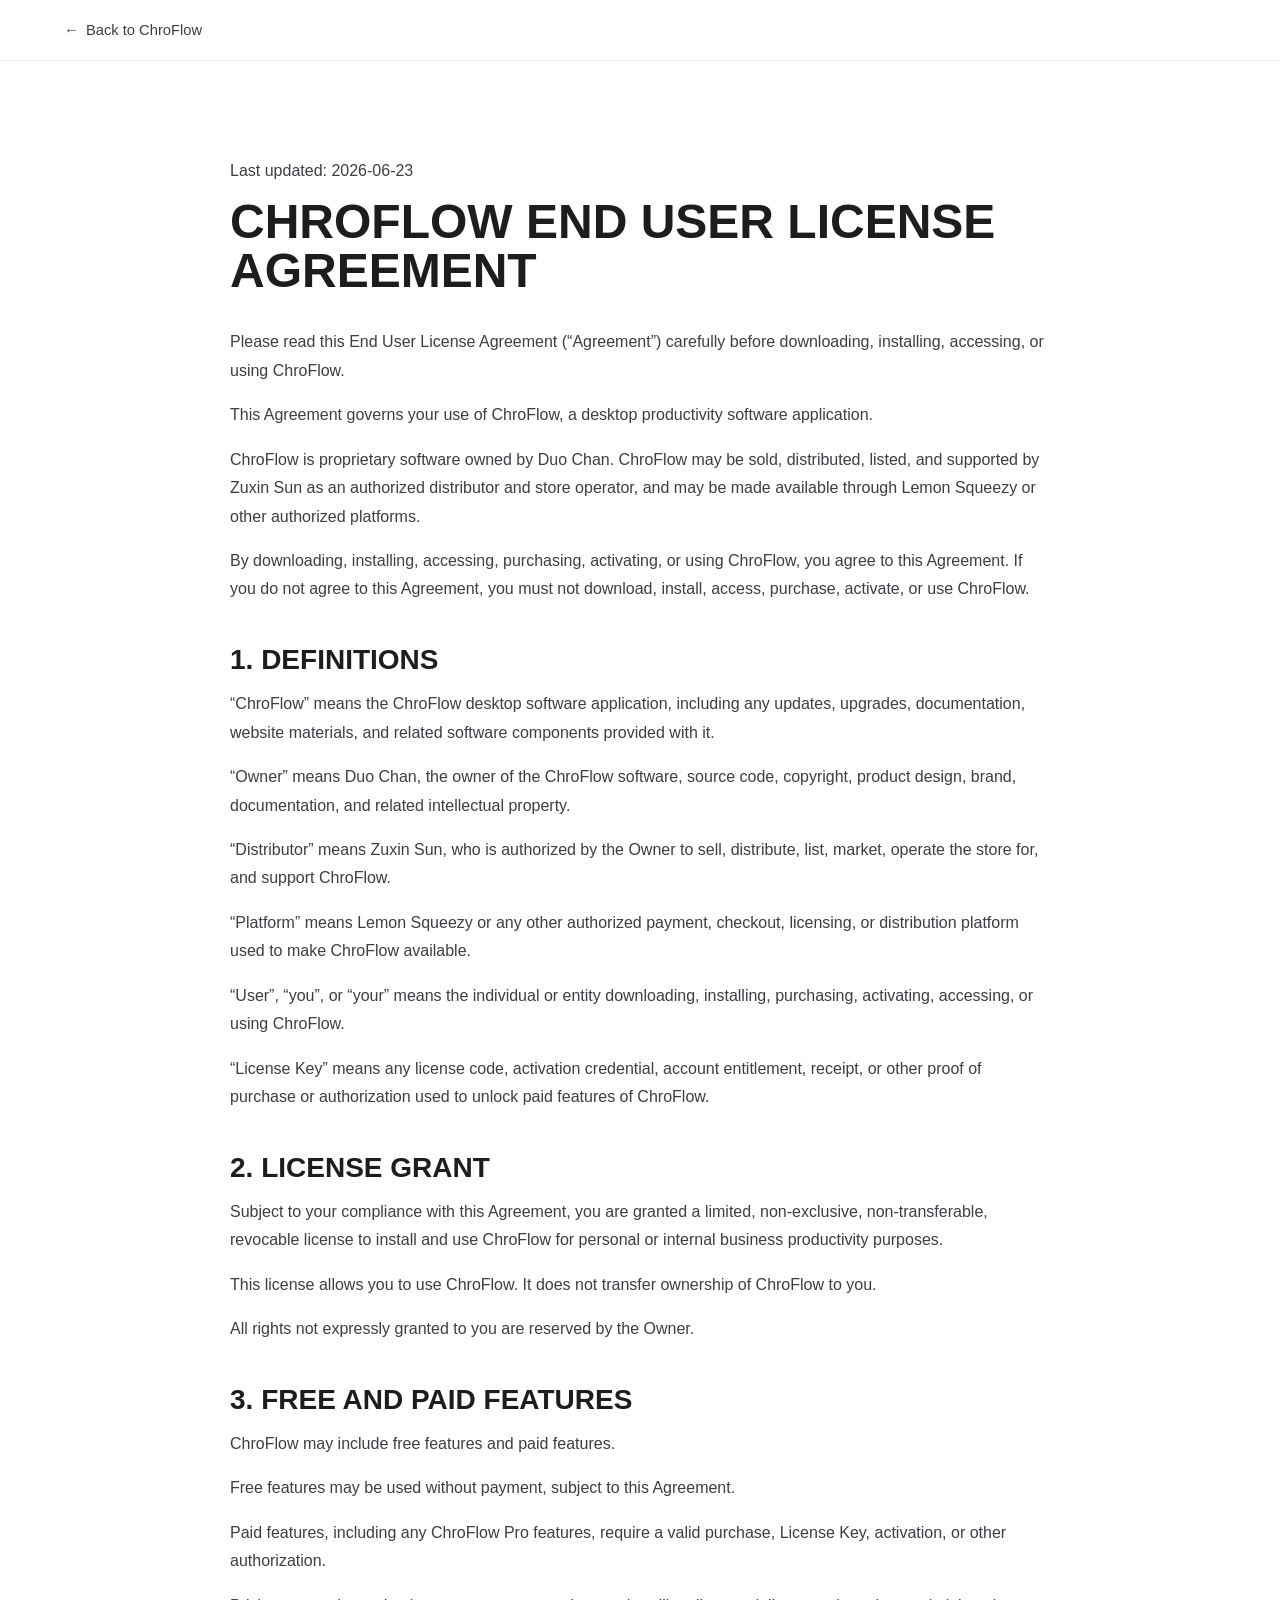
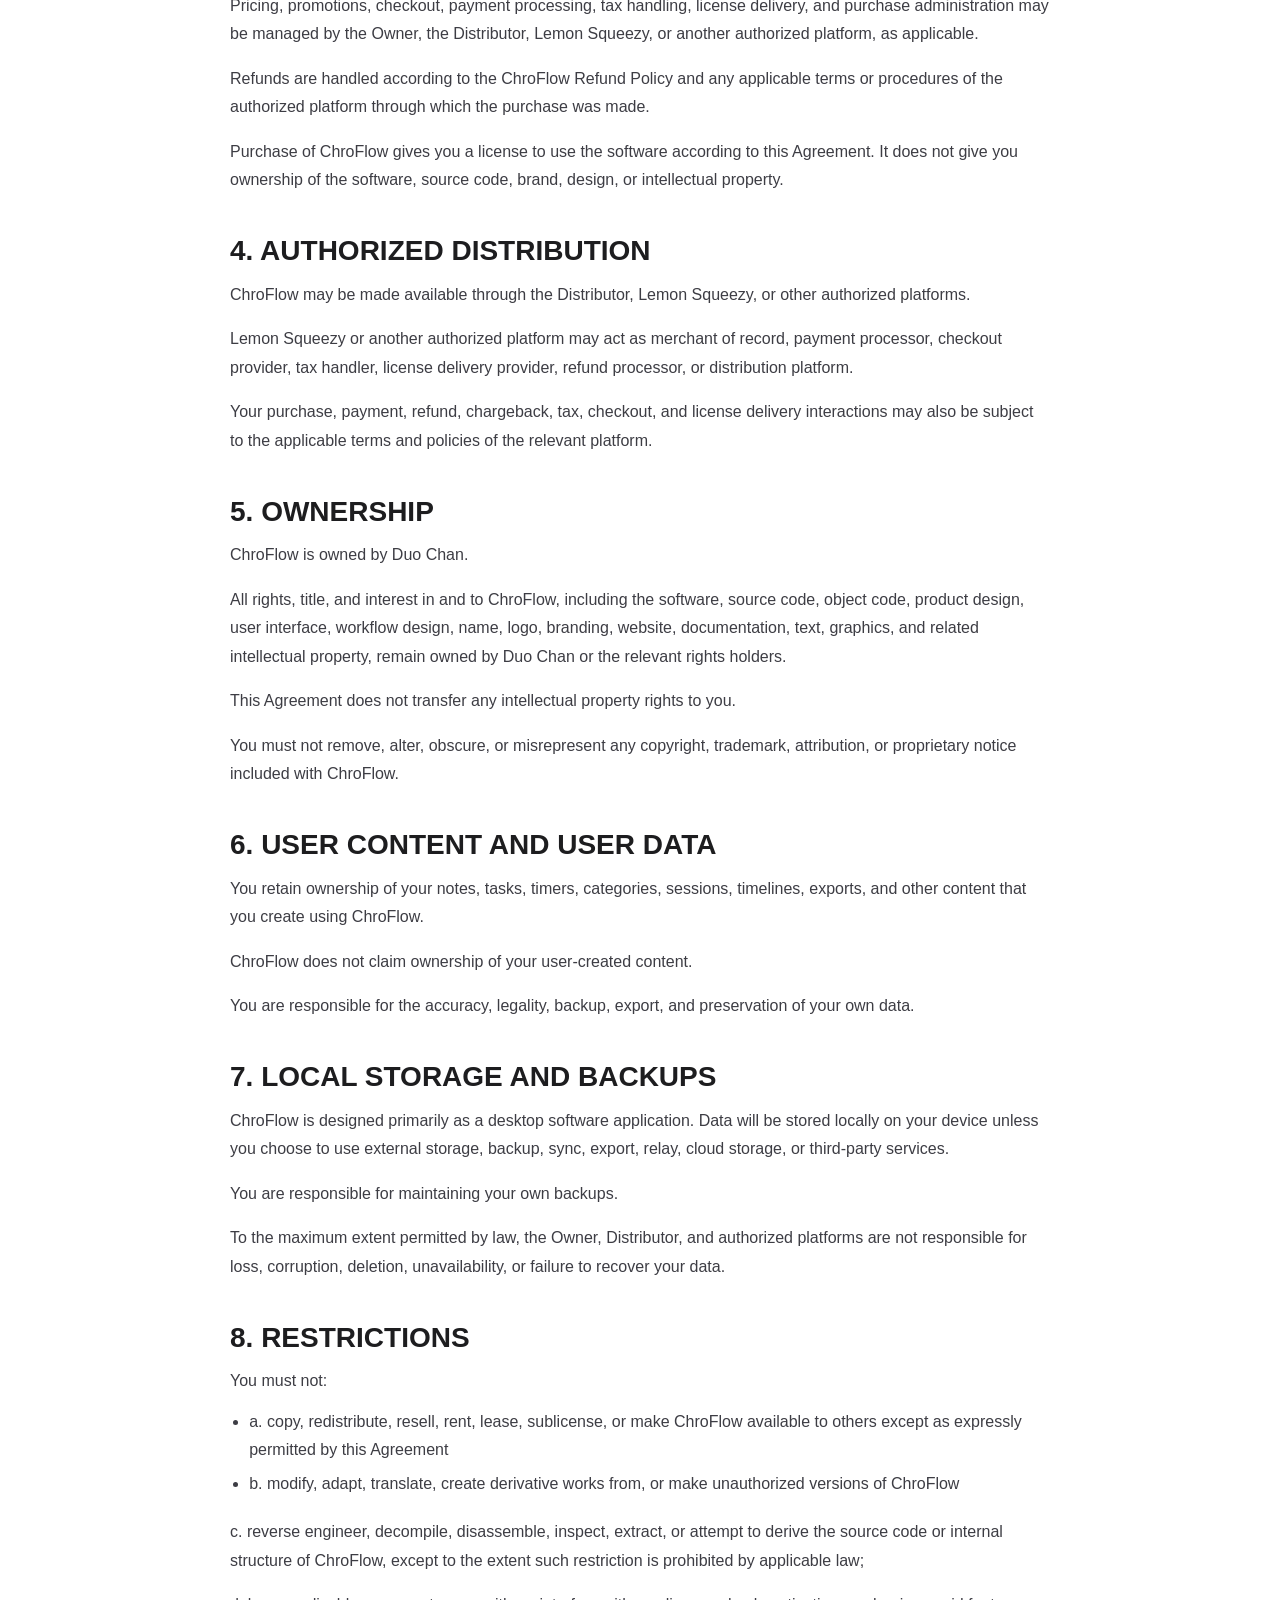
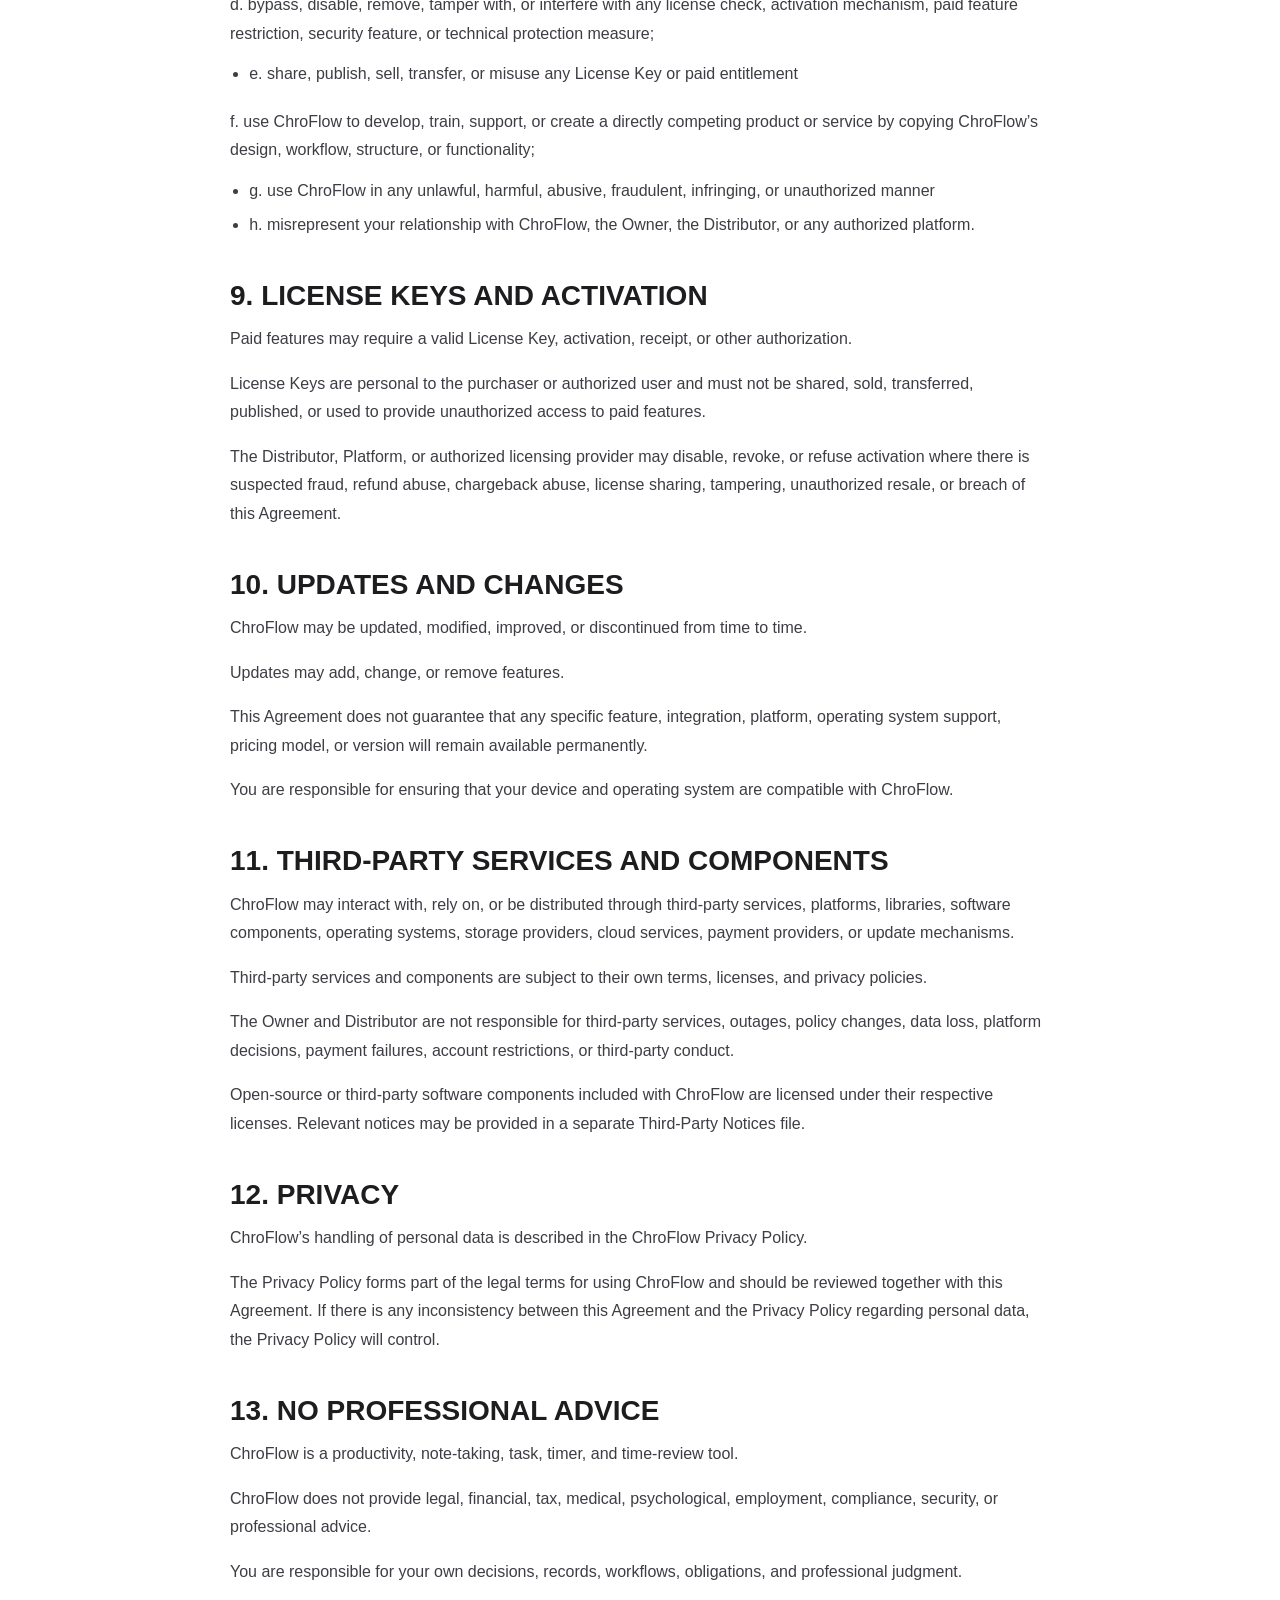
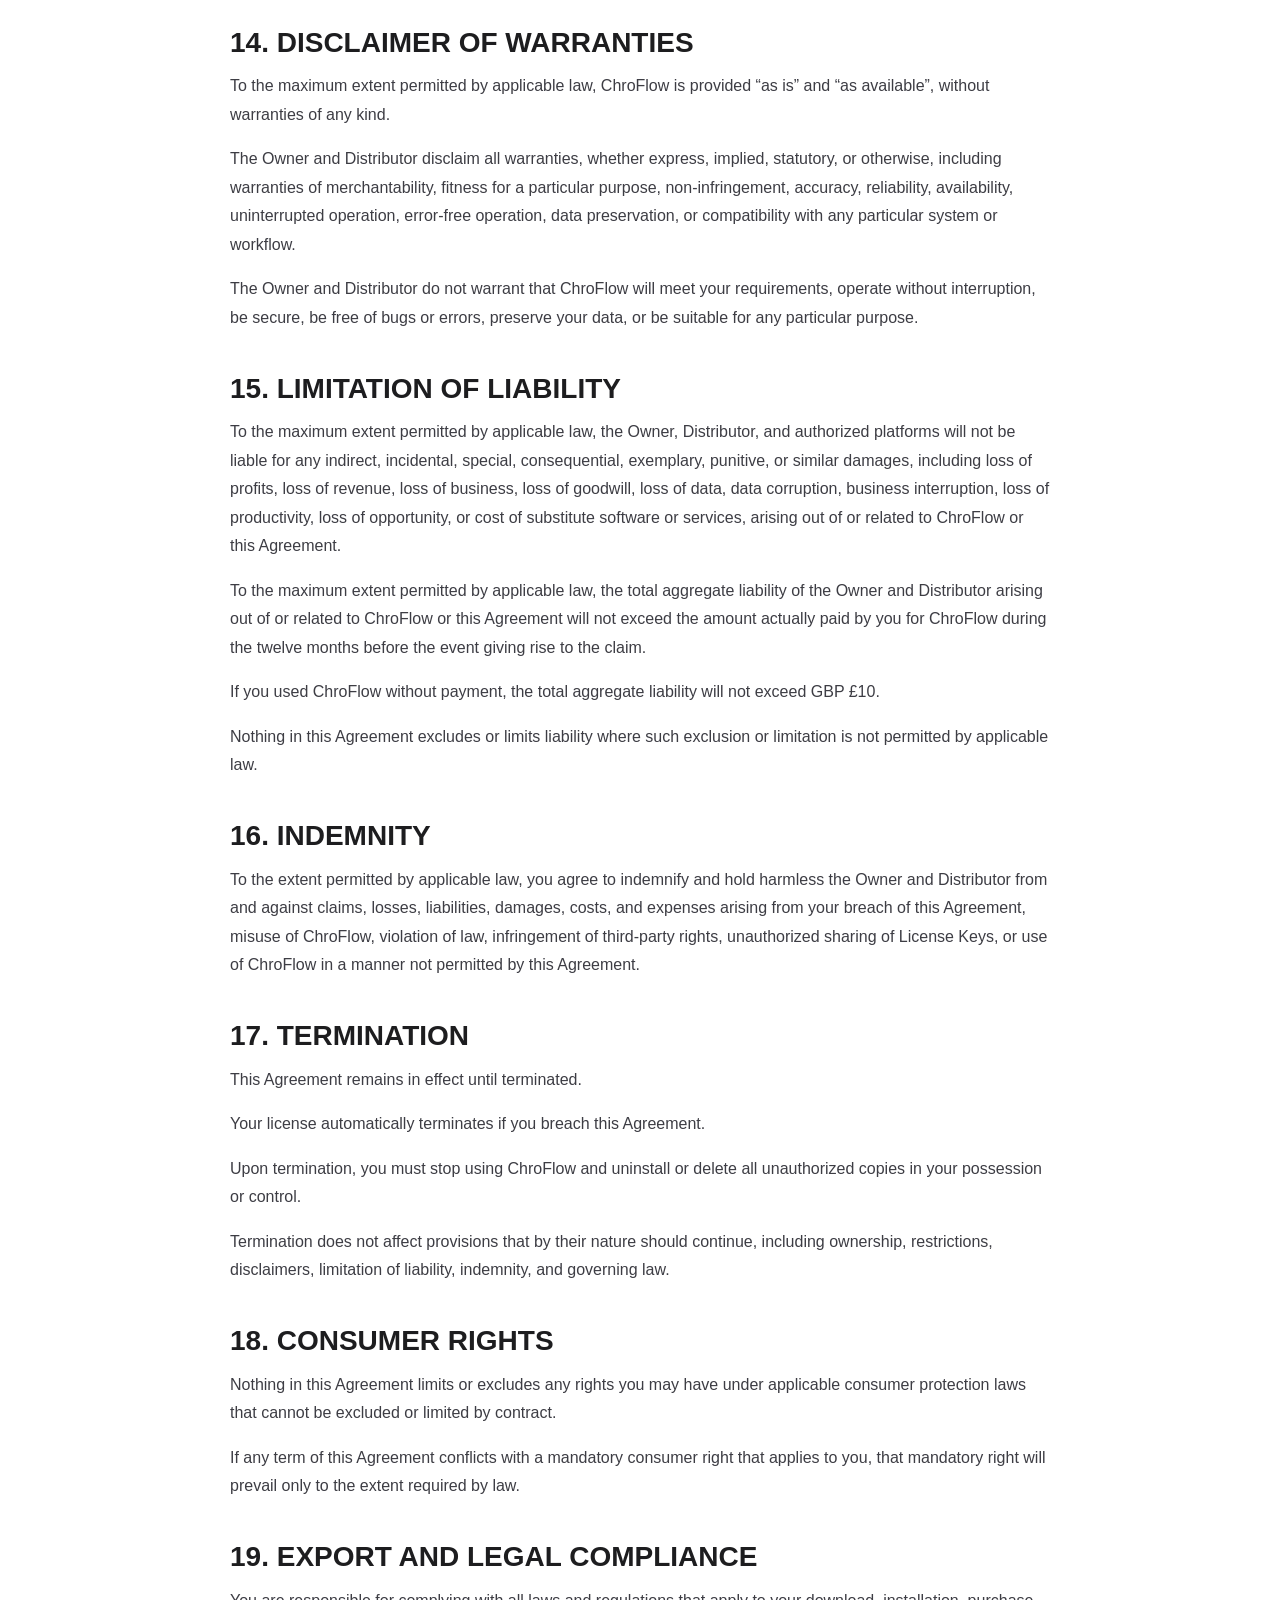
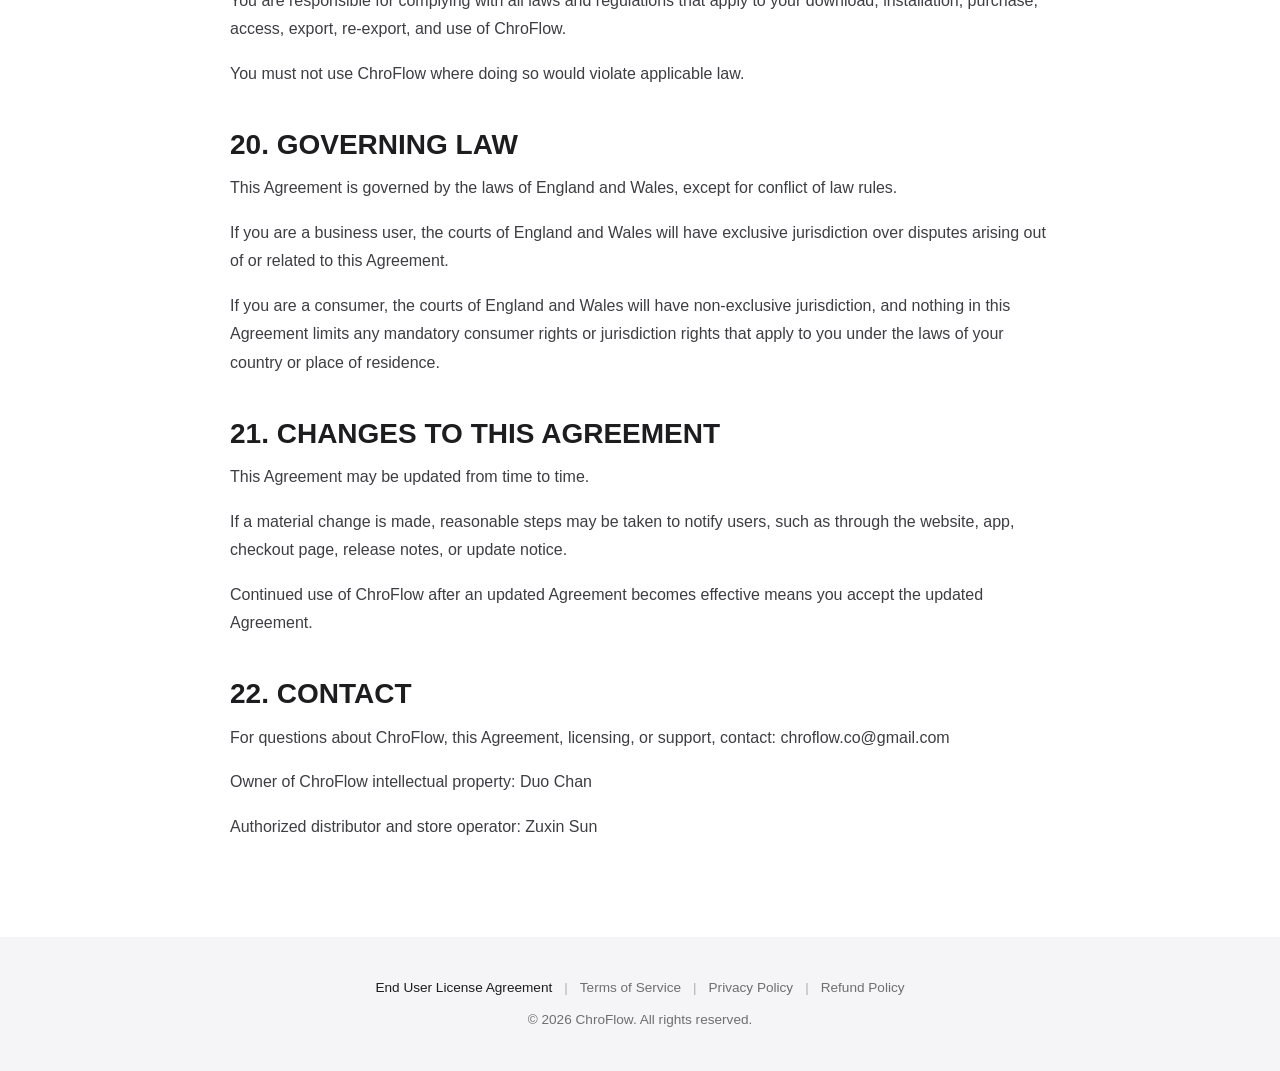
<file: eula.html>
<!doctype html>
<html lang="en">
<head>
  <meta charset="utf-8" />
  <meta name="viewport" content="width=device-width, initial-scale=1" />
  <title>ChroFlow End User License Agreement</title>
  <meta name="description" content="ChroFlow End User License Agreement." />
  <link rel="stylesheet" href="style.css?v=20260523-legal" />
</head>
<body class="legal-page">
  <header class="legal-header">
    <a class="legal-back" href="index.html#legal">Back to ChroFlow</a>
  </header>

  <main class="legal-main">
    <article class="legal-doc">
      <p class="legal-doc__eyebrow" data-legal-updated>Loading...</p>
      <h1 data-legal-title>ChroFlow End User License Agreement</h1>
      <div class="legal-doc__body" data-legal-src="EULA.txt">
        <p>Loading policy...</p>
      </div>
    </article>
  </main>

  <footer class="footer" role="contentinfo">
    <div class="footer__inner">
      <nav class="footer__links" aria-label="Legal links">
        <a href="eula.html" aria-current="page">End User License Agreement</a>
        <a href="terms.html">Terms of Service</a>
        <a href="privacy.html">Privacy Policy</a>
        <a href="refund.html">Refund Policy</a>
      </nav>
      <p class="footer__copy">© 2026 ChroFlow. All rights reserved.</p>
    </div>
  </footer>

  <script src="legal.js?v=20260523-legal"></script>
</body>
</html>
</file>
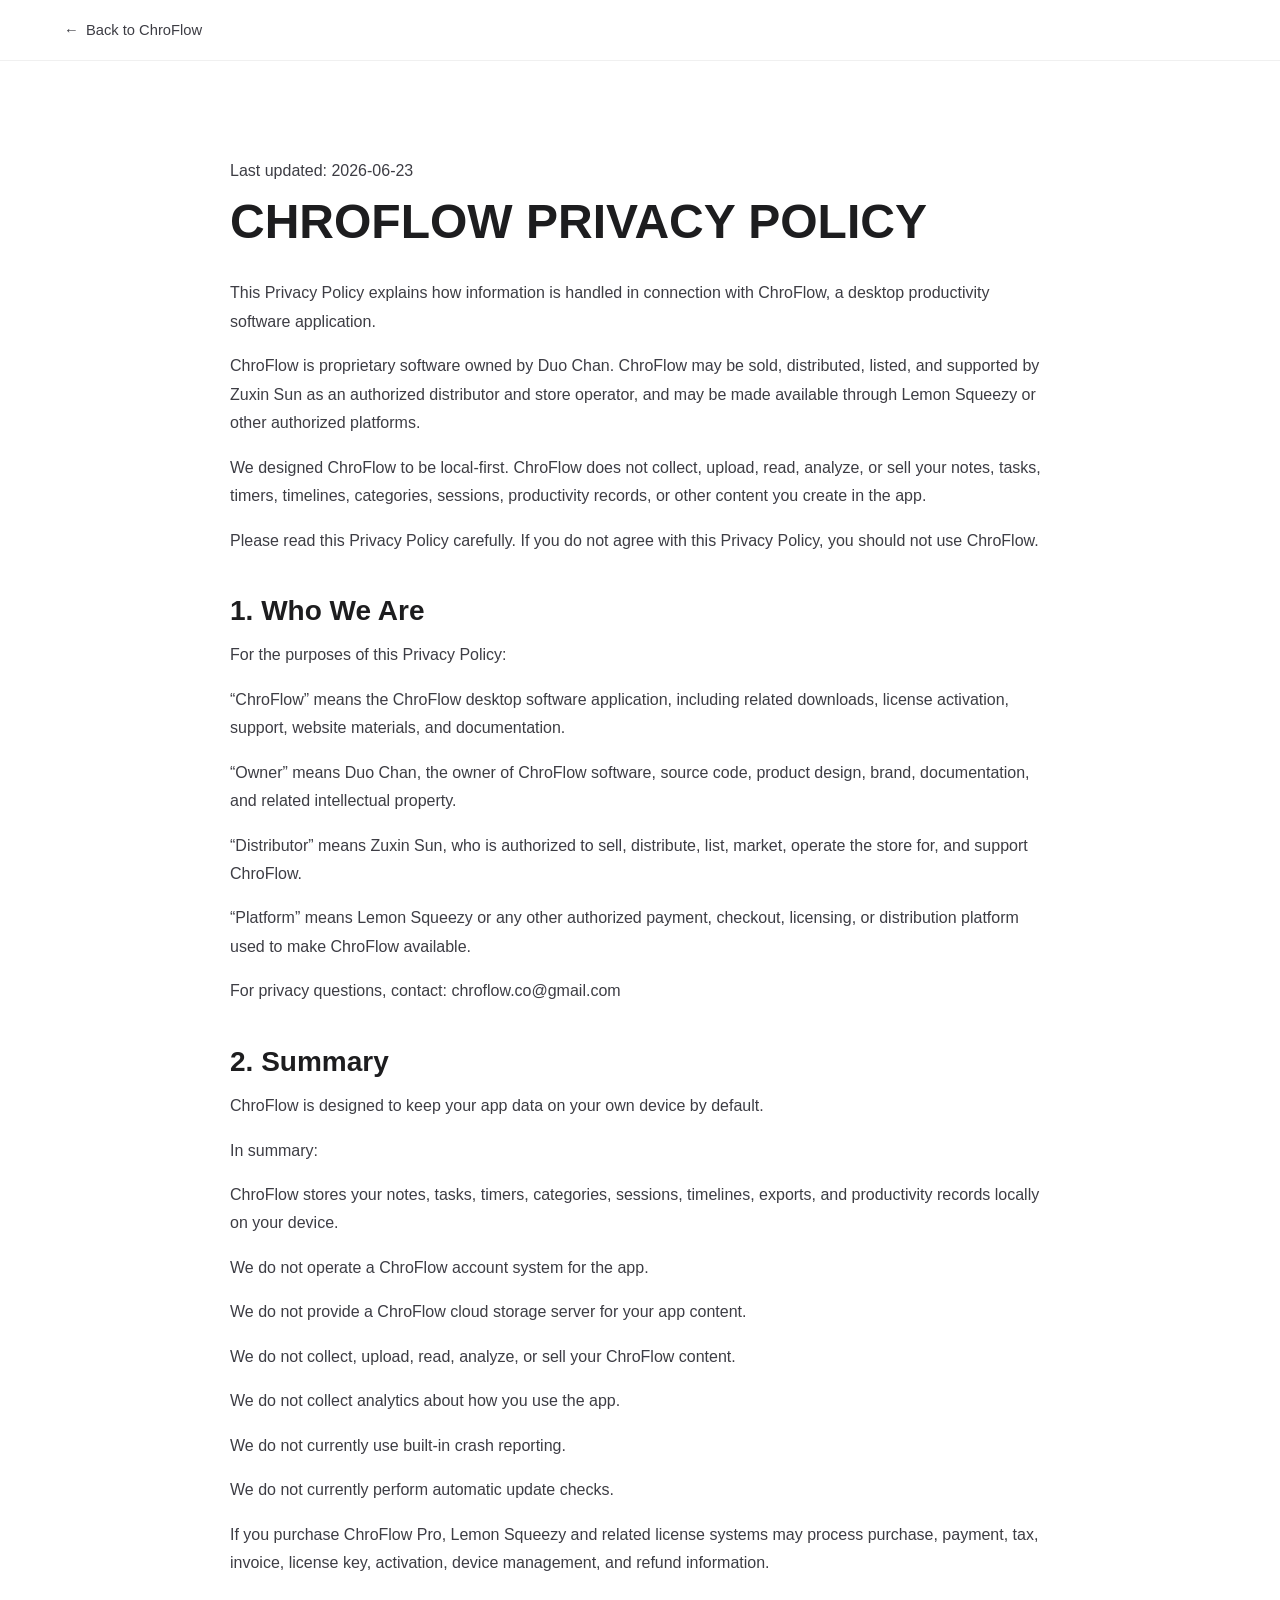
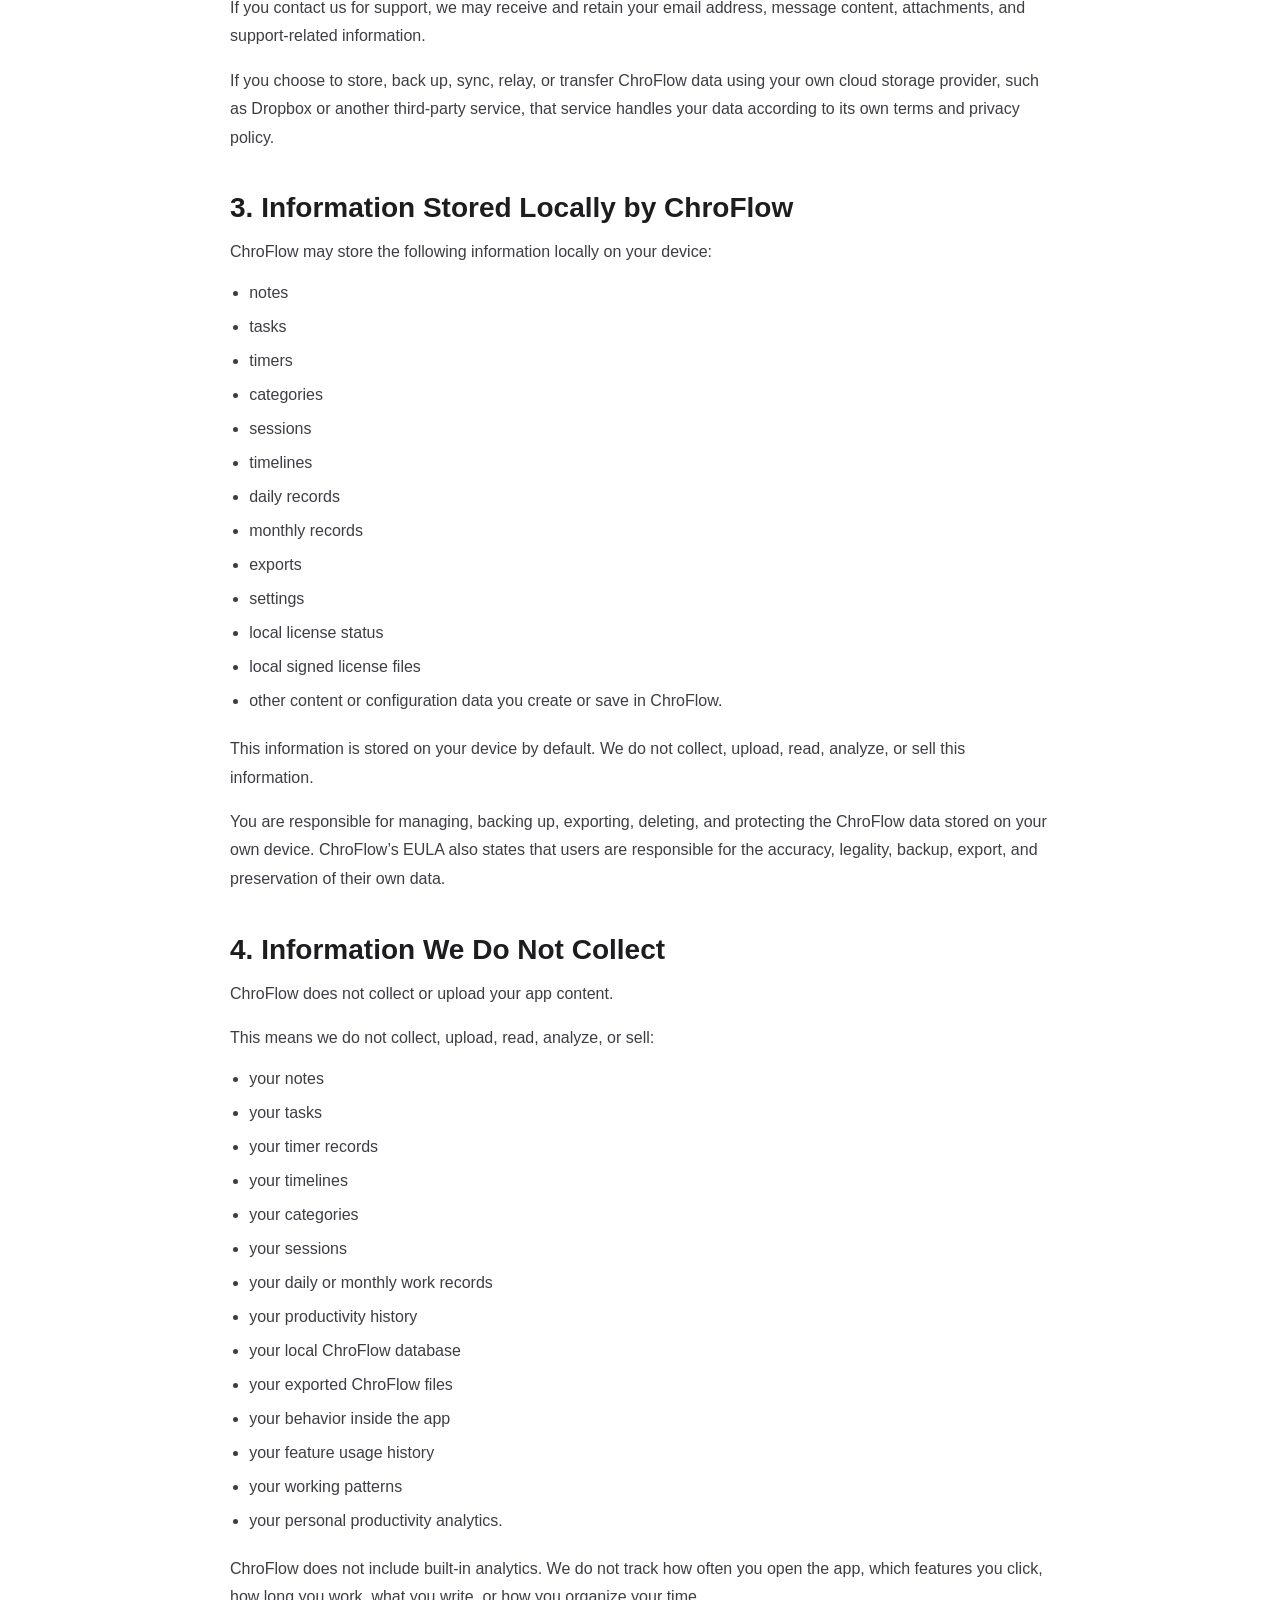
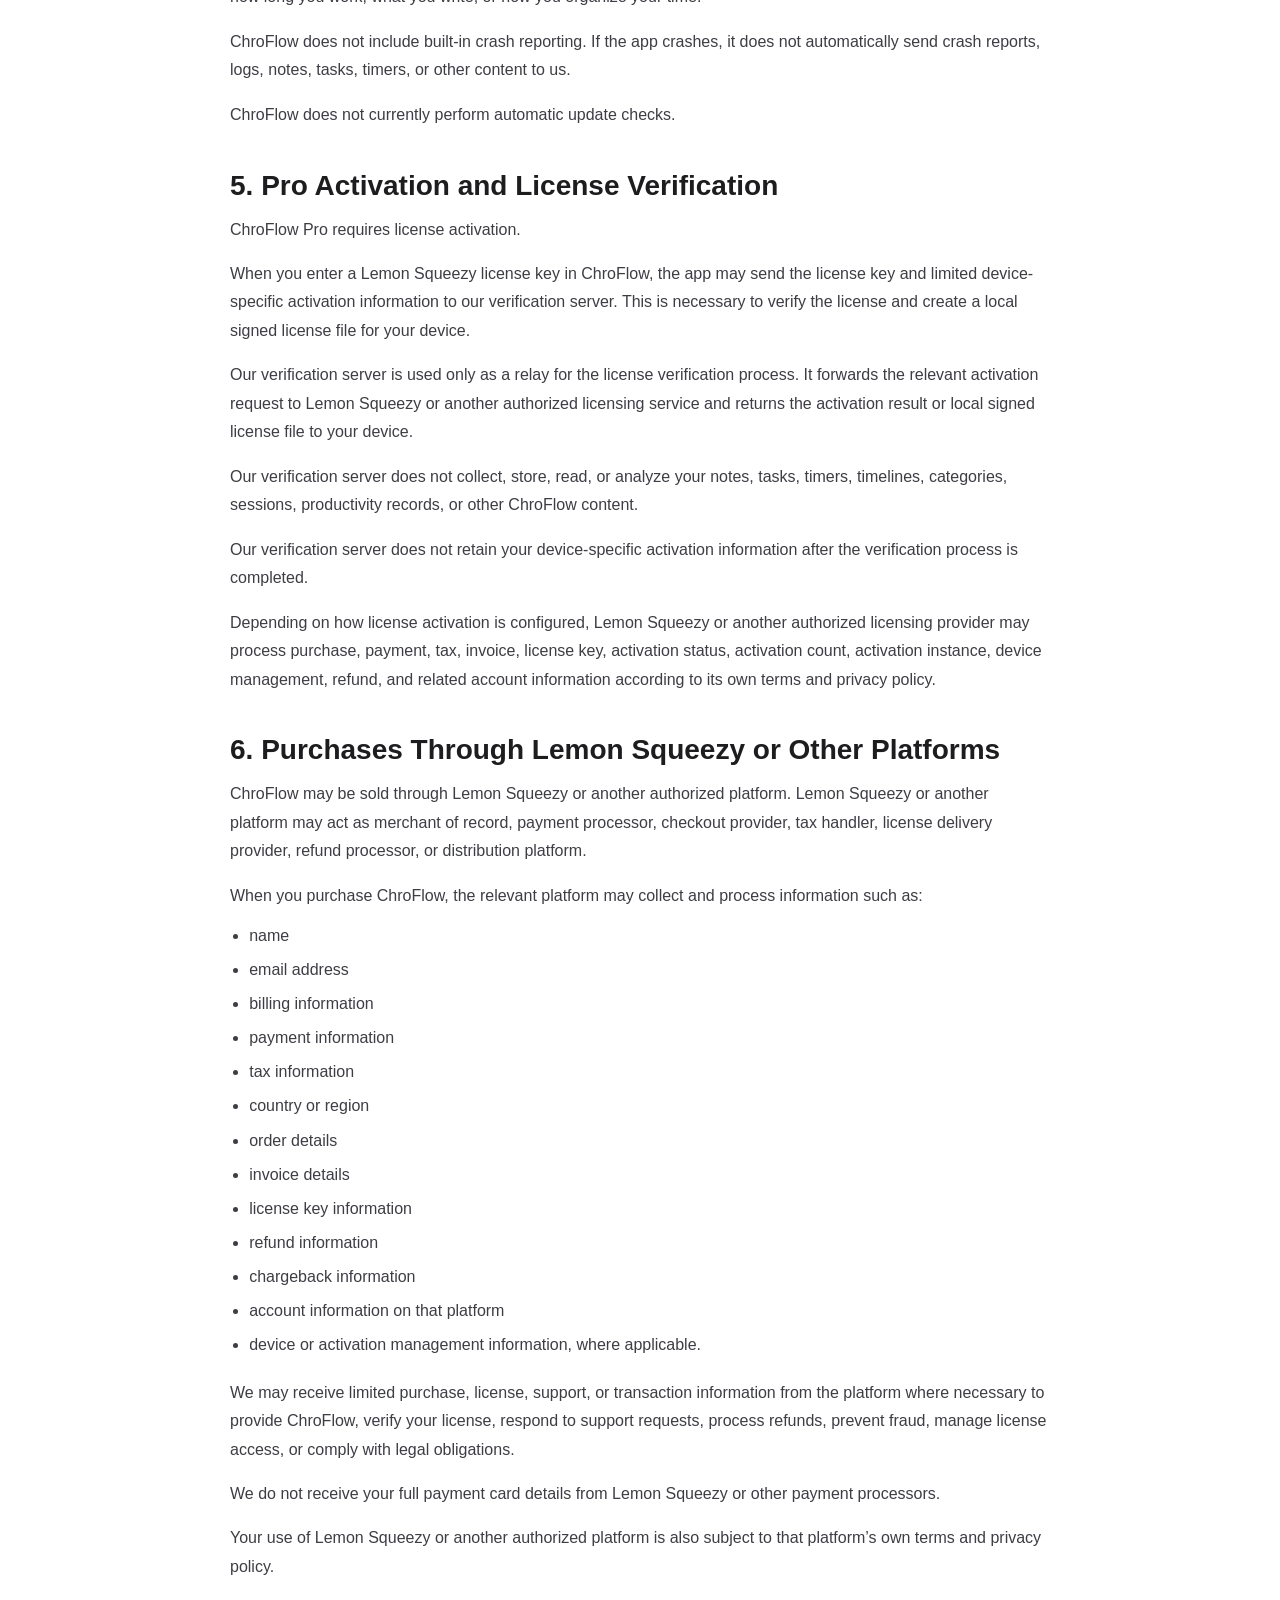
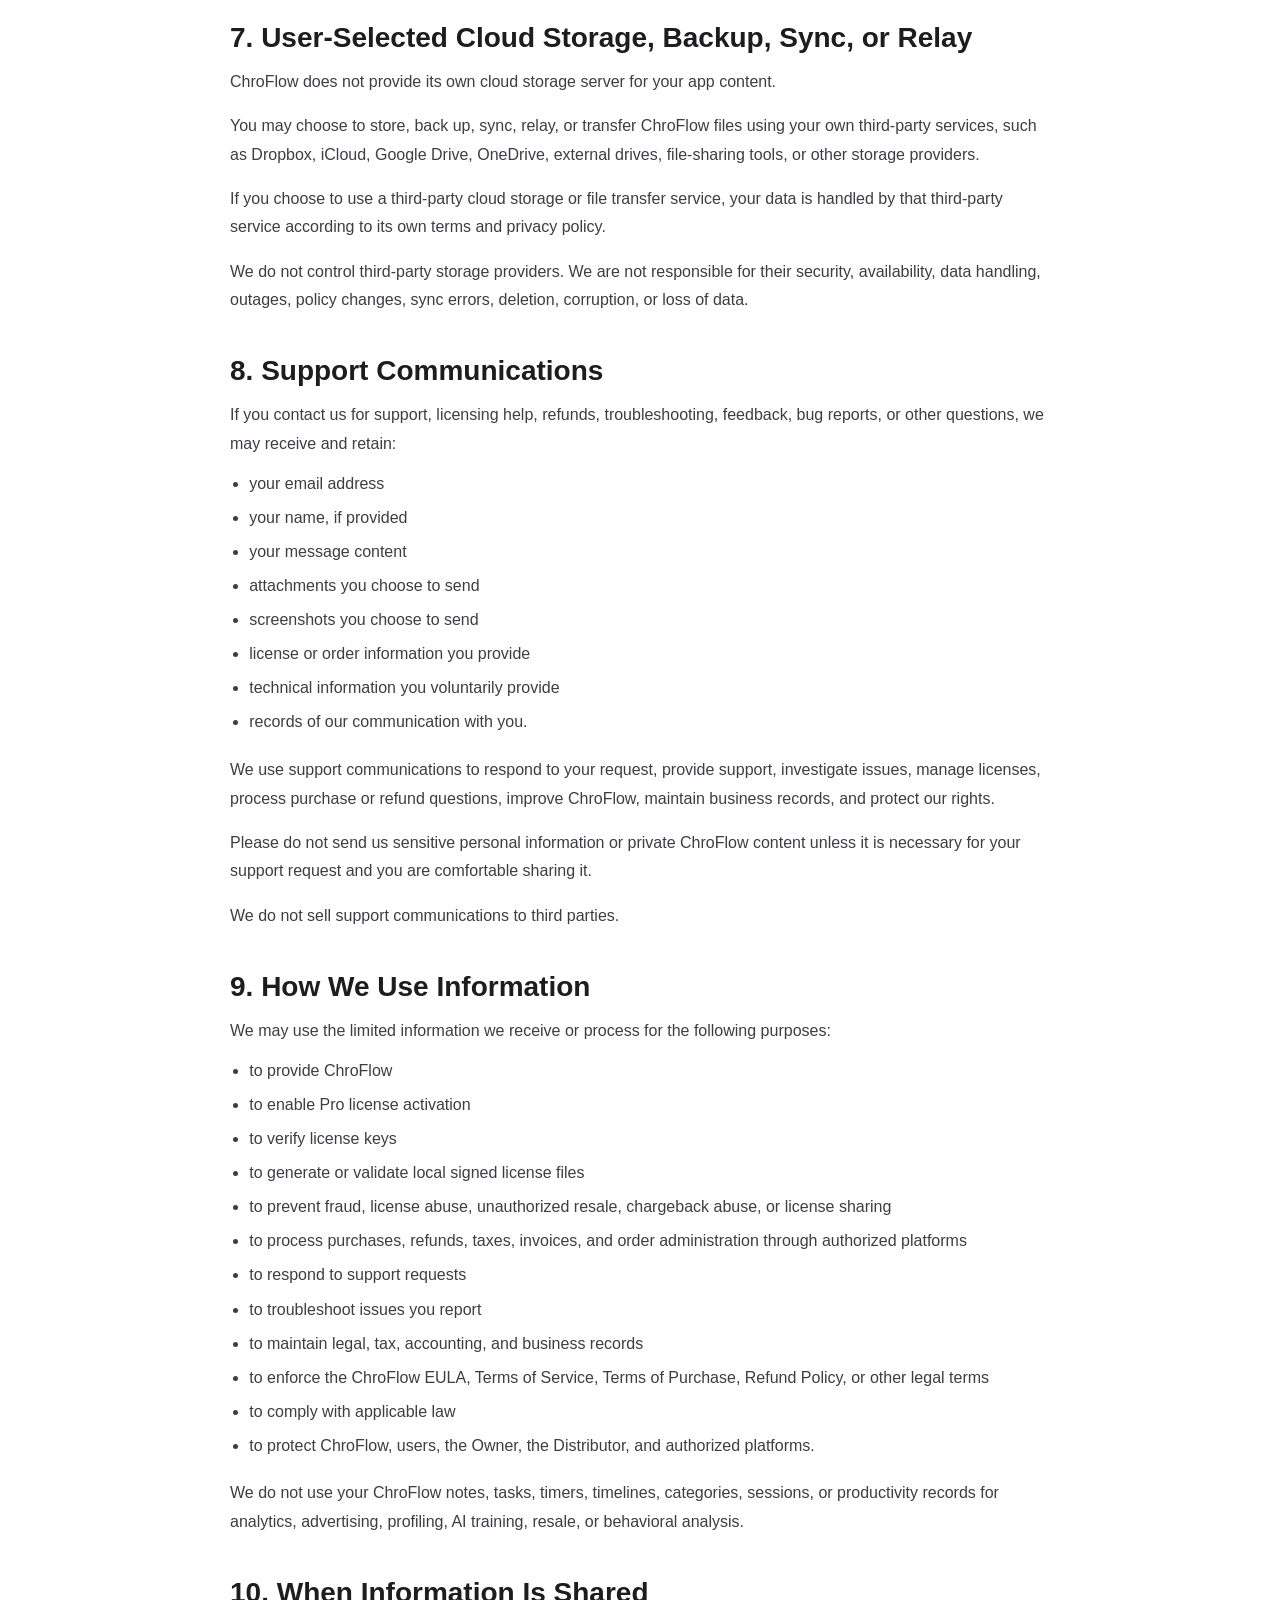
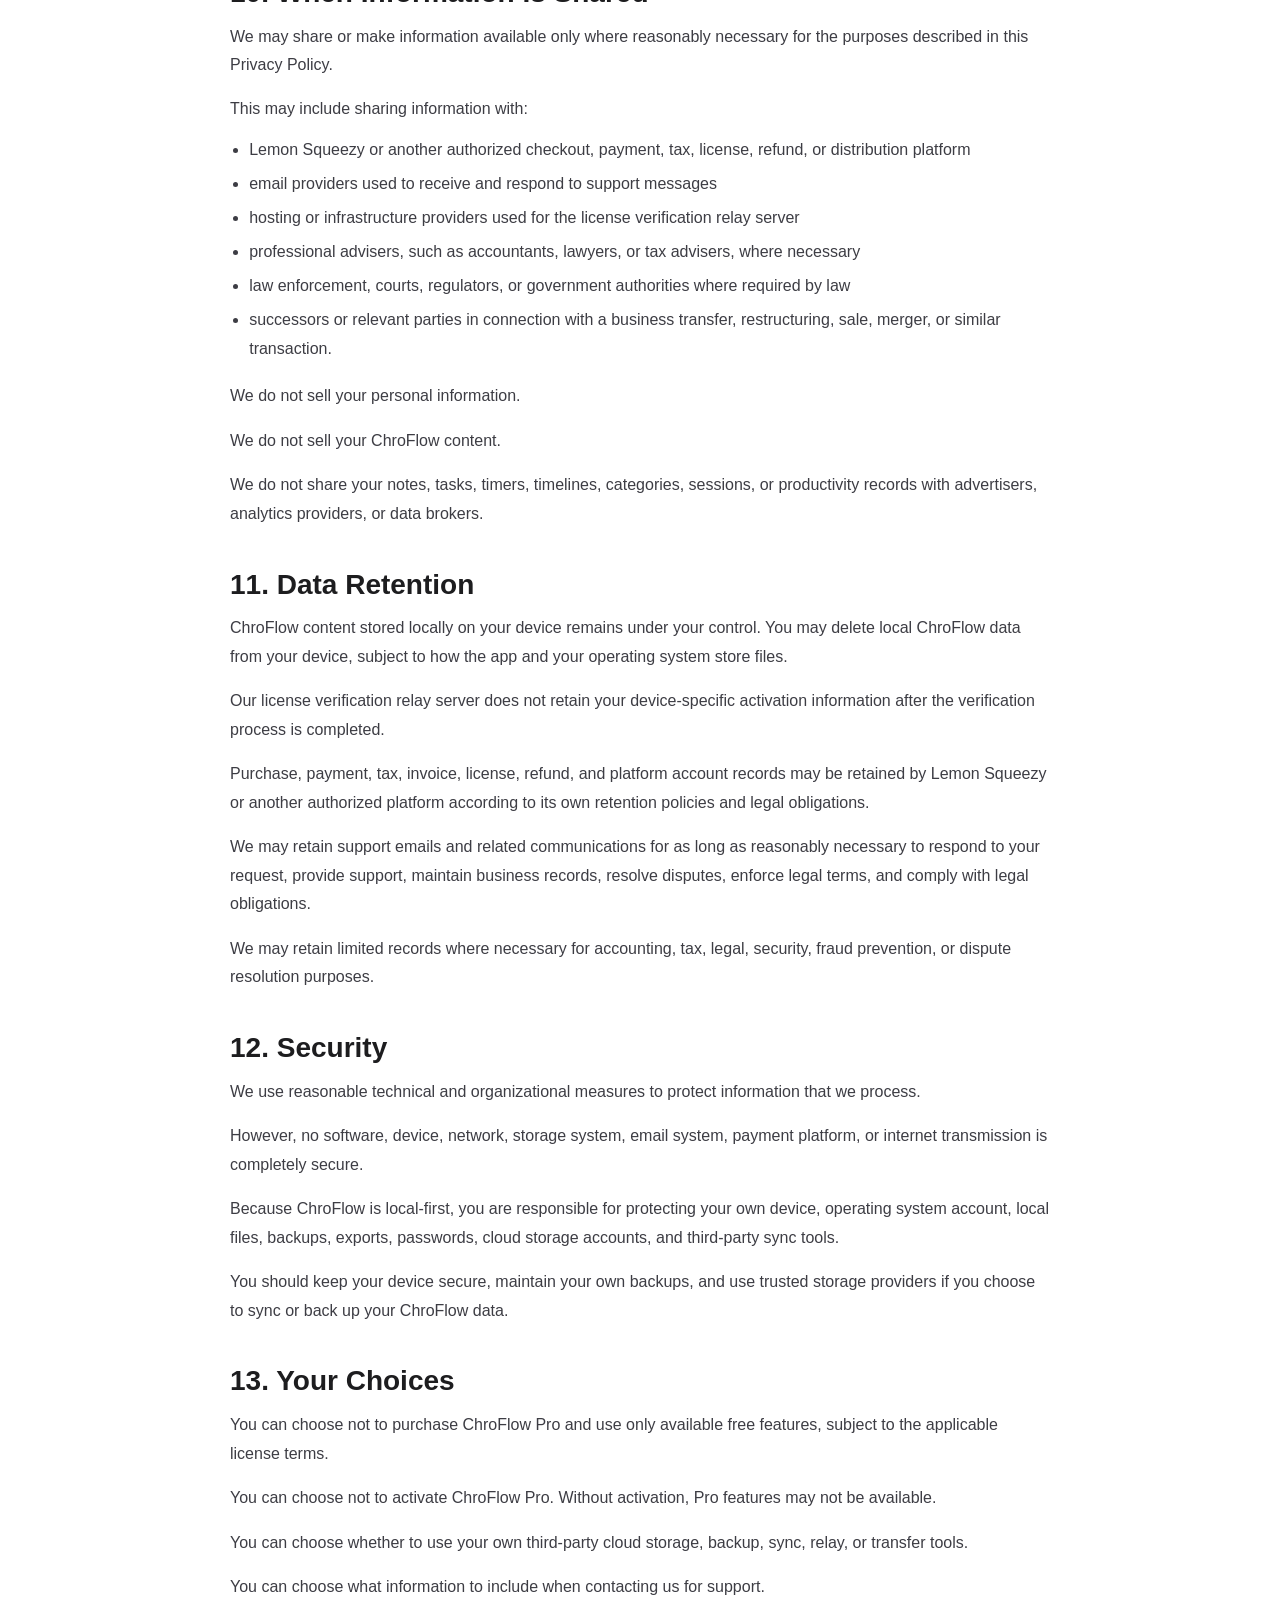
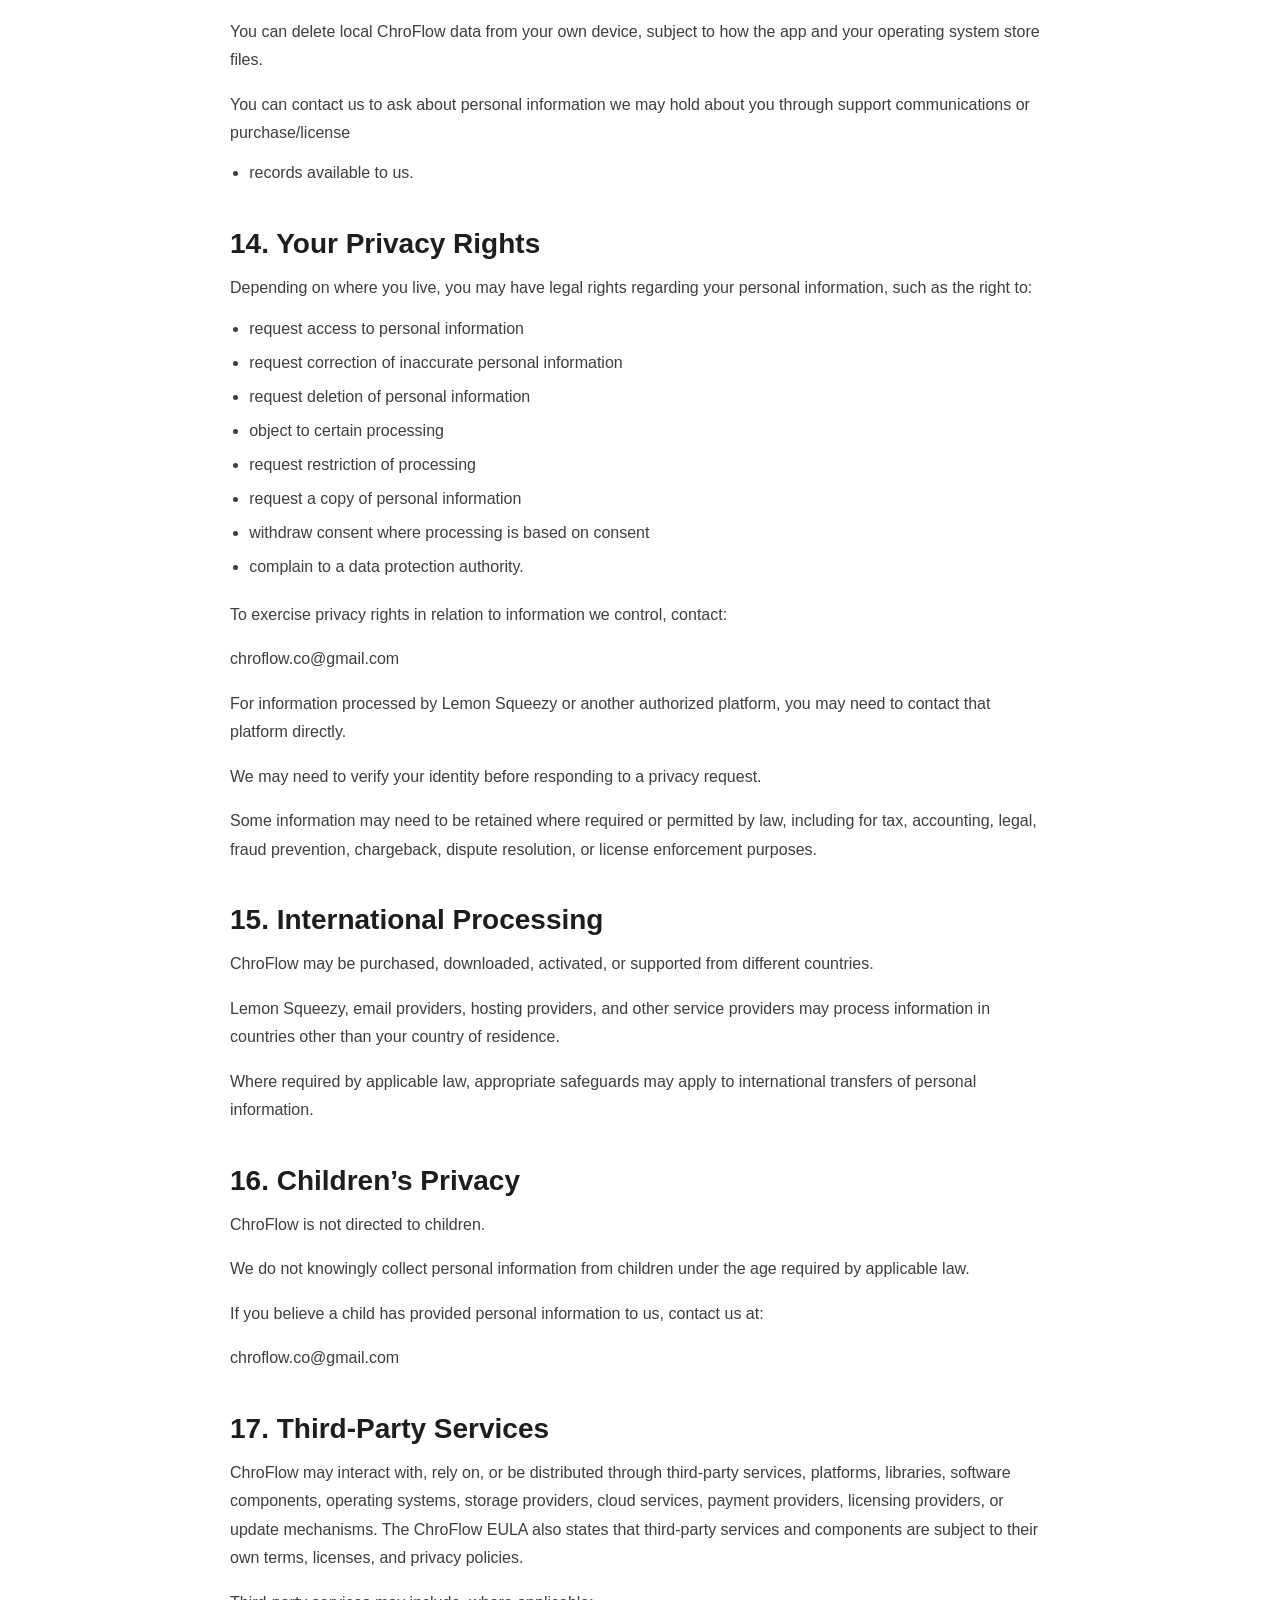
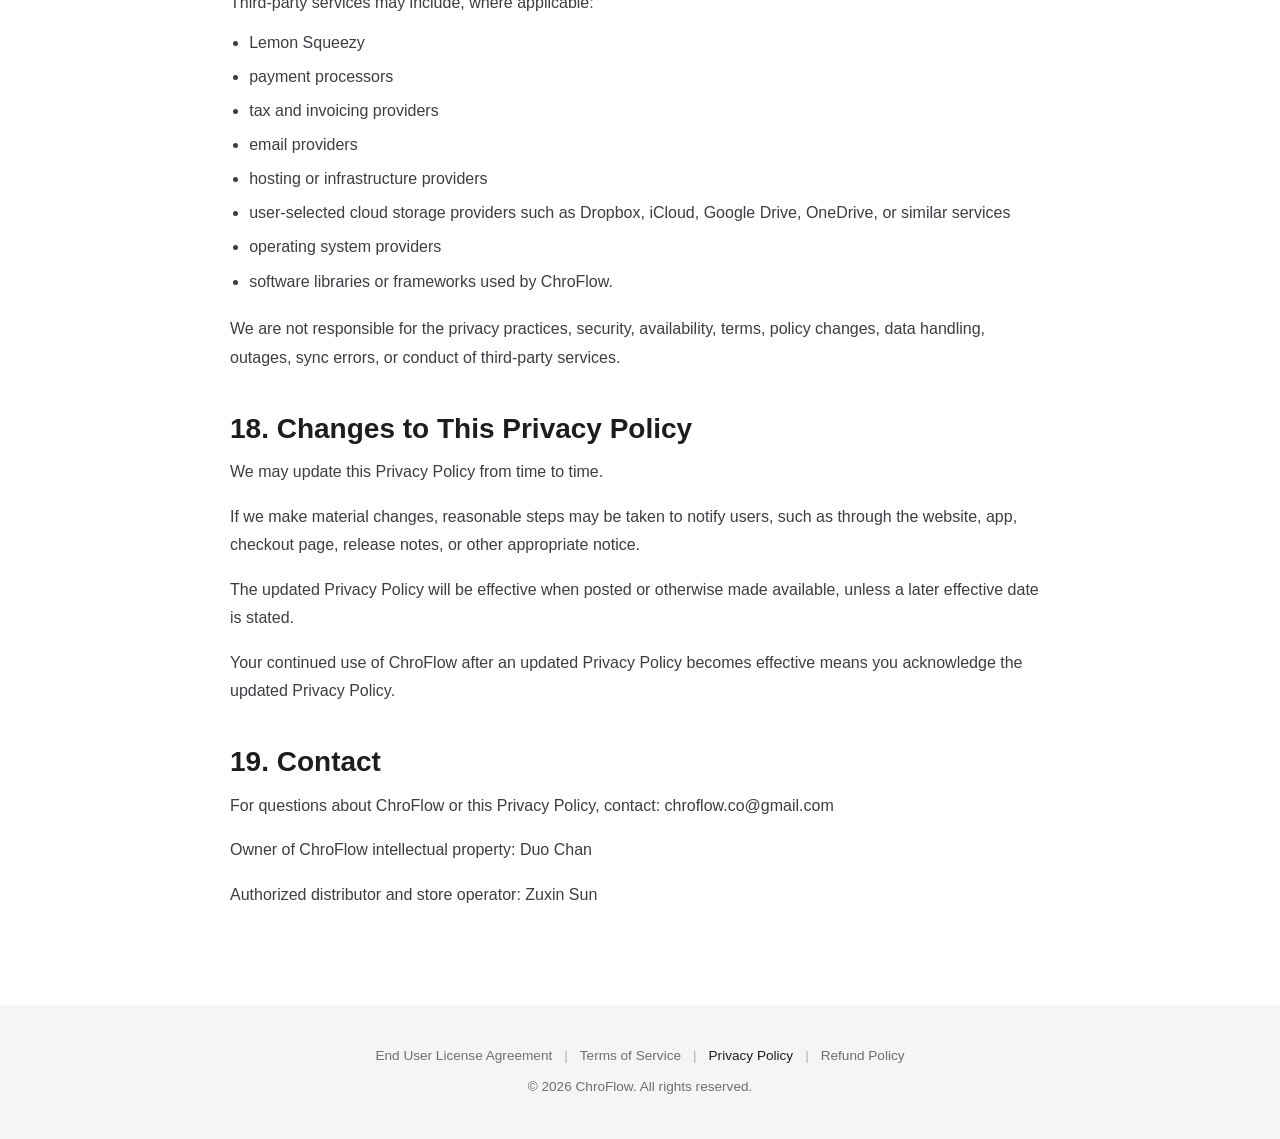
<file: privacy.html>
<!doctype html>
<html lang="en">
<head>
  <meta charset="utf-8" />
  <meta name="viewport" content="width=device-width, initial-scale=1" />
  <title>ChroFlow Privacy Policy</title>
  <meta name="description" content="ChroFlow Privacy Policy." />
  <link rel="stylesheet" href="style.css?v=20260523-legal" />
</head>
<body class="legal-page">
  <header class="legal-header">
    <a class="legal-back" href="index.html#legal">Back to ChroFlow</a>
  </header>

  <main class="legal-main">
    <article class="legal-doc">
      <p class="legal-doc__eyebrow" data-legal-updated>Loading...</p>
      <h1 data-legal-title>ChroFlow Privacy Policy</h1>
      <div class="legal-doc__body" data-legal-src="Privacy Policy.txt">
        <p>Loading policy...</p>
      </div>
    </article>
  </main>

  <footer class="footer" role="contentinfo">
    <div class="footer__inner">
      <nav class="footer__links" aria-label="Legal links">
        <a href="eula.html">End User License Agreement</a>
        <a href="terms.html">Terms of Service</a>
        <a href="privacy.html" aria-current="page">Privacy Policy</a>
        <a href="refund.html">Refund Policy</a>
      </nav>
      <p class="footer__copy">© 2026 ChroFlow. All rights reserved.</p>
    </div>
  </footer>

  <script src="legal.js?v=20260523-legal"></script>
</body>
</html>
</file>
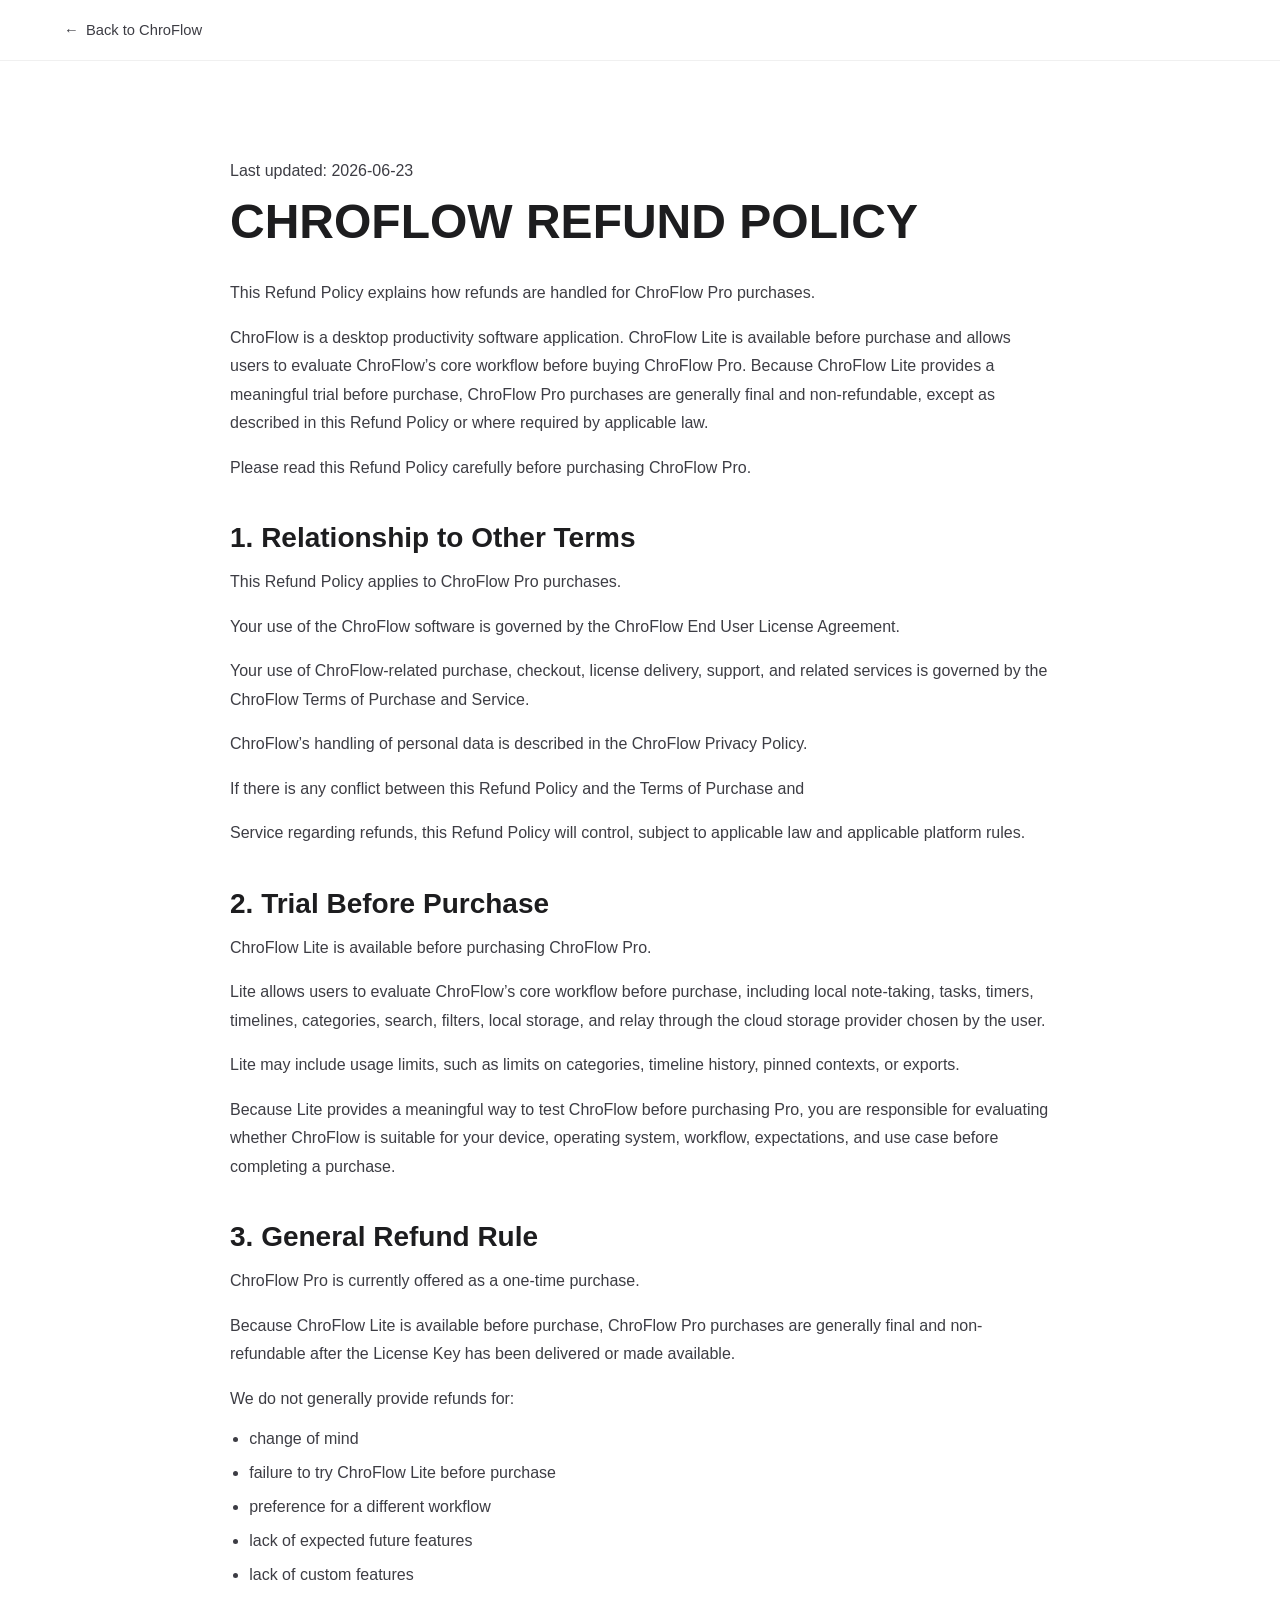
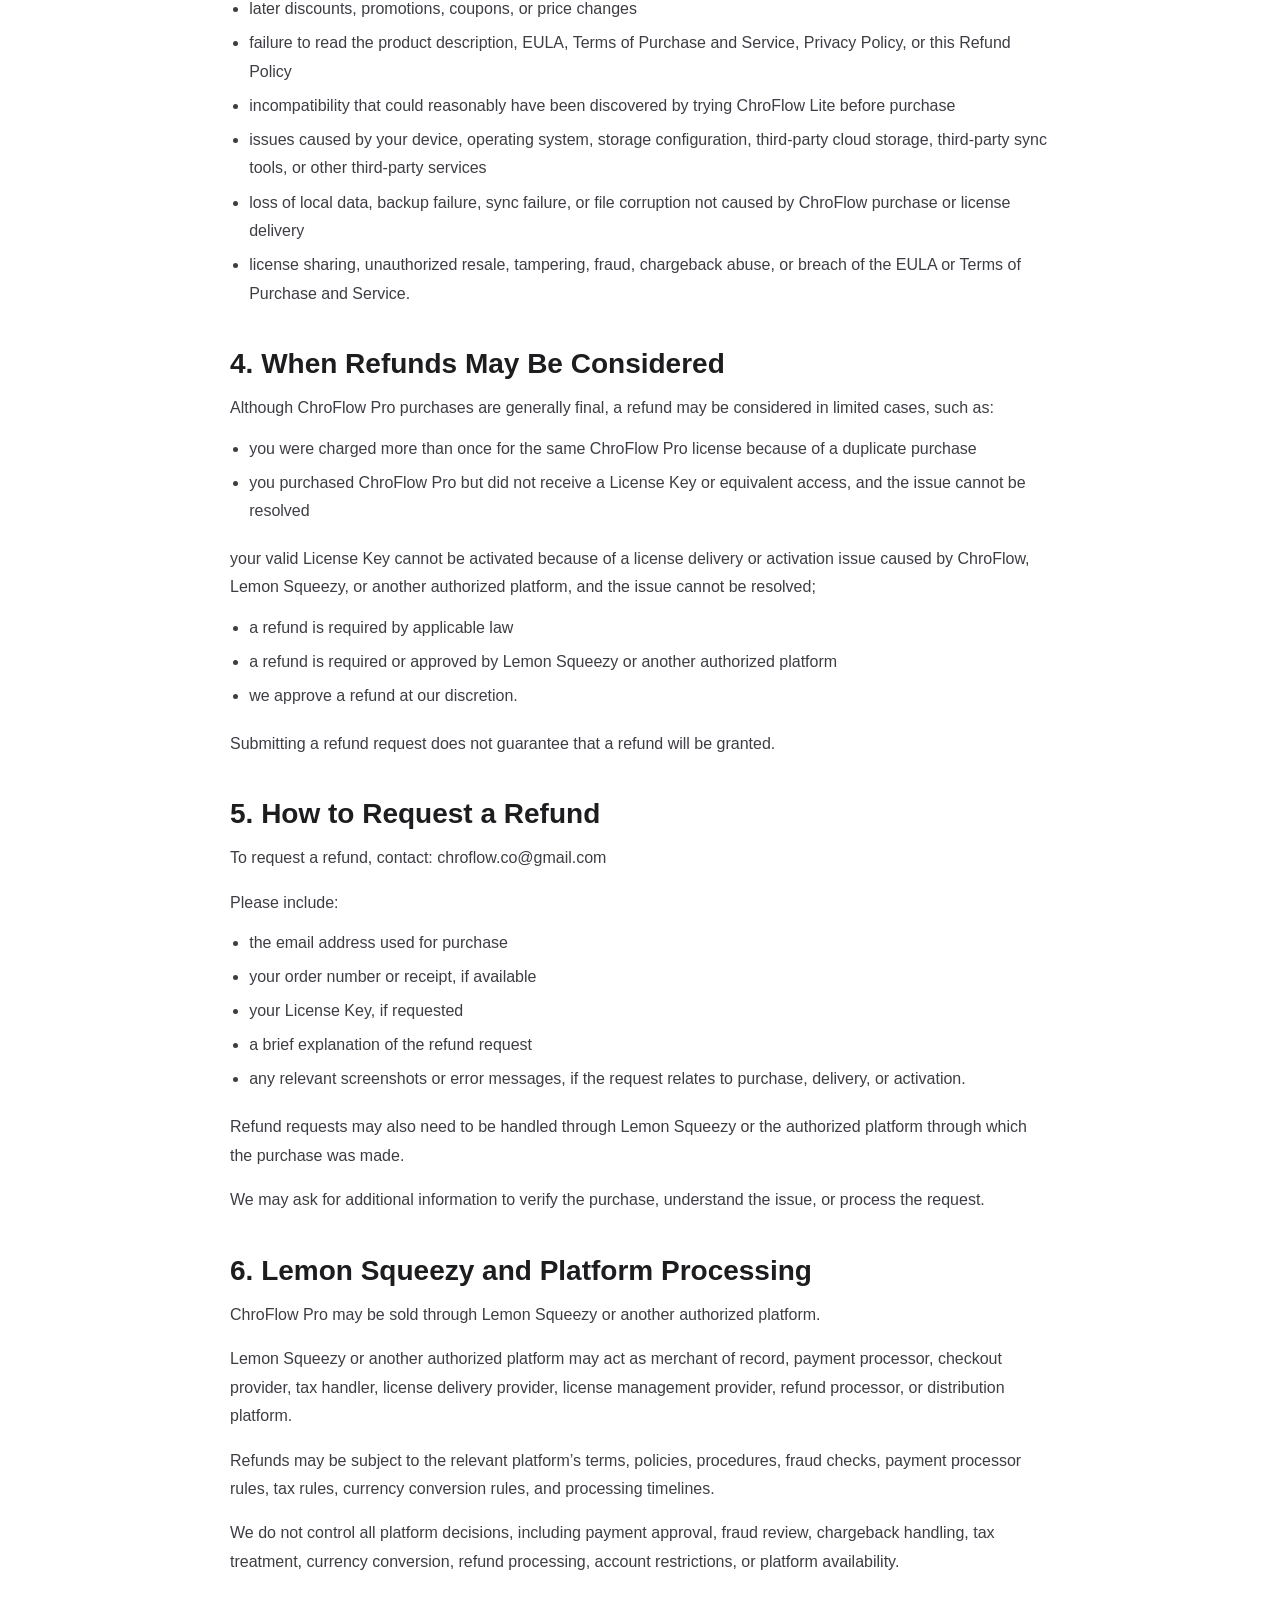
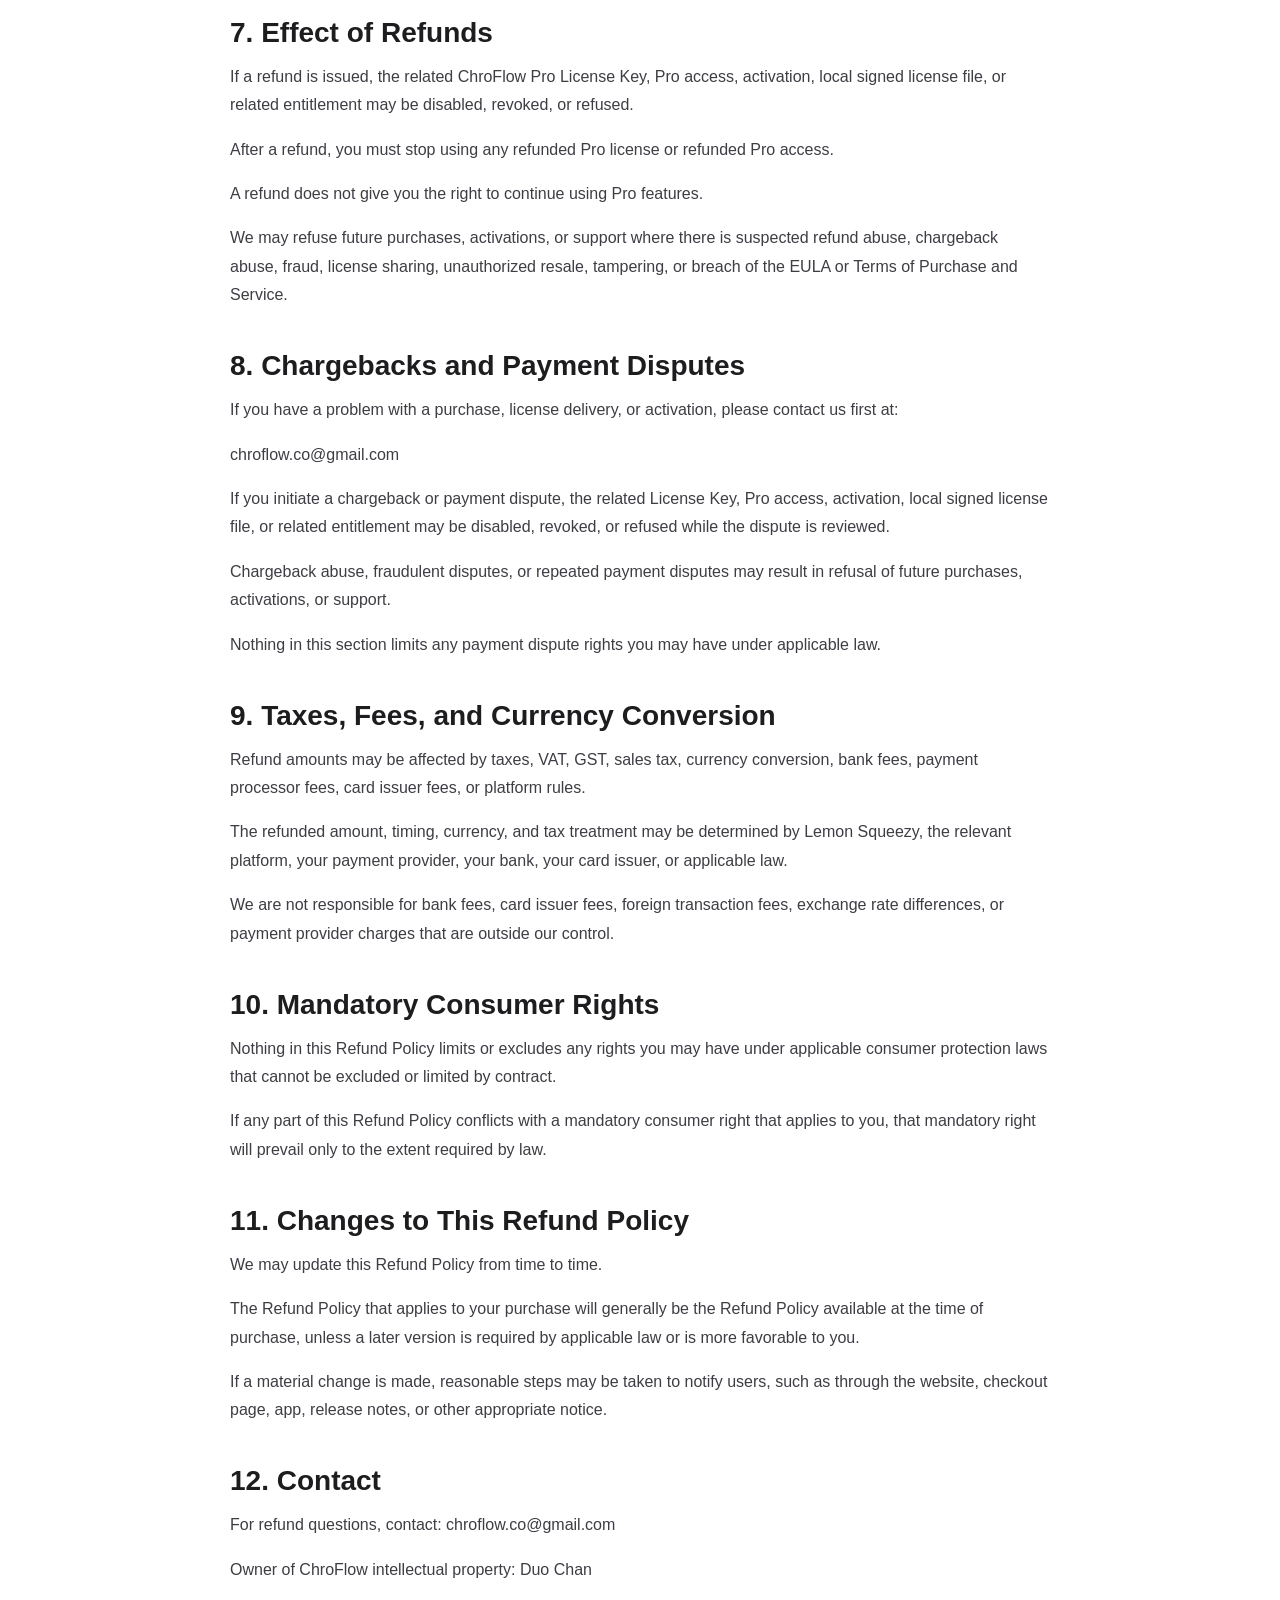
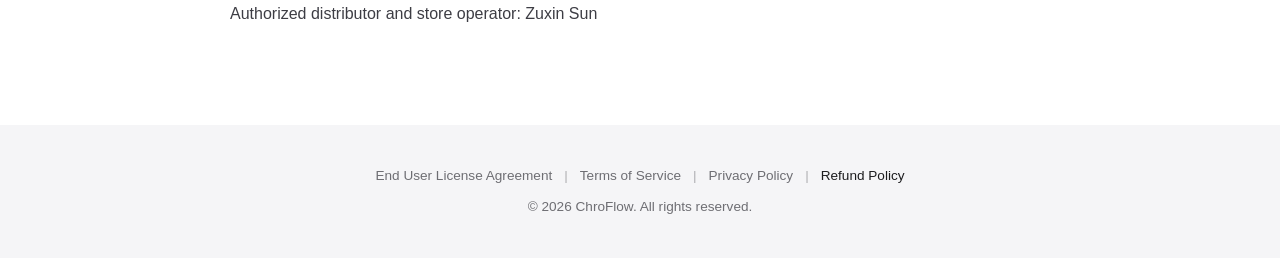
<file: refund.html>
<!doctype html>
<html lang="en">
<head>
  <meta charset="utf-8" />
  <meta name="viewport" content="width=device-width, initial-scale=1" />
  <title>ChroFlow Refund Policy</title>
  <meta name="description" content="ChroFlow Refund Policy." />
  <link rel="stylesheet" href="style.css?v=20260523-legal" />
</head>
<body class="legal-page">
  <header class="legal-header">
    <a class="legal-back" href="index.html#legal">Back to ChroFlow</a>
  </header>

  <main class="legal-main">
    <article class="legal-doc">
      <p class="legal-doc__eyebrow" data-legal-updated>Loading...</p>
      <h1 data-legal-title>ChroFlow Refund Policy</h1>
      <div class="legal-doc__body" data-legal-src="refund.txt">
        <p>Loading policy...</p>
      </div>
    </article>
  </main>

  <footer class="footer" role="contentinfo">
    <div class="footer__inner">
      <nav class="footer__links" aria-label="Legal links">
        <a href="eula.html">End User License Agreement</a>
        <a href="terms.html">Terms of Service</a>
        <a href="privacy.html">Privacy Policy</a>
        <a href="refund.html" aria-current="page">Refund Policy</a>
      </nav>
      <p class="footer__copy">© 2026 ChroFlow. All rights reserved.</p>
    </div>
  </footer>

  <script src="legal.js?v=20260523-legal"></script>
</body>
</html>
</file>
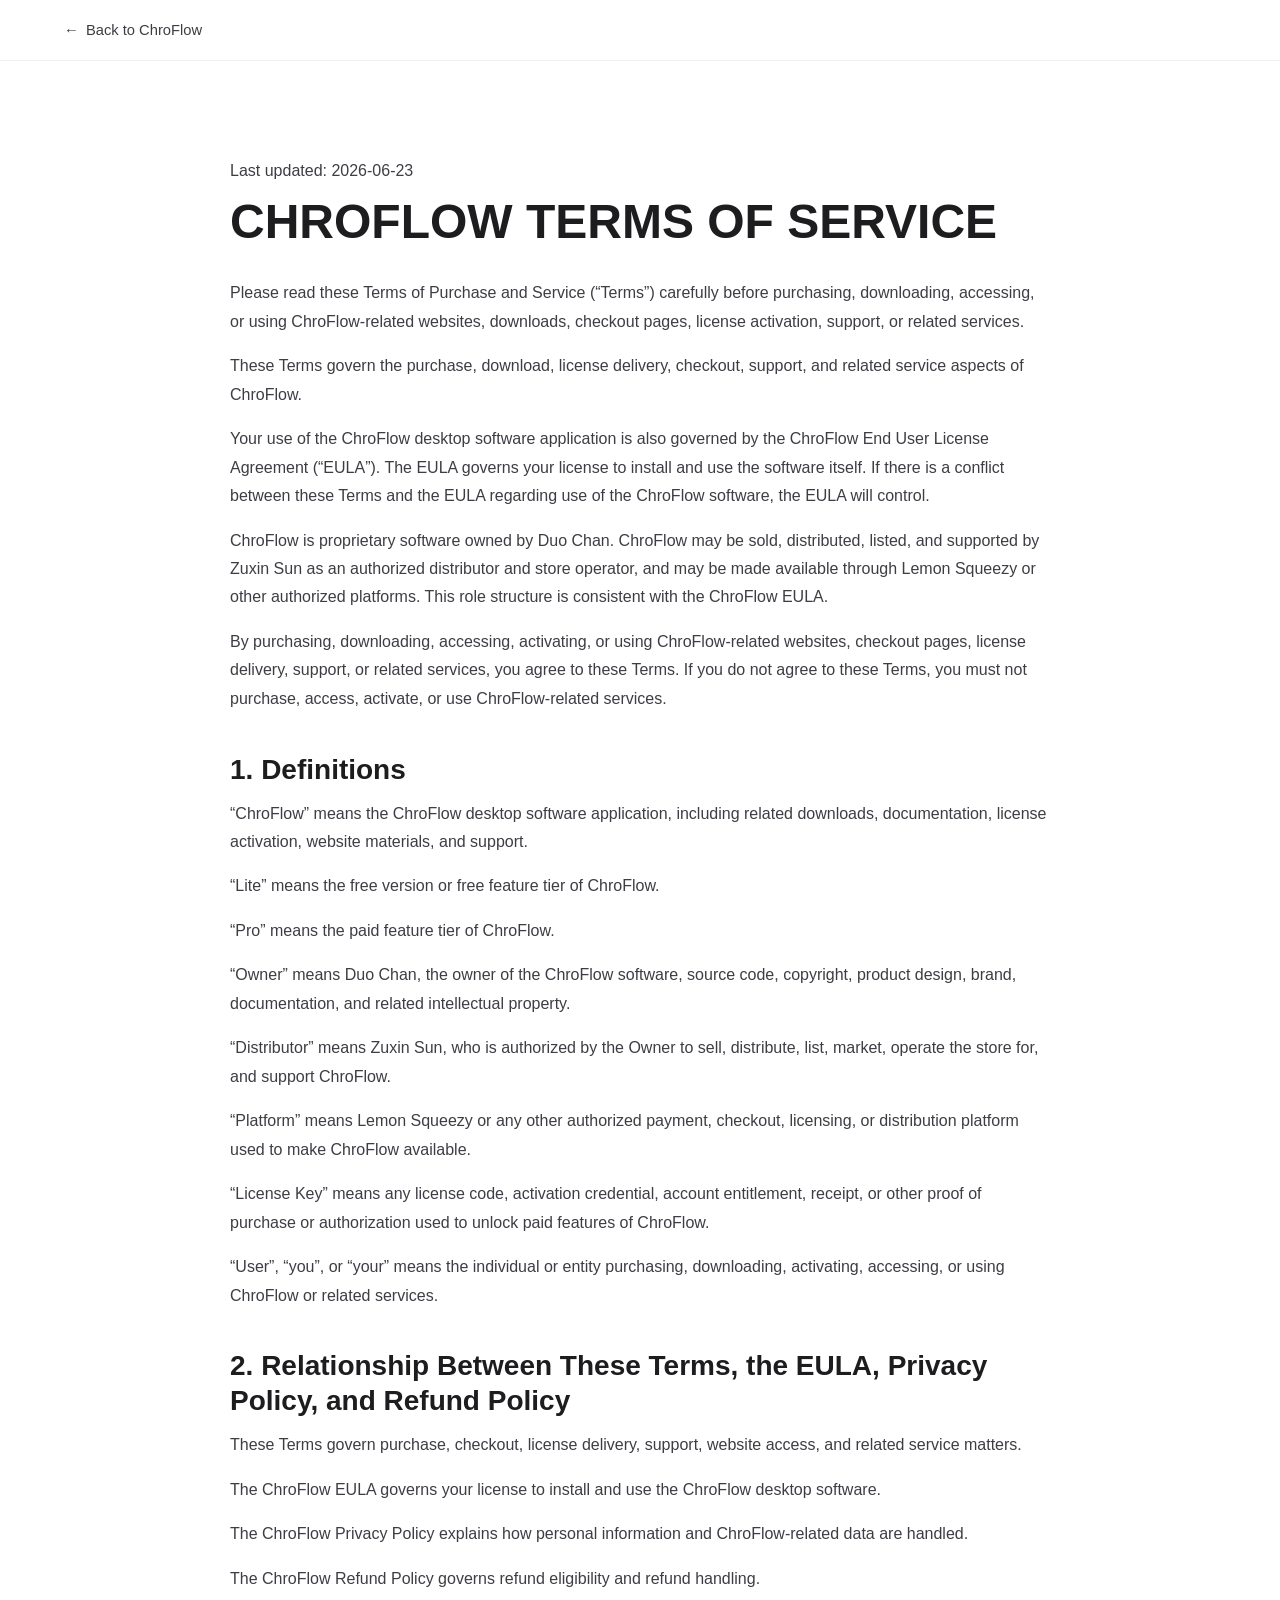
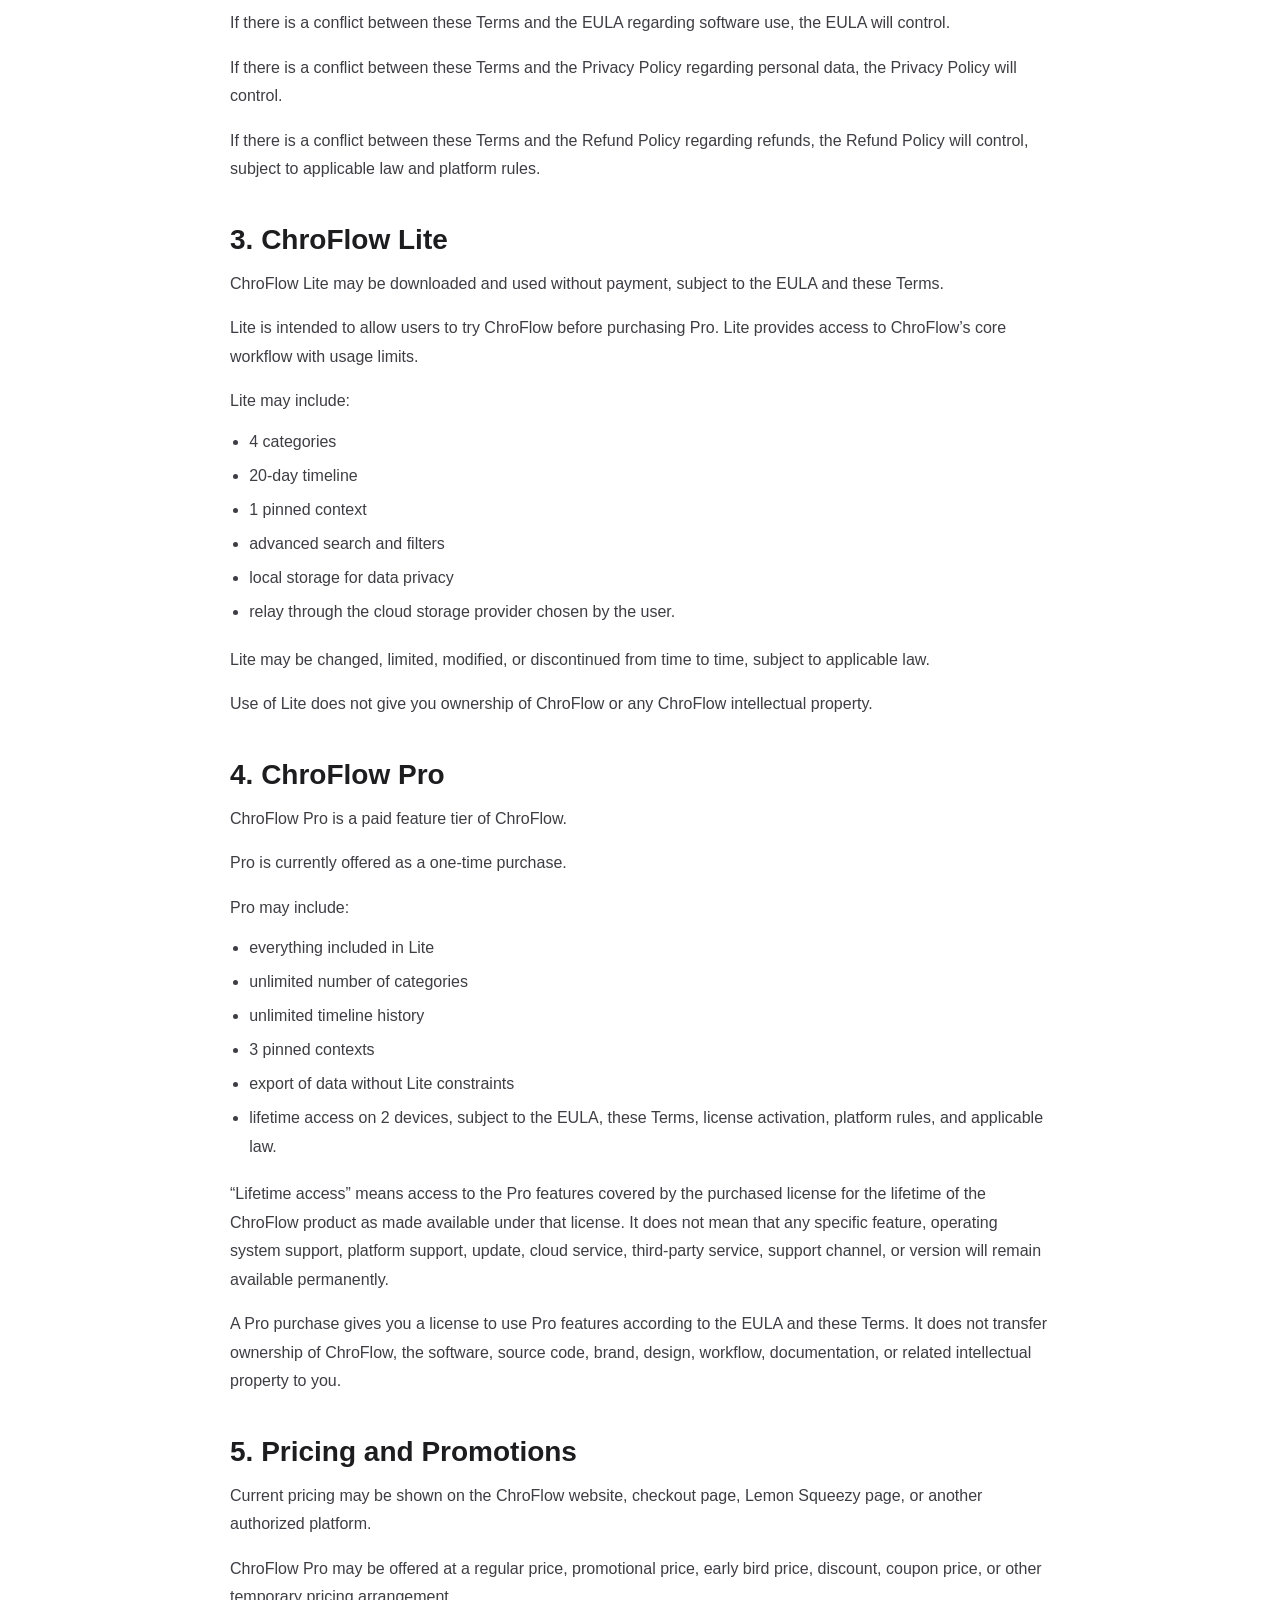
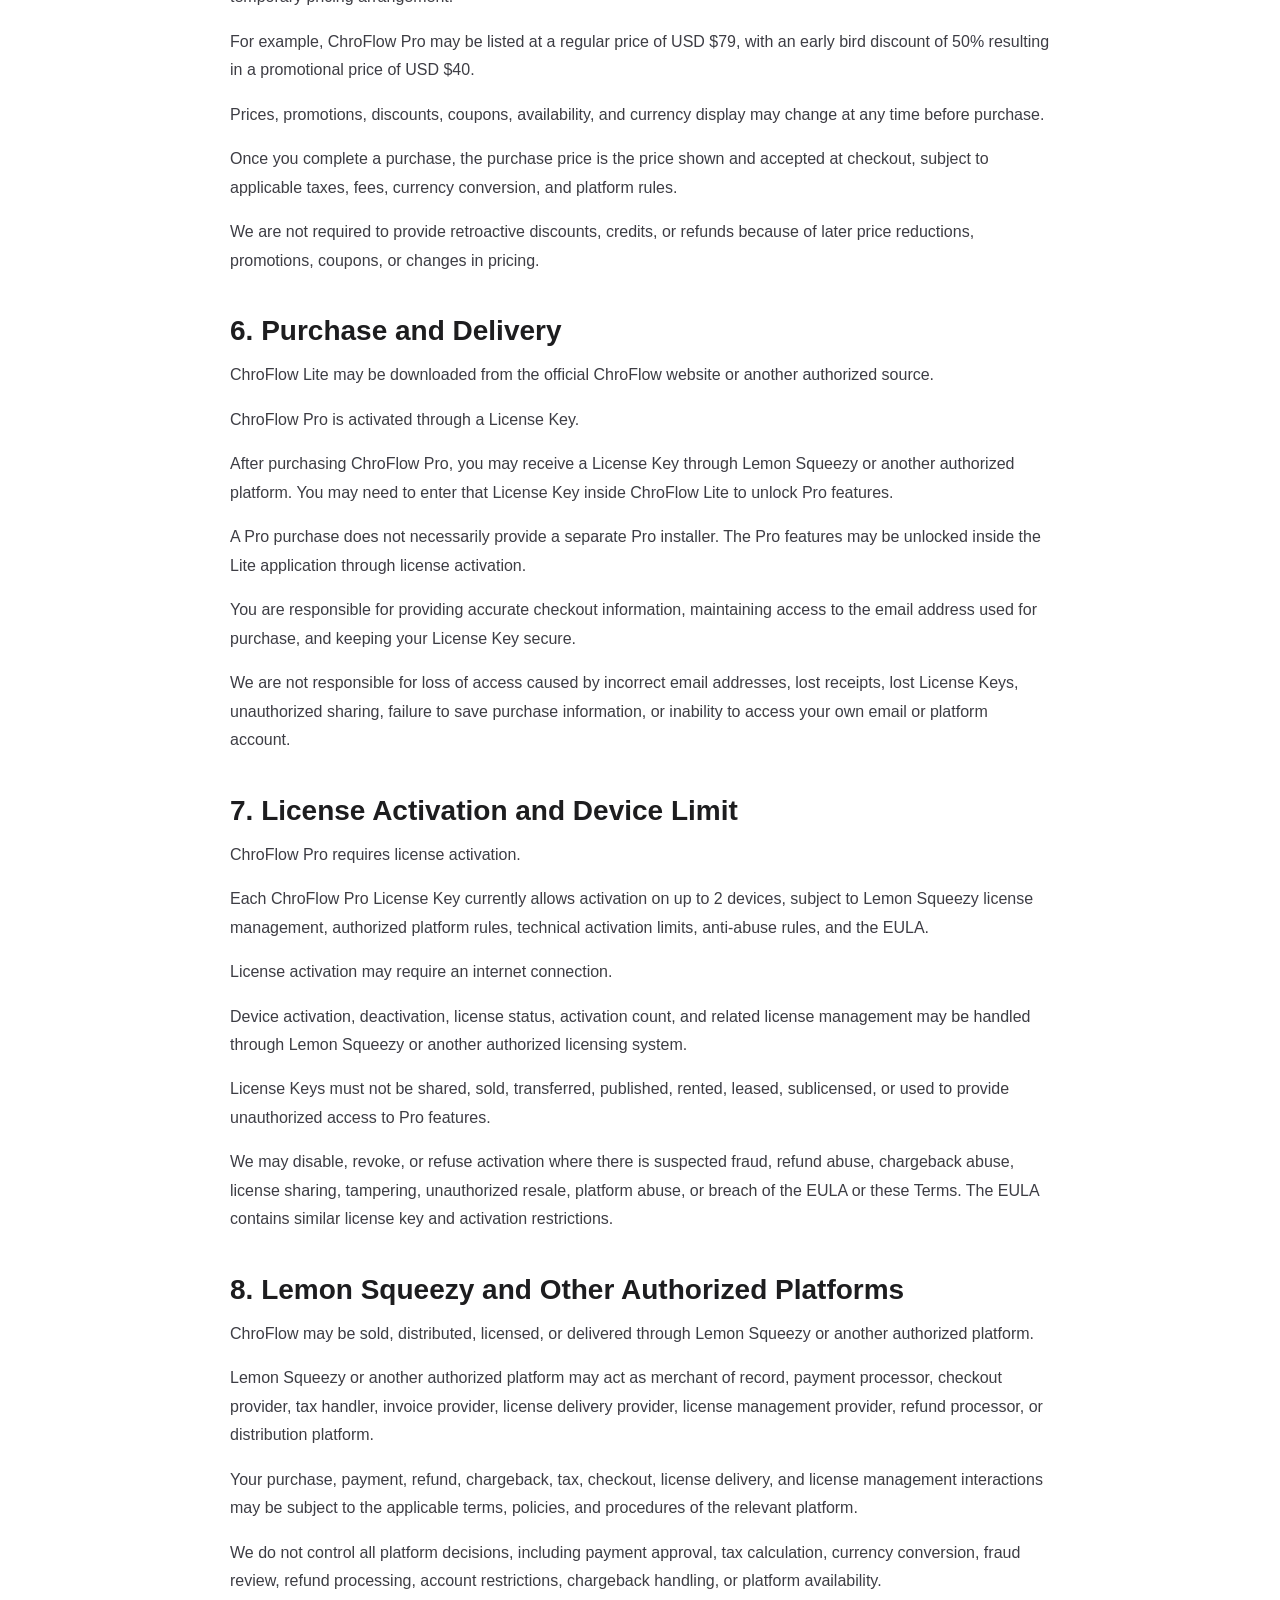
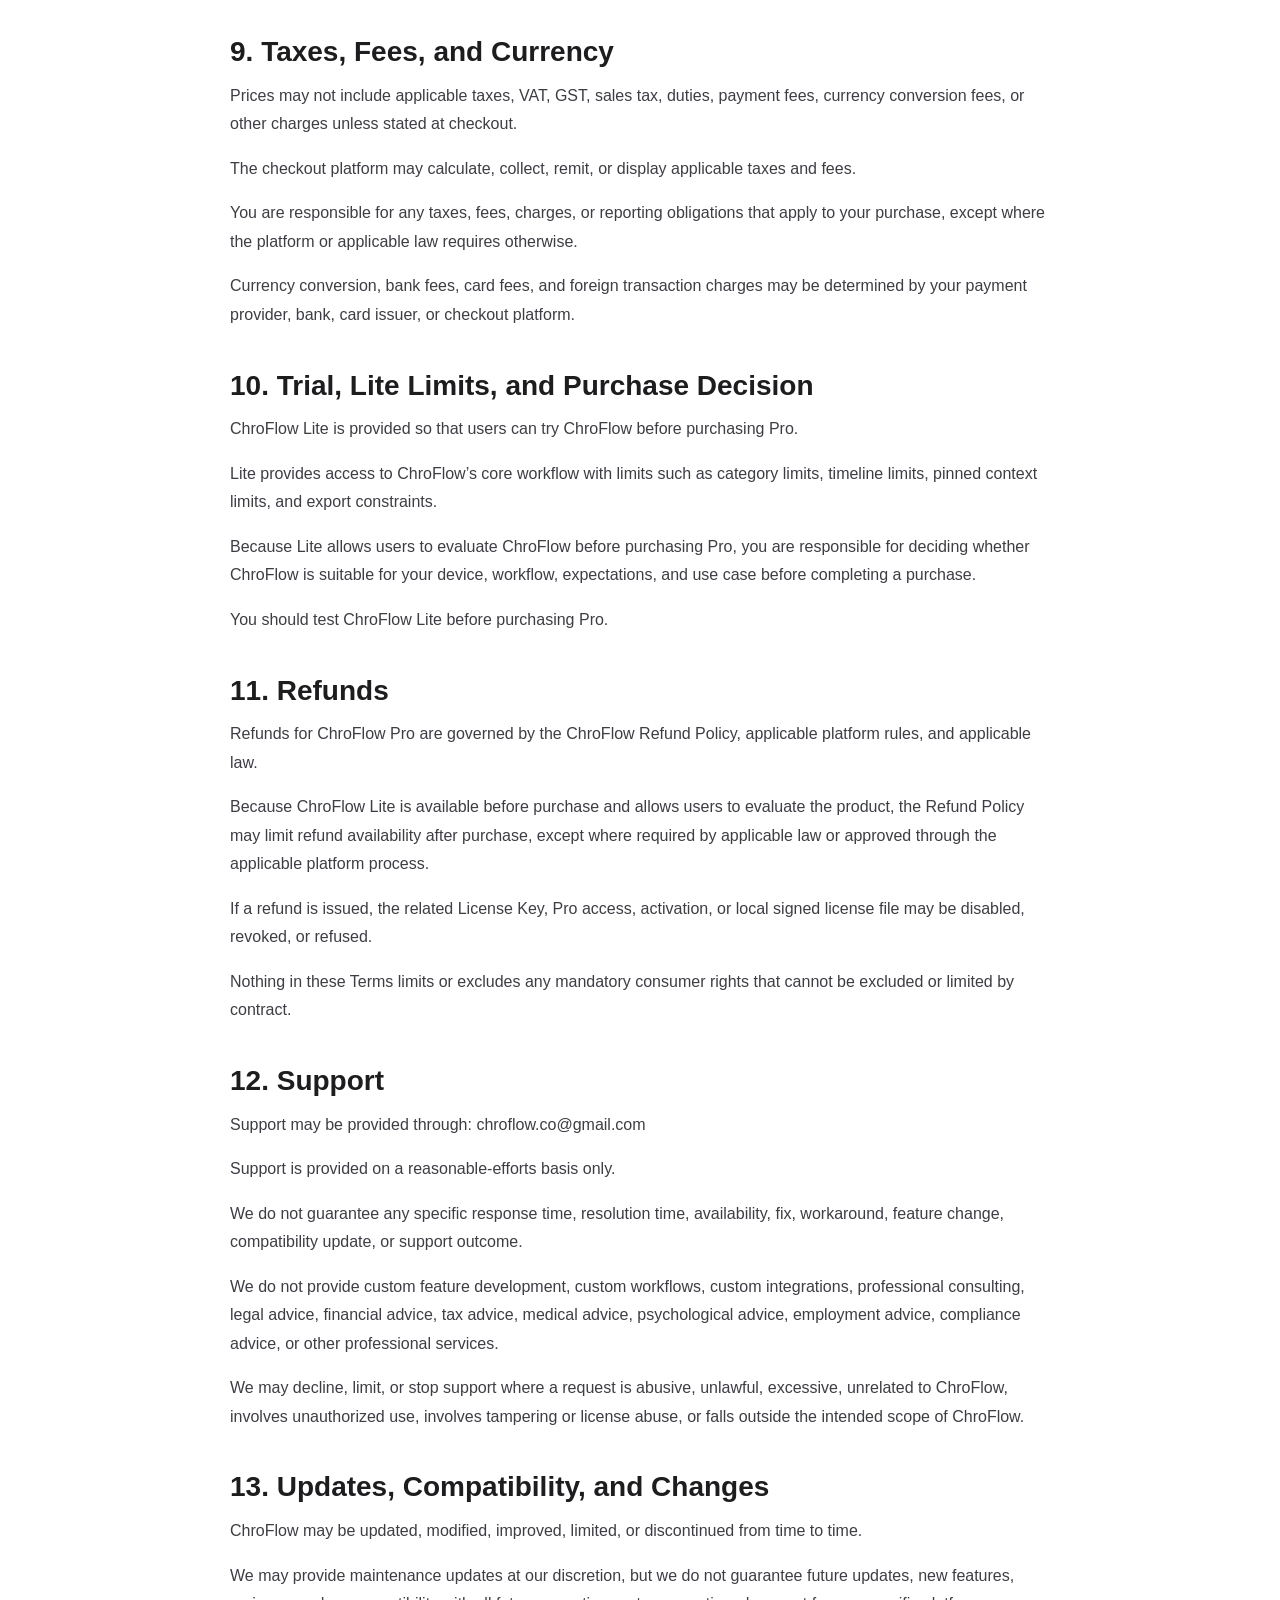
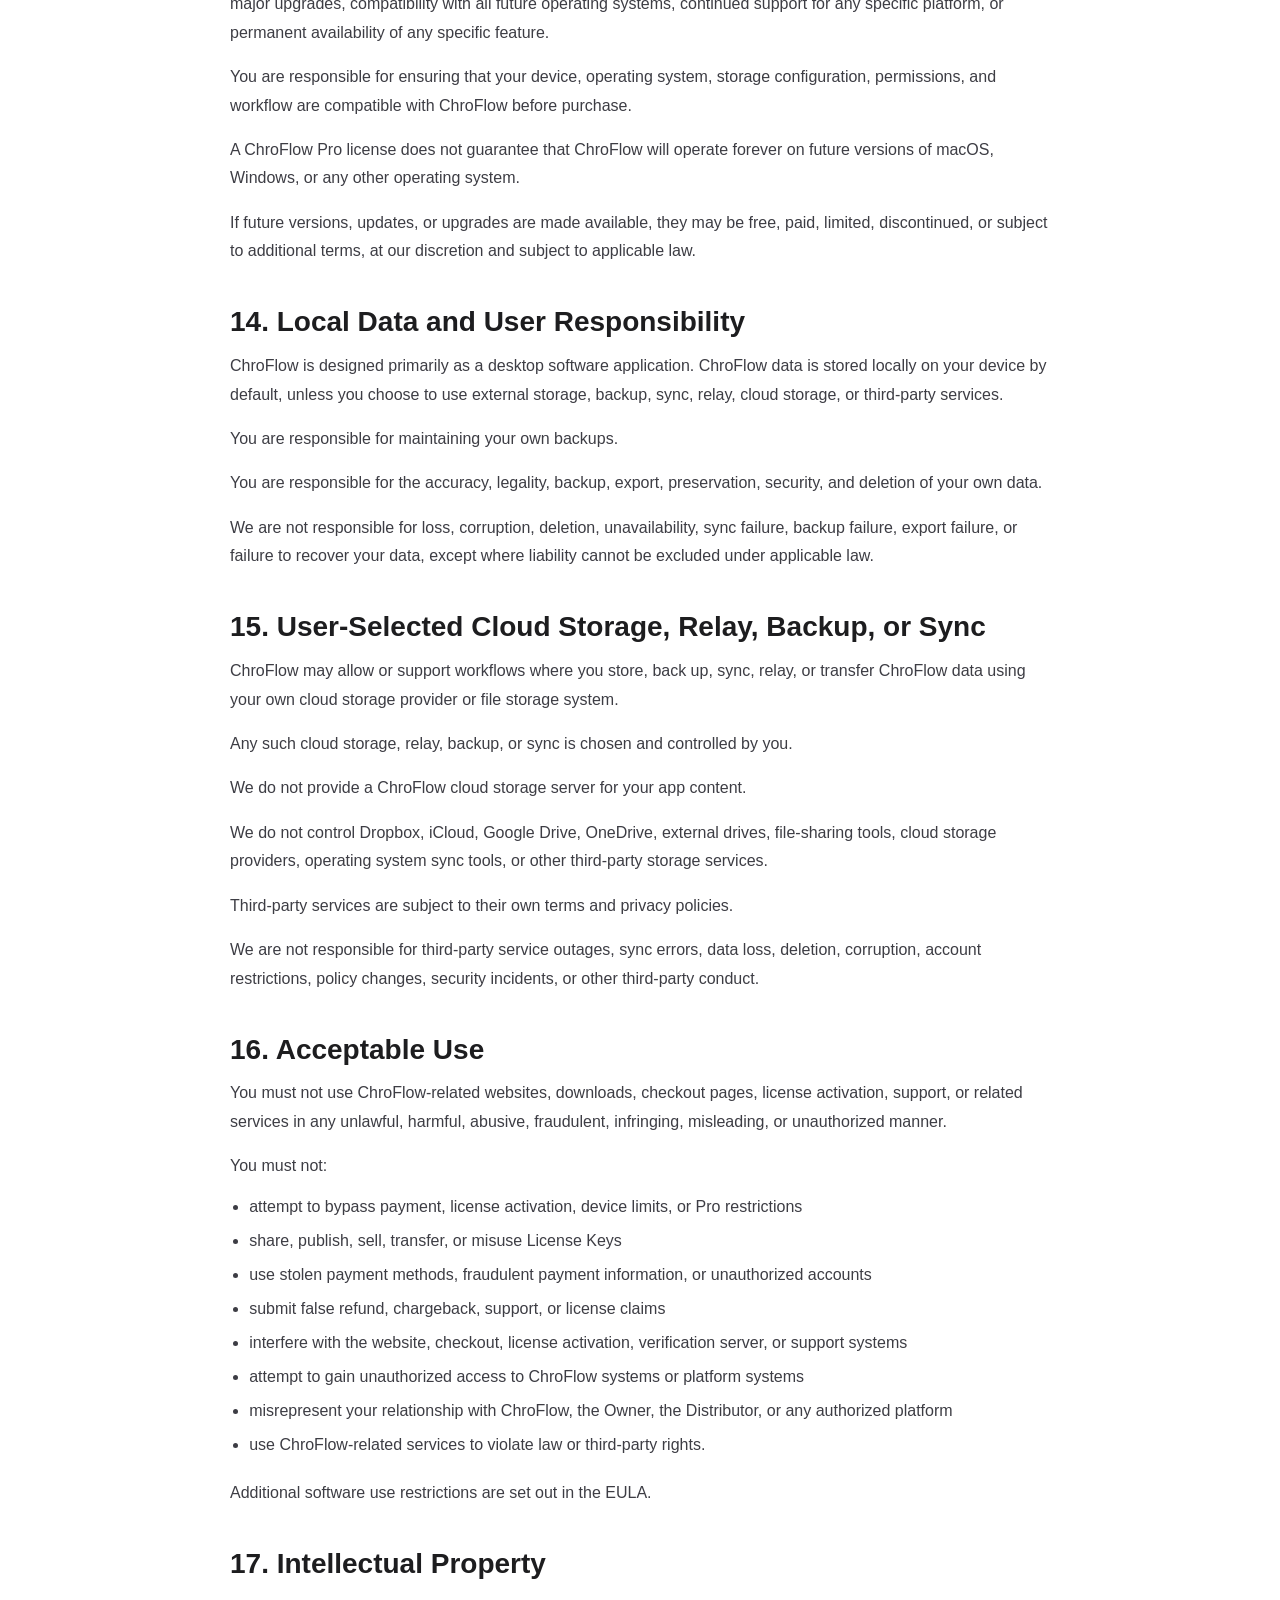
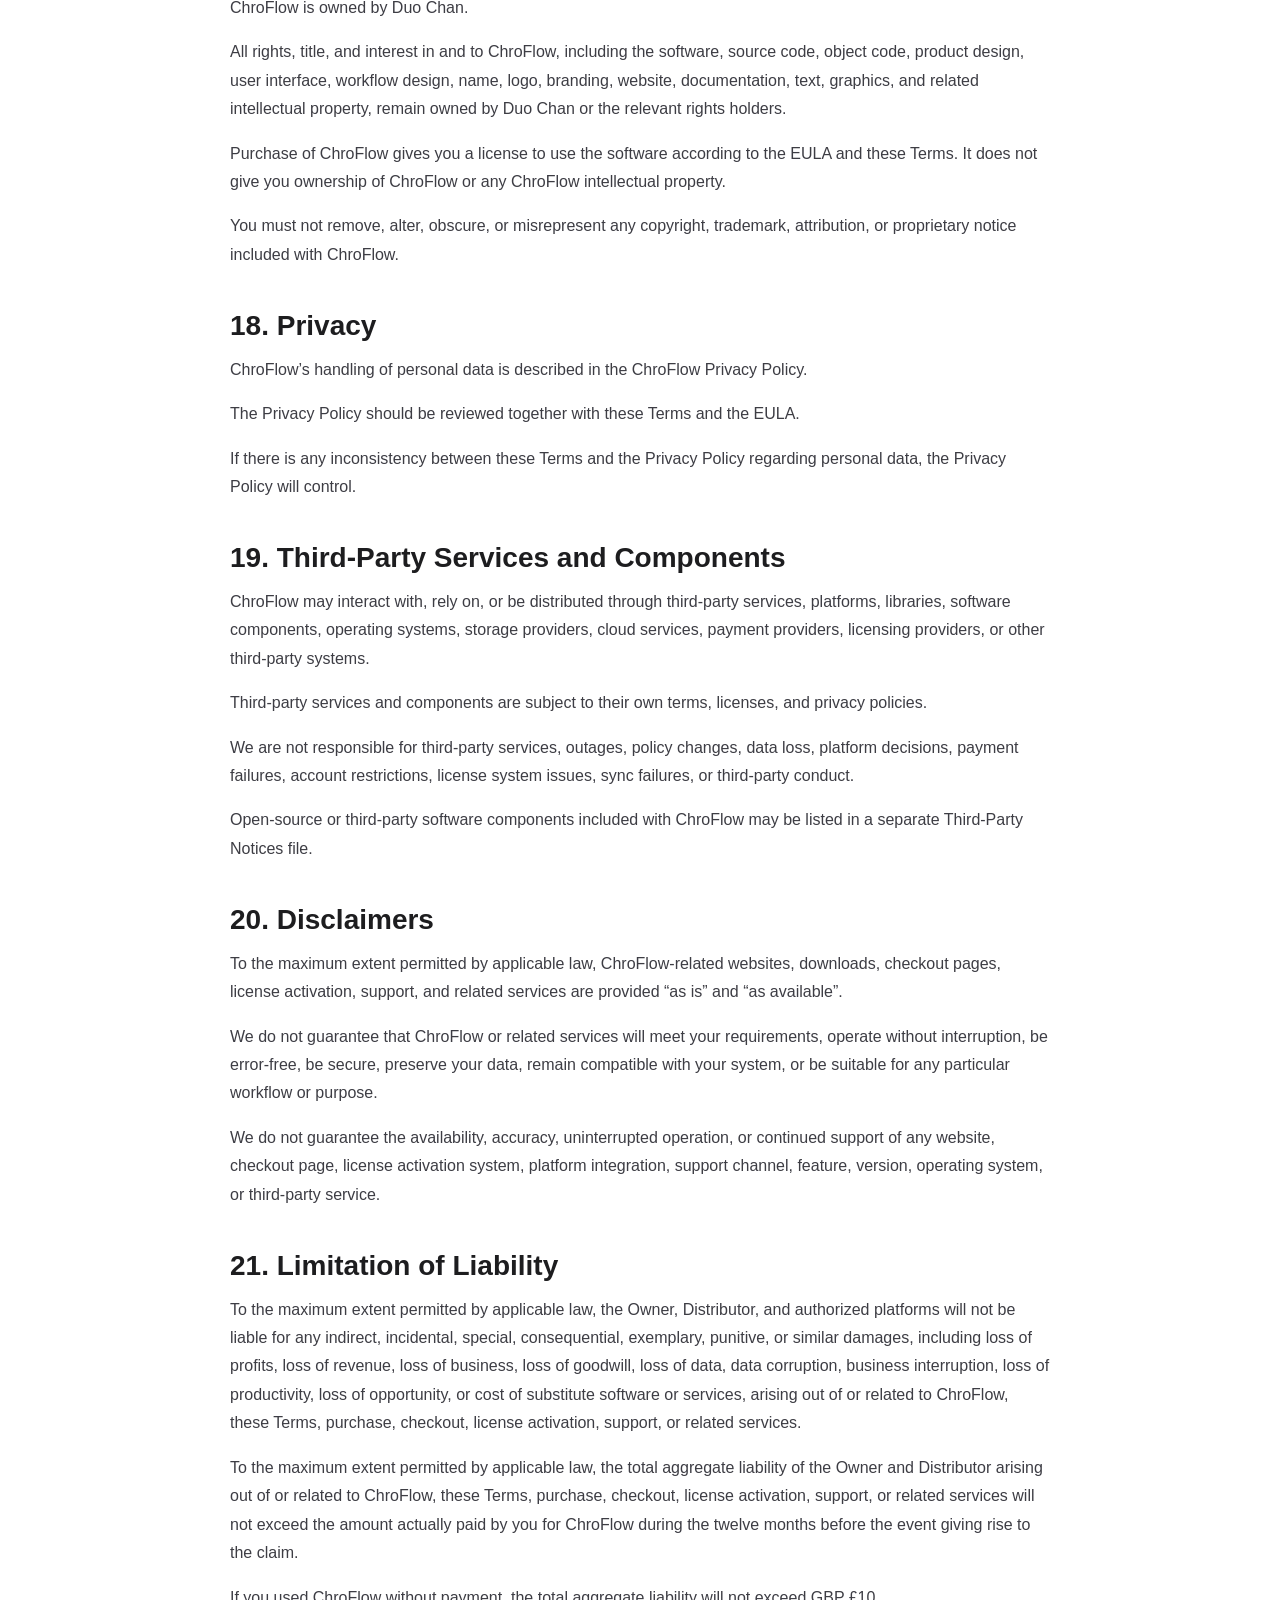
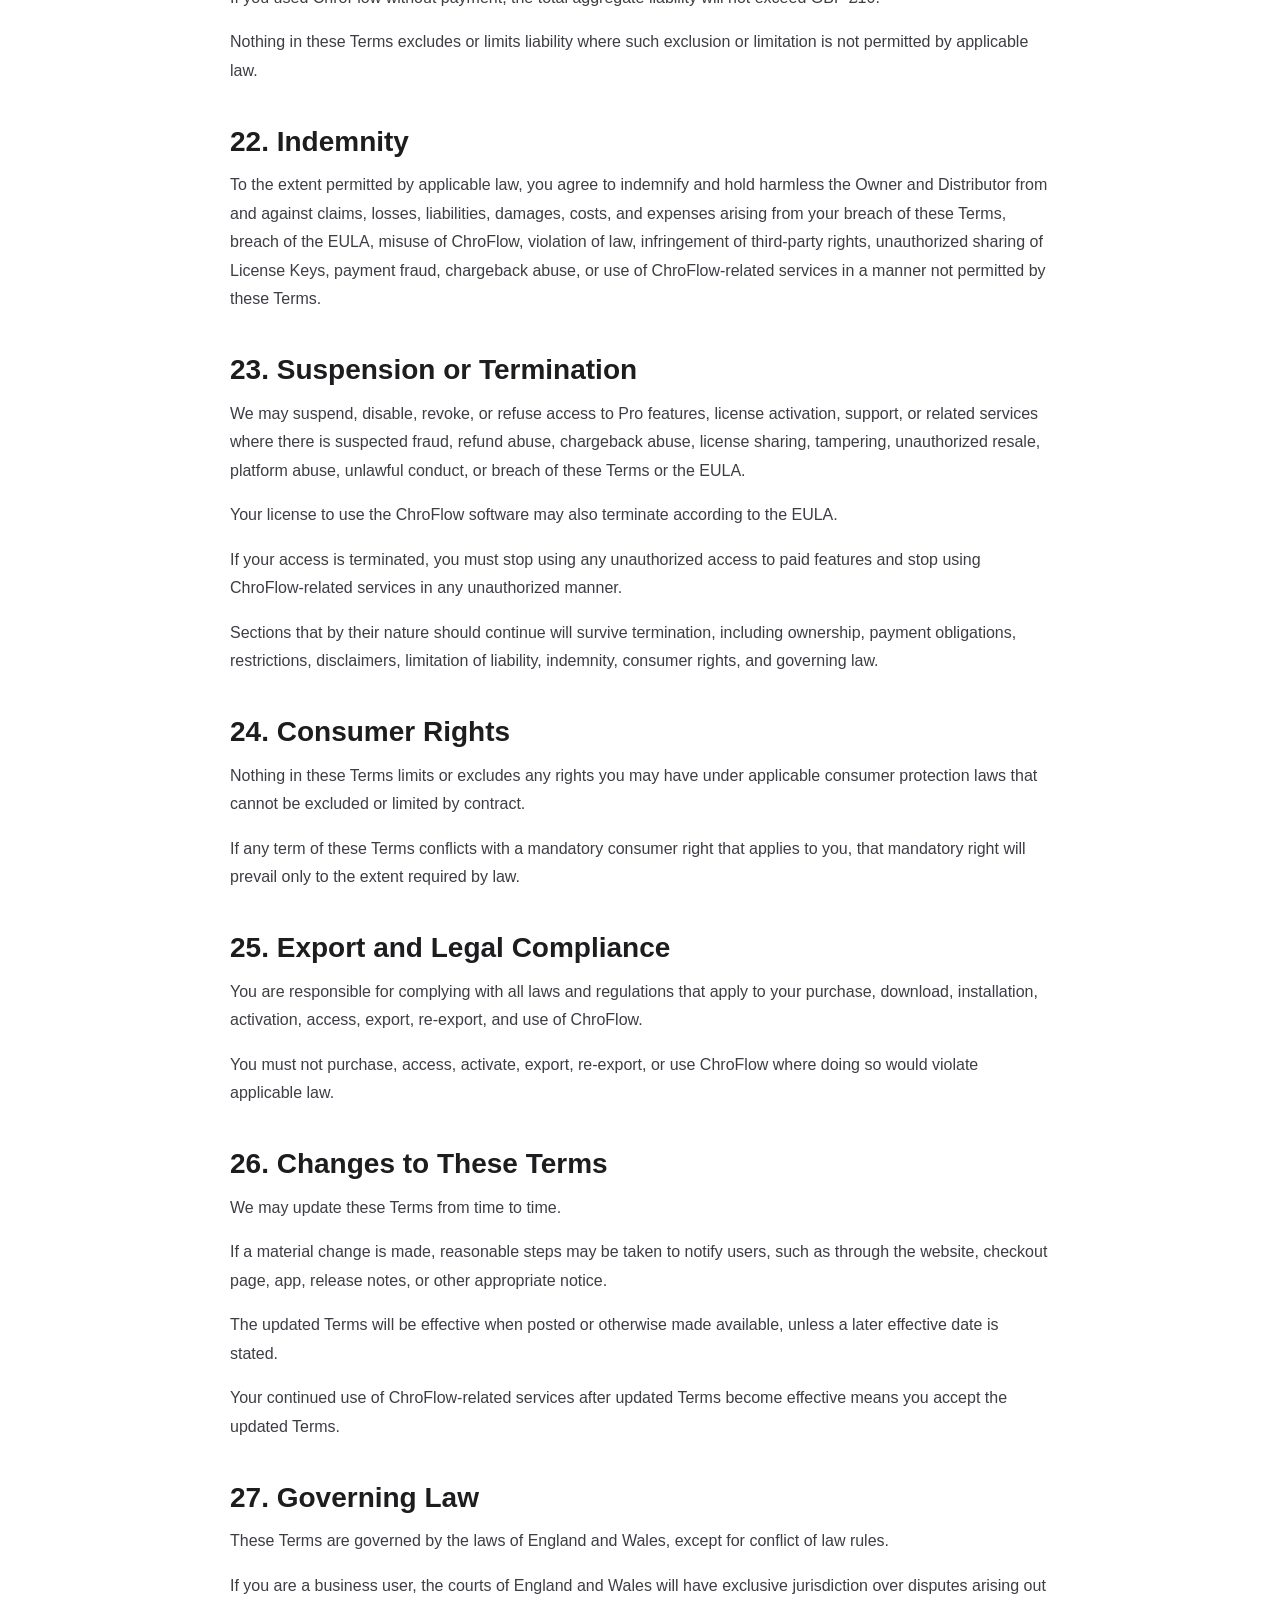
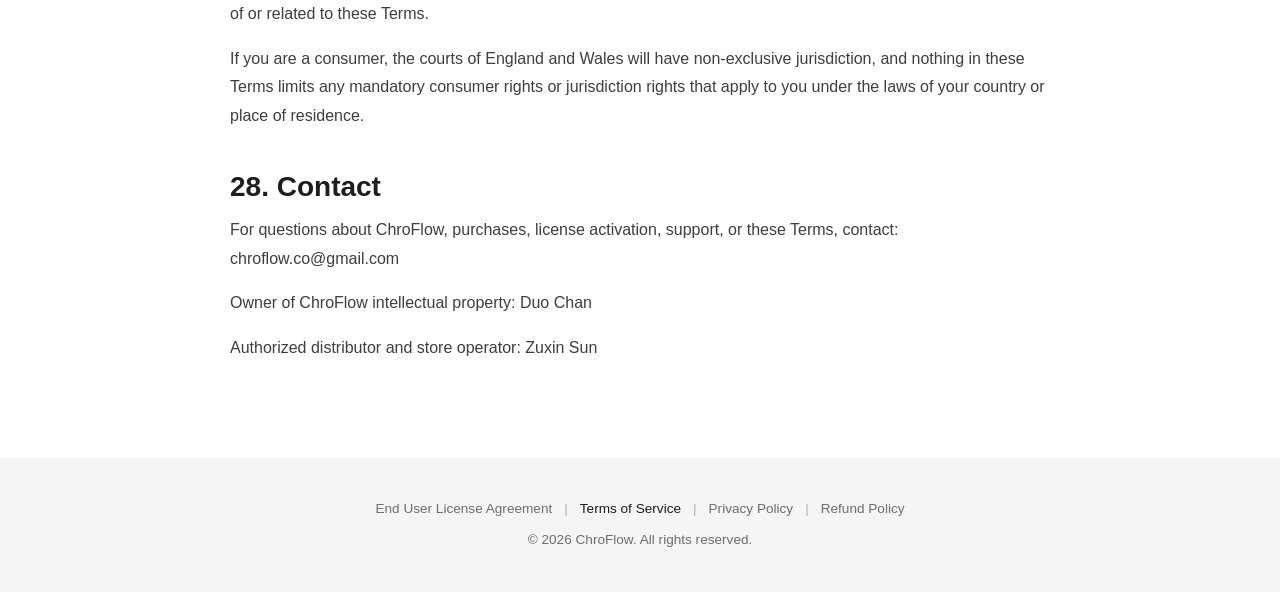
<file: terms.html>
<!doctype html>
<html lang="en">
<head>
  <meta charset="utf-8" />
  <meta name="viewport" content="width=device-width, initial-scale=1" />
  <title>ChroFlow Terms of Service</title>
  <meta name="description" content="ChroFlow Terms of Service." />
  <link rel="stylesheet" href="style.css?v=20260523-legal" />
</head>
<body class="legal-page">
  <header class="legal-header">
    <a class="legal-back" href="index.html#legal">Back to ChroFlow</a>
  </header>

  <main class="legal-main">
    <article class="legal-doc">
      <p class="legal-doc__eyebrow" data-legal-updated>Loading...</p>
      <h1 data-legal-title>ChroFlow Terms of Service</h1>
      <div class="legal-doc__body" data-legal-src="Term_of_service.txt">
        <p>Loading policy...</p>
      </div>
    </article>
  </main>

  <footer class="footer" role="contentinfo">
    <div class="footer__inner">
      <nav class="footer__links" aria-label="Legal links">
        <a href="eula.html">End User License Agreement</a>
        <a href="terms.html" aria-current="page">Terms of Service</a>
        <a href="privacy.html">Privacy Policy</a>
        <a href="refund.html">Refund Policy</a>
      </nav>
      <p class="footer__copy">© 2026 ChroFlow. All rights reserved.</p>
    </div>
  </footer>

  <script src="legal.js?v=20260523-legal"></script>
</body>
</html>
</file>
<file: style.css>
/* ============================================================
   ChroFlow Homepage — style.css
   Apple-inspired, flat white, minimal. Single-page marketing.
   ============================================================ */

/* ── Design tokens ────────────────────────────────────────── */
:root {
  /* Brand colours (from ChroFlow swirl) */
  --color-coral:   #FF6B6B;
  --color-purple:  #9B59B6;
  --color-blue:    #4A90D9;
  --color-green:   #27AE60;
  --color-yellow:  #F5A623;

  /* Brand gradient — matched to the ChroFlow swirl logo "o" */
  --gradient-brand: linear-gradient(
    135deg,
    #fb989a80 0%,
    #f7c37a80 16.66%,
    #e6d68580 33.33%,
    #9fdc8180 50%,
    #9ad7d780 66.66%,
    #8dafdd80 83.33%,
    #c09bf380 100%
  );
  --gradient-brand-h: linear-gradient(
    90deg,
    #fb989a80 0%,
    #f7c37a80 16.66%,
    #e6d68580 33.33%,
    #9fdc8180 50%,
    #9ad7d780 66.66%,
    #8dafdd80 83.33%,
    #c09bf380 100%
  );
  --gradient-brand-deep: linear-gradient(
    135deg,
    #e05050 0%,
    #d4882a 25%,
    #4aaa60 55%,
    #3a82cc 80%,
    #8855dd 100%
  );

  /* Surface / text */
  --color-bg:      #ffffff;
  --color-surface: #f5f5f7;
  --color-text:    #1d1d1f;
  --color-muted:   #6e6e73;
  --color-border:  #d2d2d7;

  /* Typography weights */
  --fw-light:      300;
  --fw-regular:    400;
  --fw-semibold:   600;
  --fw-bold:       700;

  /* Layout */
  --topnav-h:      60px;
  --content-max:   1200px;
  --side-pad:      clamp(1.25rem, 5vw, 4rem);
  --section-pad:   clamp(4rem, 10vw, 8rem);
  --viewport-h:    100vh;
  --feature-stage-h: calc(var(--viewport-h) - var(--topnav-h));

  /* Transitions */
  --ease-out: cubic-bezier(0.22, 1, 0.36, 1);
}

@supports (height: 100dvh) {
  :root {
    --viewport-h: 100dvh;
  }
}

/* ── Reset ───────────────────────────────────────────────── */
*, *::before, *::after { box-sizing: border-box; margin: 0; padding: 0; }
html {
  -webkit-text-size-adjust: 100%;
}
body {
  font-family: -apple-system, BlinkMacSystemFont, "SF Pro Display",
               "Segoe UI", Roboto, Helvetica, Arial, sans-serif;
  background: var(--color-bg);
  color: var(--color-text);
  font-weight: var(--fw-light);
  line-height: 1.65;
  overflow-x: hidden;
}
body.nav-open {
  overflow: hidden;
}
body.faq-gallery-open {
  overflow: hidden;
}
img, video { display: block; max-width: 100%; height: auto; }
a { color: inherit; text-decoration: none; }
ul, ol { list-style: none; }
button { cursor: pointer; font: inherit; border: none; background: none; }

/* ── Scroll offset for anchors ───────────────────────────── */
section {
  scroll-margin-top: var(--topnav-h);
}
#hero { scroll-margin-top: 0; }

/* ── Accessibility: skip link ────────────────────────────── */
.skip-link {
  position: absolute;
  top: -100%;
  left: 1rem;
  background: var(--color-text);
  color: #fff;
  padding: 0.5rem 1rem;
  border-radius: 0 0 8px 8px;
  font-size: 0.9rem;
  z-index: 9999;
  transition: top 0.2s;
}
.skip-link:focus { top: 0; }

/* ── Reduced motion ──────────────────────────────────────── */
@media (prefers-reduced-motion: reduce) {
  *, *::before, *::after {
    animation-duration: 0.01ms !important;
    transition-duration: 0.01ms !important;
  }
}

/* ═══════════════════════════════════════════════════════════
   TOP NAV
   ═══════════════════════════════════════════════════════════ */
.topnav {
  --topnav-inner-gap: 2rem;
  --topnav-logo-box-h: 40px;
  --topnav-logo-img-h: 38px;
  --topnav-link-font-size: 0.86rem;
  --topnav-link-pad-y: 0.4rem;
  --topnav-link-pad-x: 0.75rem;
  --topnav-cta-font-size: 0.84rem;
  --topnav-cta-pad-y: 0.52rem;
  --topnav-cta-pad-x: 0.95rem;
  position: fixed;
  top: 0; left: 0; right: 0;
  height: var(--topnav-h);
  z-index: 900;
  background: rgba(255, 255, 255, 0.82);
  backdrop-filter: blur(12px) saturate(180%);
  -webkit-backdrop-filter: blur(12px) saturate(180%);
  border-bottom: 1px solid rgba(0, 0, 0, 0.06);
  transition: opacity 0.35s var(--ease-out), transform 0.35s var(--ease-out);
}
.topnav--hidden {
  opacity: 0;
  transform: translateY(-100%);
  pointer-events: none;
}
.topnav__inner {
  position: relative;
  display: flex;
  align-items: center;
  gap: var(--topnav-inner-gap);
  max-width: var(--content-max);
  margin: 0 auto;
  padding: 0 var(--side-pad);
  height: 100%;
}
.topnav__logo {
  flex-shrink: 0;
  line-height: 0;
  overflow: hidden;
  height: var(--topnav-logo-box-h);
}
.topnav__logo img {
  height: var(--topnav-logo-img-h);
  width: auto;
}
.topnav__panel {
  flex: 1;
  display: flex;
  align-items: center;
  gap: 2rem;
  justify-content: flex-end;
  margin-left: 0;
}
.topnav__links {
  position: absolute;
  left: 50%;
  transform: translateX(-50%);
  display: flex;
  gap: 0.25rem;
}
.topnav__links a {
  font-size: var(--topnav-link-font-size);
  font-weight: 400;
  letter-spacing: 0.018em;
  color: #3d3d44;
  padding: var(--topnav-link-pad-y) var(--topnav-link-pad-x);
  border-radius: 8px;
  transition: background 0.18s, color 0.18s;
}
.topnav__links a:link,
.topnav__links a:visited,
.topnav__links a:active {
  color: #34343a;
}
.topnav__links a:hover {
  background: rgba(29, 29, 31, 0.04);
  color: #17171b;
}
.topnav__cta {
  flex-shrink: 0;
  display: inline-flex;
  align-items: center;
  justify-content: center;
  padding: var(--topnav-cta-pad-y) var(--topnav-cta-pad-x);
  border-radius: 999px;
  background: var(--gradient-brand-h);
  color: #4c4b4b;
  font-size: var(--topnav-cta-font-size);
  font-weight: var(--fw-semibold);
  line-height: 1;
  letter-spacing: 0;
  border: 1px solid rgba(0, 0, 0, 0.05);
  box-shadow: none;
  transition: opacity 0.18s ease, transform 0.18s ease, box-shadow 0.18s ease;
}
.topnav__cta:link,
.topnav__cta:visited,
.topnav__cta:active {
  color: #4c4b4b;
}
.topnav__cta:hover {
  opacity: 1;
  transform: translateY(-1px);
  box-shadow: none;
}
.topnav__cta:focus-visible {
  outline: 2px solid rgba(17, 17, 19, 0.45);
  outline-offset: 0.2rem;
}
.topnav__cta:active {
  transform: translateY(0);
}
.topnav__menu-btn,
.topnav__scrim {
  display: none;
}
.topnav__menu-btn {
  position: relative;
  z-index: 920;
  margin-left: auto;
  width: 44px;
  height: 44px;
  border-radius: 12px;
  border: 1px solid rgba(0, 0, 0, 0.08);
  background: rgba(255, 255, 255, 0.82);
  backdrop-filter: blur(12px) saturate(180%);
  -webkit-backdrop-filter: blur(12px) saturate(180%);
  align-items: center;
  justify-content: center;
  flex-direction: column;
  gap: 5px;
}
.topnav__menu-btn span {
  width: 18px;
  height: 2px;
  border-radius: 999px;
  background: var(--color-text);
  transition: transform 0.25s ease, opacity 0.25s ease;
}
.topnav__scrim {
  position: fixed;
  inset: 0;
  z-index: 905;
  background: rgba(17, 24, 39, 0.18);
  opacity: 0;
  pointer-events: none;
  transition: opacity 0.25s ease;
}

/* Mobile nav drawer */
@media (max-width: 768px) {
  .topnav__inner {
    justify-content: space-between;
    gap: 1rem;
  }

  .topnav__menu-btn {
    display: inline-flex;
  }

  .topnav__panel {
    position: fixed;
    top: 0;
    right: 0;
    z-index: 910;
    width: min(82vw, 320px);
    height: var(--viewport-h);
    padding: calc(var(--topnav-h) + 1rem) 1.1rem 1.25rem;
    margin-left: 0;
    justify-content: flex-start;
    flex-direction: column;
    align-items: stretch;
    gap: 1rem;
    background: rgba(255, 255, 255, 0.94);
    backdrop-filter: blur(18px) saturate(180%);
    -webkit-backdrop-filter: blur(18px) saturate(180%);
    box-shadow: -18px 0 48px rgba(15, 23, 42, 0.14);
    transform: translateX(100%);
    opacity: 0;
    pointer-events: none;
    transition: transform 0.28s ease, opacity 0.28s ease;
  }

  .topnav__links {
    position: static;
    transform: none;
    flex-direction: column;
    gap: 0.3rem;
  }

  .topnav__links a {
    display: block;
    width: 100%;
    padding: 0.9rem 0.95rem;
    font-size: 1rem;
    border-radius: 12px;
  }

  .topnav__cta {
    width: 100%;
    margin-top: auto;
    padding: 0.9rem 0.95rem;
    text-align: center;
    border-radius: 12px;
    font-size: 1rem;
  }

  .topnav__scrim {
    display: block;
  }

  .topnav.topnav--menu-open .topnav__panel {
    transform: translateX(0);
    opacity: 1;
    pointer-events: auto;
  }

  .topnav.topnav--menu-open .topnav__scrim {
    opacity: 1;
    pointer-events: auto;
  }

  .topnav.topnav--menu-open .topnav__menu-btn span:nth-child(1) {
    transform: translateY(7px) rotate(45deg);
  }

  .topnav.topnav--menu-open .topnav__menu-btn span:nth-child(2) {
    opacity: 0;
  }

  .topnav.topnav--menu-open .topnav__menu-btn span:nth-child(3) {
    transform: translateY(-7px) rotate(-45deg);
  }
}

/* ═══════════════════════════════════════════════════════════
   TYPOGRAPHY SYSTEM
   ═══════════════════════════════════════════════════════════ */
.display-xl {
  font-size: clamp(2.25rem, 6vw, 4.5rem);
  font-weight: var(--fw-bold);
  line-height: 1.08;
  letter-spacing: -0.03em;
}
.display-lg {
  font-size: clamp(1.75rem, 4vw, 3rem);
  font-weight: var(--fw-bold);
  line-height: 1.12;
  letter-spacing: -0.02em;
}
.display-md {
  font-size: clamp(1.4rem, 3vw, 2.25rem);
  font-weight: var(--fw-semibold);
  line-height: 1.2;
  letter-spacing: -0.015em;
}
.lead {
  font-size: clamp(1rem, 2vw, 1.2rem);
  font-weight: var(--fw-light);
  line-height: 1.7;
  color: var(--color-muted);
}

/* ── Gradient text utility ────────────────────────────────── */
.text-gradient {
  background: var(--gradient-brand);
  -webkit-background-clip: text;
  -webkit-text-fill-color: transparent;
  background-clip: text;
}

/* ═══════════════════════════════════════════════════════════
   BUTTONS
   ═══════════════════════════════════════════════════════════ */
.btn {
  display: inline-flex;
  align-items: center;
  justify-content: center;
  gap: 0.5rem;
  padding: 0.8rem 1.75rem;
  border-radius: 12px;
  font-size: 1rem;
  font-weight: var(--fw-semibold);
  line-height: 1;
  transition: opacity 0.18s, transform 0.18s, box-shadow 0.18s;
  white-space: nowrap;
}
.btn:hover  { opacity: 1; transform: translateY(-1px); }
.btn:active { opacity: 1; transform: translateY(0); }

/* Primary — gradient fill */
.btn--primary {
  background: var(--gradient-brand-h);
  color: #4c4b4b;
  box-shadow: 0px 8px 30px rgba(0, 0, 0, 0.1);
  border: 1px solid rgba(0, 0, 0, 0.05);
}
.btn--primary:hover { box-shadow: 0px 8px 30px rgba(0, 0, 0, 0.1)}

/* Secondary — outlined */
.btn--secondary {
  background: transparent;
  color: var(--color-text);
  border: 1.5px solid var(--color-border);
}
.btn--secondary:hover { background: var(--color-surface); }
.btn--with-icon {
  gap: 1rem;
}
.btn__icon {
  width: 1rem;
  height: 1rem;
  flex-shrink: 0;
  object-fit: contain;
  transform: scale(1.75);
  transform-origin: center;
}

/* Download buttons */
.btn--download {
  flex-direction: column;
  gap: 0.2rem;
  padding: 1rem 2rem;
  border-radius: 14px;
  min-width: 220px;
  background: var(--color-surface);
  color: var(--color-text);
  border: 1.5px solid var(--color-border);
  box-shadow: none;
}
.btn--download .btn-label {
  font-size: 1rem;
  font-weight: var(--fw-semibold);
}
.btn--download .btn-sub {
  font-size: 0.75rem;
  font-weight: var(--fw-regular);
  opacity: 0.7;
}
/* Current platform */
.btn--download.is-platform {
  background: #1d1d1f;
  color: #fff;
  border-color: #1d1d1f;
  box-shadow: 0 4px 18px rgba(0,0,0,0.18);
}
.btn--download.is-platform:hover { box-shadow: 0 6px 24px rgba(0,0,0,0.28); }

/* ═══════════════════════════════════════════════════════════
   REVEAL ON SCROLL
   ═══════════════════════════════════════════════════════════ */
.reveal-on-scroll {
  opacity: 0;
  transform: translateY(24px);
  transition: opacity 0.65s var(--ease-out), transform 0.65s var(--ease-out);
}
.reveal-on-scroll.--visible {
  opacity: 1;
  transform: none;
}
@media (prefers-reduced-motion: reduce) {
  .reveal-on-scroll { opacity: 1; transform: none; }
}

/* ═══════════════════════════════════════════════════════════
   HERO
   ═══════════════════════════════════════════════════════════ */
.hero {
  --hero-min-height: calc(var(--viewport-h) * 0.78);
  --hero-visual-top-gap: 1.35rem;
  --hero-visual-bottom-gap: 1.5rem;
  --hero-padding-top: calc(var(--topnav-h) + var(--hero-visual-top-gap));
  --hero-padding-bottom: var(--hero-visual-bottom-gap);
  --hero-kicker-font-size: 1.4rem;
  --hero-title-font-size: 4.6rem;
  --hero-title-vw-limit: 7.8vw;
  --hero-title-bottom-gap: 2rem;
  --hero-summary-font-size: 1.25rem;
  --hero-summary-bottom-gap: 4rem;
  --hero-actions-gap: 1.375rem;
  display: flex;
  align-items: center;
  justify-content: center;
  min-height: var(--hero-min-height);
  background: var(--color-bg);
  text-align: center;
  padding: var(--hero-padding-top) var(--side-pad) var(--hero-padding-bottom);
}
.hero__inner {
  display: flex;
  flex-direction: column;
  align-items: center;
  gap: 0;
  width: 100%;
  max-width: 960px;
  min-width: 0;
}
.hero__eyebrow {
  --hero-kicker-dot-size: 1.35em;
  --hero-kicker-dot-gap: 0.7rem;
  display: flex;
  align-items: center;
  justify-content: center;
  flex-wrap: nowrap;
  margin: 0 0 1.2rem;
  padding: 0;
  color: #767680;
  font-size: var(--hero-kicker-font-size);
  font-weight: 150;
  line-height: 1.25;
  letter-spacing: 0.02em;
  text-align: center;
}
.hero__eyebrow-item {
  white-space: nowrap;
}
.hero__eyebrow-separator {
  margin: 0 var(--hero-kicker-dot-gap);
  font-size: var(--hero-kicker-dot-size);
  line-height: 0.75;
}
.hero__title {
  --hero-title-line-gap: 0;
  width: 100%;
  max-width: 820px;
  margin: 0 0 var(--hero-title-bottom-gap);
  display: flex;
  flex-direction: column;
  align-items: center;
  gap: var(--hero-title-line-gap);
  font-size: min(var(--hero-title-font-size), var(--hero-title-vw-limit));
  line-height: 1.15;
  letter-spacing: -0.025em;
  color: #17171b;
}
.hero__title-line {
  display: block;
  max-width: 100%;
  white-space: nowrap;
}
.hero__title-line--light {
  font-weight: 150;
}
.hero__title-line--strong {
  font-weight: 250;
}
.hero__workflow {
  --hero-workflow-chip-bg: rgba(255, 255, 255, 0.76);
  --hero-workflow-chip-bg-hover: rgba(23, 23, 27, 0.024);
  --hero-workflow-chip-border: rgba(54, 52, 52, 0);
  --hero-workflow-chip-color: #818592;
  --hero-workflow-chip-color-hover: #4b4949;
  --hero-workflow-chip-font-size: 1.3rem;
  --hero-workflow-chip-font-weight: 300;
  --hero-workflow-chip-font-weight-hover: 300;
  --hero-workflow-chip-transition: 160ms ease;
  display: flex;
  align-items: center;
  justify-content: center;
  gap: 0.7rem;
  flex-wrap: wrap;
  margin: 0 0 0.6rem;
}
.hero__workflow-chip {
  display: inline-flex;
  align-items: center;
  justify-content: center;
  min-height: 2.35rem;
  padding: 0.5rem 0.875rem;
  border: 1px solid var(--hero-workflow-chip-border);
  border-radius: 999px;
  background: var(--hero-workflow-chip-bg);
  color: var(--hero-workflow-chip-color);
  font-size: var(--hero-workflow-chip-font-size);
  font-weight: var(--hero-workflow-chip-font-weight);
  line-height: 1.2;
  text-decoration: none;
  transition:
    background-color var(--hero-workflow-chip-transition),
    color var(--hero-workflow-chip-transition),
    border-color var(--hero-workflow-chip-transition),
    font-weight var(--hero-workflow-chip-transition);
}
a.hero__workflow-chip {
  cursor: pointer;
}
.hero__workflow-chip:hover {
  background: var(--hero-workflow-chip-bg-hover);
  color: var(--hero-workflow-chip-color-hover);
  font-weight: var(--hero-workflow-chip-font-weight-hover);
}
a.hero__workflow-chip:focus-visible {
  outline: 2px solid rgba(23, 23, 27, 0.22);
  outline-offset: 0.2rem;
}
.hero__workflow-arrow {
  color: #a5a8b0;
  font-size: 1rem;
  line-height: 1;
}
.hero__summary {
  max-width: 680px;
  margin: 0 0 var(--hero-summary-bottom-gap);
  font-size: var(--hero-summary-font-size);
  font-weight: 250;
  line-height: 1.55;
  letter-spacing: -0.01em;
  color: #979ca7;
}
.hero-summary-break::after {
  content: "";
}
.hero__workflow-inline {
  display: none;
}
.hero__workflow-inline a {
  color: #6f7480;
  font-weight: 320;
  text-decoration: none;
}
.hero__workflow-inline a:hover,
.hero__workflow-inline a:focus-visible {
  color: #4b4949;
  text-decoration: underline;
  text-underline-offset: 0.18em;
}
.hero__actions {
  display: flex;
  align-items: center;
  justify-content: center;
  gap: var(--hero-actions-gap);
  flex-wrap: wrap;
  margin: 0;
}
.hero__actions .btn {
  padding: 0.8rem 3rem;
  border-radius: 999px;
  font-size: 0.97rem;
}
.hero__actions .btn--primary {
  box-shadow: 0 8px 22px rgba(15, 23, 42, 0.08);
}
.hero__actions .btn--secondary {
  border-color: rgba(15, 23, 42, 0.12);
}
.hero__actions .btn--secondary:hover {
  background: rgba(15, 23, 42, 0.035);
}

@media (min-width: 641px) and (max-width: 1366px) and (min-height: 650px) {
  .hero {
    --hero-min-height: calc(var(--viewport-h) * 0.86);
    --hero-visual-top-gap: 1.35rem;
    --hero-visual-bottom-gap: 1.5rem;
  }
}

@media (min-width: 641px) and (min-height: 900px) and (max-aspect-ratio: 4 / 5) {
  .hero {
    --hero-min-height: min(calc(var(--viewport-h) * 0.7), 1345px);
    --hero-visual-top-gap: 1.35rem;
    --hero-visual-bottom-gap: 1.5rem;
  }
}

@media (min-width: 641px) and (max-width: 1112px) and (min-height: 700px) {
  .hero {
    --hero-title-font-size: 4.05rem;
    --hero-title-vw-limit: 7.1vw;
    --hero-title-bottom-gap: 1.7rem;
    --hero-summary-font-size: 1.08rem;
    --hero-summary-bottom-gap: 3.15rem;
    --hero-actions-gap: 1rem;
  }

  .hero__workflow {
    --hero-workflow-chip-font-size: 1.08rem;
    gap: 0.58rem;
    margin-bottom: 0.48rem;
  }

  .hero__workflow-chip {
    min-height: 2.15rem;
    padding: 0.42rem 0.76rem;
  }

  .hero__actions .btn {
    padding: 0.72rem 2.45rem;
    font-size: 0.9rem;
  }
}

@media (min-width: 769px) and (max-width: 900px) and (max-height: 650px) {
  :root {
    --topnav-h: 52px;
    --side-pad: clamp(1rem, 3vw, 1.5rem);
  }

  .topnav {
    --topnav-inner-gap: 1rem;
    --topnav-logo-box-h: 34px;
    --topnav-logo-img-h: 32px;
    --topnav-link-font-size: 0.76rem;
    --topnav-link-pad-y: 0.32rem;
    --topnav-link-pad-x: 0.52rem;
    --topnav-cta-font-size: 0.74rem;
    --topnav-cta-pad-y: 0.42rem;
    --topnav-cta-pad-x: 0.7rem;
  }

  .hero {
    --hero-min-height: calc(var(--viewport-h) * 0.92);
    --hero-visual-top-gap: 1.35rem;
    --hero-visual-bottom-gap: 1.5rem;
    --hero-title-font-size: 3.05rem;
    --hero-title-vw-limit: 6.3vw;
    --hero-title-bottom-gap: 1.25rem;
    --hero-summary-font-size: 0.92rem;
    --hero-summary-bottom-gap: 1.3rem;
    --hero-actions-gap: 0.8rem;
  }

  .hero__title {
    line-height: 1.12;
  }

  .hero__workflow {
    --hero-workflow-chip-font-size: 0.84rem;
    gap: 0.45rem;
    margin-bottom: 0.35rem;
  }

  .hero__workflow-chip {
    min-height: 1.9rem;
    padding: 0.32rem 0.6rem;
  }

  .hero__summary {
    max-width: 58ch;
    line-height: 1.45;
  }

  .hero__actions .btn {
    padding: 0.62rem 1.55rem;
    font-size: 0.82rem;
  }
}

@media (max-width: 640px) {
  .hero {
    --hero-title-font-size: 2.55rem;
    --hero-summary-font-size: 0.96rem;
    --hero-workflow-inline-font-size: 0.94rem;
    --hero-visual-top-gap: 4.05rem;
    --hero-visual-bottom-gap: 4.5rem;
    min-height: auto;
  }

  .hero__title {
    max-width: 100%;
    margin-bottom: 1.8rem;
    --hero-title-vw-limit: 7.2vw;
    font-size: min(var(--hero-title-font-size), var(--hero-title-vw-limit));
    line-height: 1.2;
    letter-spacing: -0.045em;
  }

  .hero__eyebrow {
    flex-direction: column;
    gap: 0.35rem;
    max-width: min(100%, 25rem);
    margin-bottom: 1.75rem;
    font-size: 0.9rem;
    letter-spacing: 0.015em;
  }

  .hero__eyebrow-separator {
    display: none;
  }

  .hero__workflow {
    display: none;
  }

  .hero__summary {
    max-width: 30ch;
    margin-bottom: 1.8rem;
    font-size: var(--hero-summary-font-size);
    text-align: justify;
    text-align-last: left;
  }

  .hero-summary-break br {
    display: none;
  }

  .hero-summary-break::after {
    content: " ";
  }

  .hero__workflow-inline {
    display: inline;
    font-size: var(--hero-workflow-inline-font-size);
  }

  .hero__actions {
    width: 100%;
    gap: 0.85rem;
  }

  .hero__actions .btn {
    width: min(100%, 320px);
  }
}

@media (max-width: 520px) {
  .hero {
    --hero-summary-font-size: 0.88rem;
    --hero-workflow-inline-font-size: 0.82rem;
    --hero-actions-gap: 0.72rem;
    position: relative;
    left: 50%;
    right: 50%;
    width: 100vw;
    max-width: 100vw;
    margin-left: -50vw;
    margin-right: -50vw;
    overflow: hidden;
  }

  .hero__title {
    --hero-title-line-gap: 0.14rem;
  }

  .hero__title-line--light {
    font-weight: 250;
  }

  .hero__title-line--strong {
    font-weight: 350;
  }

  .hero__summary {
    width: min(70vw, 30rem);
    max-width: none;
    line-height: 1.5;
    text-align: justify;
    text-align-last: left;
  }

  .hero__actions .btn {
    width: min(68vw, 280px);
    padding: 0.76rem 1.25rem;
    font-size: 0.91rem;
  }
}

@media (max-width: 380px) {
  .hero {
    --hero-summary-font-size: 0.84rem;
    --hero-workflow-inline-font-size: 0.78rem;
  }

  .hero__summary {
    width: min(72vw, 30rem);
  }

  .hero__actions .btn {
    width: min(66vw, 250px);
    font-size: 0.88rem;
  }
}

@media (max-height: 520px) and (orientation: landscape) {
  :root {
    --topnav-h: 54px;
  }

  .topnav {
    --topnav-inner-gap: 1.15rem;
    --topnav-logo-box-h: 35px;
    --topnav-logo-img-h: 33px;
    --topnav-link-font-size: 0.78rem;
    --topnav-link-pad-y: 0.32rem;
    --topnav-link-pad-x: 0.56rem;
    --topnav-cta-font-size: 0.76rem;
    --topnav-cta-pad-y: 0.42rem;
    --topnav-cta-pad-x: 0.72rem;
  }

  .hero {
    --hero-title-font-size: 2.8rem;
    --hero-title-vw-limit: 6.2vw;
    --hero-title-bottom-gap: 1rem;
    --hero-summary-font-size: 0.92rem;
    --hero-summary-bottom-gap: 1.2rem;
    --hero-visual-top-gap: 1.35rem;
    --hero-visual-bottom-gap: 1.5rem;
    align-items: center;
    min-height: var(--viewport-h);
  }

  .hero__title {
    line-height: 1.14;
  }

  .hero__workflow {
    --hero-workflow-chip-font-size: 0.88rem;
    gap: 0.45rem;
    margin-bottom: 0.45rem;
  }

  .hero__workflow-chip {
    min-height: 2rem;
    padding: 0.38rem 0.7rem;
  }

  .hero__summary {
    max-width: 58ch;
    text-align: center;
  }

  .hero-summary-break br {
    display: none;
  }

  .hero-summary-break::after {
    content: " ";
  }

  .hero__workflow-inline {
    display: none;
  }
}

@media (max-height: 390px) and (orientation: landscape) {
  :root {
    --topnav-h: 50px;
  }

  .topnav {
    --topnav-inner-gap: 0.85rem;
    --topnav-logo-box-h: 32px;
    --topnav-logo-img-h: 30px;
    --topnav-link-font-size: 0.72rem;
    --topnav-link-pad-y: 0.28rem;
    --topnav-link-pad-x: 0.46rem;
    --topnav-cta-font-size: 0.7rem;
    --topnav-cta-pad-y: 0.36rem;
    --topnav-cta-pad-x: 0.6rem;
  }

  .hero {
    --hero-title-font-size: 2.25rem;
    --hero-title-vw-limit: 5.7vw;
    --hero-title-bottom-gap: 0.8rem;
    --hero-summary-font-size: 0.82rem;
    --hero-summary-bottom-gap: 0.95rem;
    --hero-workflow-inline-font-size: 0.8rem;
    --hero-visual-top-gap: 1.35rem;
    --hero-visual-bottom-gap: 1.5rem;
    min-height: var(--viewport-h);
  }

  .hero__title {
    line-height: 1.08;
  }

  .hero__workflow {
    display: none;
  }

  .hero__summary {
    max-width: 68ch;
    text-align: justify;
    text-align-last: left;
  }

  .hero__workflow-inline {
    display: inline;
    font-size: var(--hero-workflow-inline-font-size);
  }

  .hero__actions .btn {
    padding: 0.62rem 1.5rem;
    font-size: 0.86rem;
  }
}

/* ═══════════════════════════════════════════════════════════
   PAIN POINTS
   ═══════════════════════════════════════════════════════════ */
.pain {
  background: var(--color-surface);
  padding: clamp(1.5rem, 3vw, 2.5rem) var(--side-pad) clamp(3rem, 4vw, 3.5rem);
}
.pain__inner {
  max-width: var(--content-max);
  margin: 0 auto;
}
.pain__grid {
  display: grid;
  grid-template-columns: repeat(3, minmax(0, 1fr));
  gap: 2rem;
}
.pain-item {
  display: flex;
  flex-direction: column;
}
.pain-card__image {
  width: 82%;
  aspect-ratio: 1 / 1;
  object-fit: cover;
  border-radius: 24px;
  margin: 0 auto 0.9rem;
}
.pain-card__text {
  font-size: clamp(1rem, 1.8vw, 1.22rem);
  line-height: 1.45;
  color: var(--color-text);
  text-align: center;
}
.pain-card__text strong {
  font-weight: 450;  /* 调这个数字，400=正常，600=semibold，700=bold */
}
@media (max-width: 768px) {
  .pain__grid {
    grid-template-columns: 1fr;
    gap: 1.5rem;
  }

  .pain-item {
    width: min(100%, 22rem);
    margin: 0 auto;
  }

  .pain-card__image {
    border-radius: 18px;
  }
}

/* ═══════════════════════════════════════════════════════════
   SOLUTION INTRO
   ═══════════════════════════════════════════════════════════ */
.solution {
  background: var(--color-bg);
  padding: var(--section-pad) var(--side-pad);
  text-align: center;
}
.solution__inner {
  max-width: none;
  margin: 0 auto;
  display: flex;
  flex-direction: column;
  align-items: center;
  gap: 1rem;
}
.solution__title {
  font-size: clamp(2.85rem, 7.4vw, 5.35rem);
  font-weight: 220;
  letter-spacing: -0.015em;
  line-height: 1.1;
  text-align: center;
  white-space: nowrap;
}
.solution__wordmark {
  display: inline-flex;
  align-items: baseline;
  white-space: nowrap;
}
.solution__brand-light {
  font-weight: 100;
}
.solution__brand-strong {
  font-weight: 500;
}
.solution__brand-swirl {
  width: 0.62em;
  height: 0.62em;
  margin: 0 0.02em 0 0.01em;
  align-self: center;
  transform: translateY(0.1em);
}
.solution__title-rest {
  font-weight: 220;
}
.solution__lead {
  font-size: clamp(1rem, 2vw, 1.2rem);
  font-weight: var(--fw-light);
  line-height: 1.7;
  color: var(--color-muted);
  max-width: 580px;
}
.solution__pills {
  display: flex;
  flex-wrap: wrap;
  gap: 0.6rem;
  justify-content: center;
}
.pill {
  display: inline-block;
  padding: 0.45rem 1.1rem;
  border-radius: 999px;
  font-size: 0.9rem;
  font-weight: var(--fw-semibold);
  background: var(--color-surface);
  color: var(--color-text);
  border: 1px solid var(--color-border);
  letter-spacing: 0.01em;
}
.solution__tagline {
  font-size: clamp(1.35rem, 2.3vw, 1.9rem);
  font-weight: var(--fw-regular);
  line-height: 1.45;
  letter-spacing: 0.01em;
  margin-top: 1rem;
}
.solution__tagline:empty {
  display: none;
}

.solution__founder {
  font-size: clamp(1.2rem, 1.3vw, 1.7rem);
  font-weight: var(--fw-light);
  font-style: italic;
  color: var(--color-muted);
  line-height: 1.5;
  max-width: 750px;
  margin-top: 1rem;
}

@media (max-width: 640px) {
  .solution__title {
    font-size: clamp(1.9rem, 8.6vw, 2.85rem);
    line-height: 1;
  }
}

@media (max-width: 920px) and (orientation: landscape) and (max-height: 520px) {
  .solution__title {
    font-size: clamp(1.85rem, 5.8vw, 2.7rem);
    line-height: 1;
  }
}

/* ═══════════════════════════════════════════════════════════
   FEATURES — FULL-WIDTH STICKY SCROLL (desktop / landscape)
   ═══════════════════════════════════════════════════════════ */
.features {
  --feature-tint: var(--color-surface);
  background: var(--color-bg);
  padding-top: 0;
  position: relative;
}
.features--shot-1 { --feature-tint: #cecece; }
.features--shot-2 { --feature-tint: #aee7b8; }
.features--shot-3 { --feature-tint: #acd5f3; }
.features--shot-4 { --feature-tint: #f0c0f3; }
.features--shot-5 { --feature-tint: #eee2b3; }

.features__header {
  text-align: center;
  padding: 0 var(--side-pad) 3rem;
}
.features__header h2 {
  font-size: clamp(1.75rem, 4vw, 2.75rem);
  font-weight: var(--fw-bold);
  letter-spacing: -0.02em;
}

.features__track {
  position: relative;
}

/* Sticky screenshot backdrop — full viewport width */
.features__sticky-bg {
  position: sticky;
  top: var(--topnav-h);
  height: var(--feature-stage-h);
  z-index: 0;
  overflow: hidden;
  background: var(--color-surface);
  will-change: transform;
}
.features__shots {
  position: relative;
  width: 100%;
  height: 100%;
  --shot-1-aspect-w: 16;
  --shot-1-aspect-h: 9.98;
  --shot-1-title-top: 4%;
  --shot-1-card-center: 55%;
  --shot-1-card-top: 18%;
  --shot-1-card-max-width: 82vw;
  --shot-1-card-height: min(
    calc((var(--shot-1-card-center) - var(--shot-1-card-top)) * 2),
    calc(var(--shot-1-card-max-width) * var(--shot-1-aspect-h) / var(--shot-1-aspect-w))
  );
  --feature-card-width: calc(var(--shot-1-card-height) * var(--shot-1-aspect-w) / var(--shot-1-aspect-h));
  --features-pager-edge-gap: 0.75rem;
  --shot-1-card-bottom: calc(var(--shot-1-card-center) + var(--shot-1-card-height) / 2);
  --shot-1-crop-top: 4%;
  --shot-1-title-size: clamp(1.6rem, calc(var(--feature-stage-h) * 0.045), 2.45rem);
  --shot-1-focus-top-offset-pct: 7.5;
  --shot-1-focus-top-offset-max: 2.75rem;
  --shot-1-focus-top-offset: min(
    calc(var(--feature-stage-h) * var(--shot-1-focus-top-offset-pct) / 100),
    var(--shot-1-focus-top-offset-max)
  );
  --shot-1-focus-bottom-offset-pct: 2.1;
  --shot-1-focus-bottom-offset-max: 1.25rem;
  --shot-1-focus-bottom-offset: min(
    calc(var(--feature-stage-h) * var(--shot-1-focus-bottom-offset-pct) / 100),
    var(--shot-1-focus-bottom-offset-max)
  );
  --shot-1-main-title-weight: 400;
  --shot-1-focus-title-weight: 200;
  --shot-1-focus-tag-weight: 100;
  --shot-1-main-title-x: 50%;
  --shot-1-left-title-x: 34%;
  --shot-1-right-title-x: 72%;
  --shot-1-calendar-x: 8%;
  --shot-1-todo-x: 35%;
  --shot-1-editor-x: 72%;
  --shot-2-aspect-w: var(--shot-1-aspect-w);
  --shot-2-aspect-h: var(--shot-1-aspect-h);
  --shot-2-title-top: var(--shot-1-title-top);
  --shot-2-title-x: 50%;
  --shot-2-card-center: var(--shot-1-card-center);
  --shot-2-card-top: var(--shot-1-card-top);
  --shot-2-card-max-width: var(--shot-1-card-max-width);
  --shot-2-card-height: min(
    calc((var(--shot-2-card-center) - var(--shot-2-card-top)) * 2),
    calc(var(--shot-2-card-max-width) * var(--shot-2-aspect-h) / var(--shot-2-aspect-w))
  );
  --shot-2-crop-top: var(--shot-1-crop-top);
  --shot-2-focus-title-x: 34%;
  --shot-2-tag-title-x: 75%;
  --shot-2-session-x: 34%;
  --shot-2-switch-session-x: 34%;
  --shot-2-keep-writing-x: 75%;
  --shot-2-focus-top-offset: var(--shot-1-focus-top-offset);
  --shot-2-click-x: 43.5%;
  --shot-2-click-y: 32.5%;
  --shot-2-click-x-7: 43.5%;
  --shot-2-click-y-7: 32.5%;
  --shot-2-click-x-8: 43.5%;
  --shot-2-click-y-8: 28.5%;
  --shot-2-click-size: clamp(1rem, calc(var(--feature-stage-h) * 0.038), 1rem);
  --shot-2-categories-x: 74%;
  --shot-3-aspect-w: var(--shot-1-aspect-w);
  --shot-3-aspect-h: var(--shot-1-aspect-h);
  --shot-3-title-top: var(--shot-1-title-top);
  --shot-3-title-x: 50%;
  --shot-3-card-center: var(--shot-1-card-center);
  --shot-3-card-max-width: var(--shot-1-card-max-width);
  --shot-3-card-top: var(--shot-1-card-top);
  --shot-3-card-height: var(--shot-1-card-height);
  --shot-3-crop-top: var(--shot-1-crop-top);
  --shot-3-glance-x: 10%;
  --shot-3-glance-top: 13%;
  --shot-3-insights-x: 10%;
  --shot-3-insights-top: var(--shot-3-glance-top);
  --shot-3-click-x: 15%;
  --shot-3-click-y: 2%;
  --shot-3-click-size: var(--shot-2-click-size);
  --shot-3-click-2-x: 45.5%;
  --shot-3-click-2-y: 9.5%;
  --shot-3-click-2-size: var(--shot-3-click-size);
  --shot-4-aspect-w: var(--shot-3-aspect-w);
  --shot-4-aspect-h: var(--shot-3-aspect-h);
  --shot-4-card-center: var(--shot-3-card-center);
  --shot-4-card-max-width: var(--shot-3-card-max-width);
  --shot-4-card-height: var(--shot-3-card-height);
  --shot-4-crop-top: var(--shot-3-crop-top);
  --shot-4-title-top: var(--shot-1-title-top);
  --shot-4-title-x: 50%;
  --shot-4-review-x: 95%;
  --shot-4-review-top-offset: var(--shot-1-focus-top-offset);
  --shot-4-focus-title-x: var(--shot-4-review-x);
  --shot-4-click-label-x: 100%;
  --shot-4-click-label-bottom-offset: var(--shot-1-focus-bottom-offset);
  --shot-4-click-x: 96%;
  --shot-4-click-y: 98%;
  --shot-4-click-size: var(--shot-3-click-size);
  --shot-4-focus-click-x: 80%;
  --shot-4-focus-click-y: 19%;
  --shot-4-focus-click-size: var(--shot-4-click-size);
  --shot-5-aspect-w: var(--shot-4-aspect-w);
  --shot-5-aspect-h: var(--shot-4-aspect-h);
  --shot-5-card-center: var(--shot-4-card-center);
  --shot-5-card-max-width: var(--shot-4-card-max-width);
  --shot-5-card-height: var(--shot-4-card-height);
  --shot-5-crop-top: var(--shot-4-crop-top);
  --shot-5-title-top: var(--shot-4-title-top);
  --shot-5-title-x: 50%;
  --shot-5-context-title-x: 90%;
  --shot-5-context-title-top-offset: var(--shot-1-focus-top-offset);
  --shot-5-main-window-x: 32%;
  --shot-5-beyond-x: var(--shot-5-main-window-x);
  --shot-5-chroline-context-x: 79%;
  --shot-5-pair-title-top-offset: var(--shot-1-focus-top-offset);
  --shot-5-click-x: 96%;
  --shot-5-click-y: 3%;
  --shot-5-click-size: var(--shot-4-click-size);
}
.feat-shot {
  position: absolute;
  top: 50%;
  left: 50%;
  transform: translate(-50%, -50%);
  opacity: 0;
  aspect-ratio: 16 / 10;
  width: min(90%, calc(var(--feature-stage-h) * 0.9 * 1.6));
  border-radius: 16px;
  overflow: hidden;
  box-shadow:
    0 8px 60px rgba(0, 0, 0, 0.14),
    0 0 200px color-mix(in srgb, var(--feature-tint) 80%, transparent);
  transition: opacity 0.5s ease, box-shadow 0.65s var(--ease-out);
}
.feat-shot.active { opacity: 1; }
#shot-1 {
  aspect-ratio: var(--shot-1-aspect-w) / var(--shot-1-aspect-h);
  top: var(--shot-1-card-center);
  width: auto;
  max-width: var(--shot-1-card-max-width);
  height: var(--shot-1-card-height);
}
#shot-2 {
  aspect-ratio: var(--shot-2-aspect-w) / var(--shot-2-aspect-h);
  top: var(--shot-2-card-center);
  width: auto;
  max-width: var(--shot-2-card-max-width);
  height: var(--shot-2-card-height);
}
#shot-3 {
  aspect-ratio: var(--shot-3-aspect-w) / var(--shot-3-aspect-h);
  top: var(--shot-3-card-center);
  width: auto;
  max-width: var(--shot-3-card-max-width);
  height: var(--shot-3-card-height);
}
#shot-4 {
  aspect-ratio: var(--shot-4-aspect-w) / var(--shot-4-aspect-h);
  top: var(--shot-4-card-center);
  width: auto;
  max-width: var(--shot-4-card-max-width);
  height: var(--shot-4-card-height);
}
#shot-5 {
  aspect-ratio: var(--shot-5-aspect-w) / var(--shot-5-aspect-h);
  top: var(--shot-5-card-center);
  width: auto;
  max-width: var(--shot-5-card-max-width);
  height: var(--shot-5-card-height);
}

.features__pager {
  position: absolute;
  top: var(--features-pager-top, var(--shot-1-card-center));
  left: var(--features-pager-left, calc(50% + var(--feature-card-width) / 2 + var(--features-pager-edge-gap)));
  z-index: 9;
  display: flex;
  flex-direction: column;
  align-items: center;
  gap: clamp(0.46rem, calc(var(--feature-stage-h) * 0.014), 0.72rem);
  transform: translateY(-50%);
}

.features__pager-btn {
  display: grid;
  place-items: center;
  width: 1.25rem;
  height: 1.25rem;
  padding: 0;
  border: 0;
  border-radius: 999px;
  background: transparent;
  cursor: pointer;
}

.features__pager-btn::before {
  content: "";
  display: block;
  width: 0.34rem;
  height: 0.34rem;
  border-radius: 999px;
  background: rgba(17, 17, 19, 0.3);
  transition:
    width 0.24s var(--ease-out),
    height 0.24s var(--ease-out),
    background-color 0.24s var(--ease-out);
}

.features__pager-btn:hover::before {
  background: rgba(17, 17, 19, 0.58);
}

.features__pager-btn.is-active::before {
  width: 0.38rem;
  height: 1.55rem;
  background: #111113;
}

.features__pager-btn:focus-visible {
  outline: 2px solid rgba(17, 17, 19, 0.45);
  outline-offset: 0.2rem;
}

.page-quicknav {
  --page-quicknav-width: 10.5rem;
  position: fixed;
  right: clamp(2rem, 3vw, 2rem);
  bottom: max(1.5rem, calc(env(safe-area-inset-bottom) + 1rem));
  z-index: 850;
  display: flex;
  flex-direction: column;
  align-items: center;
  gap: 0.75rem;
  opacity: 0;
  transform: translateY(0.5rem);
  pointer-events: none;
  transition: opacity 0.18s ease, transform 0.18s ease;
}

.page-quicknav.is-visible {
  opacity: 1;
  transform: translateY(0);
}

.page-quicknav.is-past-features .page-quicknav__link--download {
  display: none;
}

.page-quicknav__link {
  display: inline-flex;
  align-items: center;
  justify-content: center;
  width: var(--page-quicknav-width);
  padding: 0.52rem 0.82rem;
  border: 1px solid rgba(29, 29, 31, 0.08);
  border-radius: 999px;
  background: rgba(255, 255, 255, 0.72);
  color: #54545c;
  font-size: 1rem;
  font-weight: 200;
  line-height: 1;
  letter-spacing: 0;
  backdrop-filter: blur(14px) saturate(160%);
  -webkit-backdrop-filter: blur(14px) saturate(160%);
  pointer-events: auto;
  transition: background 0.18s ease, color 0.18s ease, transform 0.18s ease;
}

.page-quicknav__link:hover {
  background: rgba(255, 255, 255, 0.92);
  color: #17171b;
  transform: translateY(-1px);
}

.page-quicknav__link:focus-visible {
  outline: 2px solid rgba(17, 17, 19, 0.45);
  outline-offset: 0.2rem;
}

.features__shots.features__shots--instant *,
.features__shots.features__shots--instant *::before,
.features__shots.features__shots--instant *::after {
  animation: none !important;
  transition: none !important;
}

.feat-shot__image,
.feat-shot__poster {
  display: none;
  position: absolute;
  inset: 0;
  width: 100%;
  height: 100%;
  object-fit: cover;
}
.feat-shot__image {
  display: block;
}
#shot-1 .feat-shot__image {
  inset: auto auto 0 0;
  width: 100%;
  height: calc(100% + var(--shot-1-crop-top));
  object-fit: unset;
  object-position: initial;
  image-rendering: -webkit-optimize-contrast;
}
#shot-2 .feat-shot__image {
  inset: auto auto 0 0;
  width: 100%;
  height: calc(100% + var(--shot-2-crop-top));
  object-fit: unset;
  object-position: initial;
  image-rendering: -webkit-optimize-contrast;
}
#shot-2 .feat-shot__image--shot-2-category,
#shot-2 .feat-shot__image--shot-2-plan,
#shot-2 .feat-shot__image--shot-2-start,
#shot-2 .feat-shot__image--shot-2-tag-5,
#shot-2 .feat-shot__image--shot-2-tag-6,
#shot-2 .feat-shot__image--shot-2-tag-7,
#shot-2 .feat-shot__image--shot-2-tag-8 {
  transition: opacity 0.55s var(--ease-out);
  will-change: opacity;
}
#shot-2 .feat-shot__image--shot-2-plan,
#shot-2 .feat-shot__image--shot-2-start,
#shot-2 .feat-shot__image--shot-2-tag-5,
#shot-2 .feat-shot__image--shot-2-tag-6,
#shot-2 .feat-shot__image--shot-2-tag-7,
#shot-2 .feat-shot__image--shot-2-tag-8 {
  opacity: 0;
}
.features__shots.shot-2-plan #shot-2 .feat-shot__image--shot-2-category,
.features__shots.shot-2-start #shot-2 .feat-shot__image--shot-2-category,
.features__shots.shot-2-start #shot-2 .feat-shot__image--shot-2-plan,
.features__shots.shot-2-tag-5 #shot-2 .feat-shot__image--shot-2-category,
.features__shots.shot-2-tag-5 #shot-2 .feat-shot__image--shot-2-plan,
.features__shots.shot-2-tag-5 #shot-2 .feat-shot__image--shot-2-start,
.features__shots.shot-2-tag-6 #shot-2 .feat-shot__image--shot-2-category,
.features__shots.shot-2-tag-6 #shot-2 .feat-shot__image--shot-2-plan,
.features__shots.shot-2-tag-6 #shot-2 .feat-shot__image--shot-2-start,
.features__shots.shot-2-tag-7 #shot-2 .feat-shot__image--shot-2-category,
.features__shots.shot-2-tag-7 #shot-2 .feat-shot__image--shot-2-plan,
.features__shots.shot-2-tag-7 #shot-2 .feat-shot__image--shot-2-start,
.features__shots.shot-2-tag-8 #shot-2 .feat-shot__image--shot-2-category,
.features__shots.shot-2-tag-8 #shot-2 .feat-shot__image--shot-2-plan,
.features__shots.shot-2-tag-8 #shot-2 .feat-shot__image--shot-2-start {
  opacity: 0;
}
.features__shots.shot-2-plan #shot-2 .feat-shot__image--shot-2-plan {
  opacity: 1;
}
.features__shots.shot-2-start #shot-2 .feat-shot__image--shot-2-start {
  opacity: 1;
}
.features__shots.shot-2-tag-5 #shot-2 .feat-shot__image--shot-2-tag-5 {
  opacity: 1;
}
.features__shots.shot-2-tag-6 #shot-2 .feat-shot__image--shot-2-tag-6 {
  opacity: 1;
}
.features__shots.shot-2-tag-7 #shot-2 .feat-shot__image--shot-2-tag-7 {
  opacity: 1;
}
.features__shots.shot-2-tag-8 #shot-2 .feat-shot__image--shot-2-tag-8 {
  opacity: 1;
}
.feat-shot-click-cue {
  position: absolute;
  left: var(--shot-2-click-x);
  top: var(--shot-2-click-y);
  z-index: 4;
  width: var(--shot-2-click-size);
  height: var(--shot-2-click-size);
  opacity: 0;
  pointer-events: none;
  transform: scale(0.96);
  transform-origin: 0 0;
  transition: opacity 0.35s var(--ease-out), transform 0.35s var(--ease-out);
}
.feat-shot-click-cue::before,
.feat-shot-click-cue::after {
  content: "";
  position: absolute;
  left: 0.12em;
  top: 0.1em;
  width: 1.15em;
  height: 1.15em;
  border: 2px solid rgba(17, 17, 19, 0.34);
  border-radius: 999px;
  opacity: 0;
  transform: translate(-50%, -50%) scale(0.28);
}
.feat-shot-click-cue::after {
  animation-delay: 0.45s;
}
.feat-shot-click-cue__cursor {
  position: absolute;
  left: 0;
  top: 0;
  width: 100%;
  height: 100%;
  fill: #fff;
  stroke: #111113;
  stroke-width: 2.2;
  stroke-linejoin: round;
  filter: drop-shadow(0 3px 8px rgba(0, 0, 0, 0.22));
  transform: translate(-0.08em, -0.08em);
}
.feat-shot-click-cue--shot-3 {
  left: var(--shot-3-click-x);
  top: var(--shot-3-click-y);
  width: var(--shot-3-click-size);
  height: var(--shot-3-click-size);
}
.feat-shot-click-cue--shot-3-second {
  left: var(--shot-3-click-2-x);
  top: var(--shot-3-click-2-y);
  width: var(--shot-3-click-2-size);
  height: var(--shot-3-click-2-size);
}
.features__shots.shot-2-start #shot-2.active .feat-shot-click-cue {
  opacity: 1;
  transform: scale(1);
}
.features__shots.shot-2-start #shot-2.active .feat-shot-click-cue::before,
.features__shots.shot-2-start #shot-2.active .feat-shot-click-cue::after {
  animation: shot-click-ripple 1.55s ease-out infinite;
}
.features__shots.shot-3-click-one #shot-3.active .feat-shot-click-cue--shot-3,
.features__shots.shot-3-click-two #shot-3.active .feat-shot-click-cue--shot-3-second {
  opacity: 1;
  transform: scale(1);
}
.features__shots.shot-3-click-one #shot-3.active .feat-shot-click-cue--shot-3::before,
.features__shots.shot-3-click-one #shot-3.active .feat-shot-click-cue--shot-3::after,
.features__shots.shot-3-click-two #shot-3.active .feat-shot-click-cue--shot-3-second::before,
.features__shots.shot-3-click-two #shot-3.active .feat-shot-click-cue--shot-3-second::after {
  animation: shot-click-ripple 1.55s ease-out infinite;
}
@keyframes shot-click-ripple {
  0% {
    opacity: 0.48;
    transform: translate(-50%, -50%) scale(0.28);
  }
  72% {
    opacity: 0.12;
  }
  100% {
    opacity: 0;
    transform: translate(-50%, -50%) scale(2.45);
  }
}
.feat-shot__right-mask,
.feat-shot__left-mask {
  position: absolute;
  z-index: 2;
  background: rgba(255, 255, 255, 0.72);
  opacity: 0;
  pointer-events: none;
  transition: opacity 0.45s var(--ease-out);
}
.feat-shot__right-mask {
  inset: 0 0 0 50%;
}
.feat-shot__left-mask {
  inset: 0 50% 0 0;
}
.feat-shot-title {
  position: absolute;
  top: var(--shot-1-title-top);
  left: var(--shot-1-main-title-x);
  width: max-content;
  max-width: min(90%, 46rem);
  display: block;
  color: #111113;
  font-size: var(--shot-1-title-size);
  font-weight: var(--shot-1-main-title-weight);
  line-height: 1.2;
  letter-spacing: 0;
  text-align: center;
  transform: translateX(-50%);
  z-index: 2;
}
.feat-shot-title::before {
  content: "";
  display: inline-block;
  width: 0.92em;
  height: 0.92em;
  margin-right: 0.28em;
  background: url("images/swirl.png") center / contain no-repeat;
  opacity: 1;
  transform: translateY(0.03em);
}
.feat-shot-title--one {
  opacity: 0;
  transition: opacity 0.5s ease;
}
.feat-shot-title--two {
  top: var(--shot-2-title-top);
  left: var(--shot-2-title-x);
  opacity: 0;
  transition: opacity 0.5s ease;
}
.feat-shot-title--four {
  top: var(--shot-4-title-top);
  left: var(--shot-4-title-x);
  opacity: 0;
  transition: opacity 0.5s ease;
}
.feat-shot-title--five {
  top: var(--shot-5-title-top);
  left: var(--shot-5-title-x);
  opacity: 0;
  transition: opacity 0.5s ease;
}
#shot-1.active ~ .feat-shot-title--one {
  opacity: 1;
}
#shot-2.active ~ .feat-shot-title--two {
  opacity: 1;
}
#shot-4.active ~ .feat-shot-title--four {
  opacity: 1;
}
#shot-5.active ~ .feat-shot-title--five {
  opacity: 1;
}
#shot-3 .feat-shot__image {
  inset: auto auto 0 0;
  width: 100%;
  height: calc(100% + var(--shot-3-crop-top));
  object-fit: unset;
  object-position: initial;
  image-rendering: -webkit-optimize-contrast;
}
#shot-4 .feat-shot__image {
  inset: auto auto 0 0;
  width: 100%;
  height: calc(100% + var(--shot-4-crop-top));
  object-fit: unset;
  object-position: initial;
  image-rendering: -webkit-optimize-contrast;
}
#shot-5 .feat-shot__image {
  inset: auto auto 0 0;
  width: 100%;
  height: calc(100% + var(--shot-5-crop-top));
  object-fit: unset;
  object-position: initial;
  image-rendering: -webkit-optimize-contrast;
}
#shot-5 .feat-shot__image--shot-5-base {
  z-index: 0;
  transform: translateX(0);
  transition: transform 0.65s var(--ease-out);
  will-change: transform;
}
#shot-5 .feat-shot__image--shot-5-step {
  z-index: 1;
  opacity: 0;
  transition: opacity 0.45s var(--ease-out);
  will-change: opacity;
}
.features__shots.shot-5-step-16 #shot-5.active .feat-shot__image--shot-5-base,
.features__shots.shot-5-step-17 #shot-5.active .feat-shot__image--shot-5-base,
.features__shots.shot-5-step-18 #shot-5.active .feat-shot__image--shot-5-base,
.features__shots.shot-5-step-19 #shot-5.active .feat-shot__image--shot-5-base,
.features__shots.shot-5-step-20 #shot-5.active .feat-shot__image--shot-5-base {
  transform: translateX(104%);
}
.features__shots.shot-5-step-16 #shot-5.active .feat-shot__image--shot-5-step-16,
.features__shots.shot-5-step-17 #shot-5.active .feat-shot__image--shot-5-step-17,
.features__shots.shot-5-step-18 #shot-5.active .feat-shot__image--shot-5-step-18,
.features__shots.shot-5-step-19 #shot-5.active .feat-shot__image--shot-5-step-19,
.features__shots.shot-5-step-20 #shot-5.active .feat-shot__image--shot-5-step-20 {
  opacity: 1;
}
.feat-shot-click-cue--shot-5 {
  left: var(--shot-5-click-x);
  top: var(--shot-5-click-y);
  width: var(--shot-5-click-size);
  height: var(--shot-5-click-size);
}
.features__shots.shot-5-click #shot-5.active .feat-shot-click-cue--shot-5 {
  opacity: 1;
  transform: scale(1);
}
.features__shots.shot-5-click #shot-5.active .feat-shot-click-cue--shot-5::before,
.features__shots.shot-5-click #shot-5.active .feat-shot-click-cue--shot-5::after {
  animation: shot-click-ripple 1.55s ease-out infinite;
}
#shot-4 .feat-shot__image--shot-4-retreat {
  z-index: 1;
  transform: translateX(0);
  transition: transform 0.7s var(--ease-out);
  will-change: transform;
}
#shot-4.active .feat-shot__image--shot-4-retreat {
  transform: translateX(-104%);
}
#shot-4 .feat-shot__image--shot-4-rise {
  z-index: 2;
  transform: translateY(104%);
  transition: transform 0.7s var(--ease-out);
  will-change: transform;
}
.features__shots.shot-4-rise #shot-4.active .feat-shot__image--shot-4-rise {
  transform: translateY(0);
}
#shot-4 .feat-shot__image--shot-4-seq {
  z-index: 3;
  opacity: 0;
  transition: none;
}
.features__shots.shot-4-seq-1 #shot-4.active .feat-shot__image--shot-4-seq-1,
.features__shots.shot-4-seq-2 #shot-4.active .feat-shot__image--shot-4-seq-2,
.features__shots.shot-4-seq-3 #shot-4.active .feat-shot__image--shot-4-seq-3,
.features__shots.shot-4-seq-4 #shot-4.active .feat-shot__image--shot-4-seq-4,
.features__shots.shot-4-seq-5 #shot-4.active .feat-shot__image--shot-4-seq-5,
.features__shots.shot-4-seq-6 #shot-4.active .feat-shot__image--shot-4-seq-6,
.features__shots.shot-4-seq-7 #shot-4.active .feat-shot__image--shot-4-seq-7,
.features__shots.shot-4-seq-8 #shot-4.active .feat-shot__image--shot-4-seq-8,
.features__shots.shot-4-seq-9 #shot-4.active .feat-shot__image--shot-4-seq-9,
.features__shots.shot-4-seq-10 #shot-4.active .feat-shot__image--shot-4-seq-10,
.features__shots.shot-4-seq-11 #shot-4.active .feat-shot__image--shot-4-seq-11,
.features__shots.shot-4-seq-12 #shot-4.active .feat-shot__image--shot-4-seq-12 {
  opacity: 1;
}
#shot-4 .feat-shot__image--shot-4-focus {
  z-index: 4;
  opacity: 0;
  transition: opacity 0.45s var(--ease-out);
  will-change: opacity;
}
.features__shots.shot-4-focus-image #shot-4.active .feat-shot__image--shot-4-focus {
  opacity: 1;
}
#shot-4:not(.active) .feat-shot__image--shot-4-retreat,
#shot-4:not(.active) .feat-shot__image--shot-4-rise,
#shot-4:not(.active) .feat-shot__image--shot-4-focus {
  transition: none;
}
#shot-4:not(.active) .feat-shot__image--shot-4-retreat {
  transform: translateX(0);
}
#shot-4:not(.active) .feat-shot__image--shot-4-rise {
  transform: translateY(104%);
}
#shot-4:not(.active) .feat-shot__image--shot-4-focus {
  opacity: 1;
}
.feat-shot-click-cue--shot-4 {
  left: var(--shot-4-click-x);
  top: var(--shot-4-click-y);
  width: var(--shot-4-click-size);
  height: var(--shot-4-click-size);
}
.feat-shot-click-cue--shot-4-focus {
  left: var(--shot-4-focus-click-x);
  top: var(--shot-4-focus-click-y);
  width: var(--shot-4-focus-click-size);
  height: var(--shot-4-focus-click-size);
}
.features__shots.shot-4-click #shot-4.active .feat-shot-click-cue--shot-4 {
  opacity: 1;
  transform: scale(1);
}
.features__shots.shot-4-click #shot-4.active .feat-shot-click-cue--shot-4::before,
.features__shots.shot-4-click #shot-4.active .feat-shot-click-cue--shot-4::after {
  animation: shot-click-ripple 1.55s ease-out infinite;
}
.features__shots.shot-4-focus-click #shot-4.active .feat-shot-click-cue--shot-4-focus {
  opacity: 1;
  transform: scale(1);
}
.features__shots.shot-4-focus-click #shot-4.active .feat-shot-click-cue--shot-4-focus::before,
.features__shots.shot-4-focus-click #shot-4.active .feat-shot-click-cue--shot-4-focus::after {
  animation: shot-click-ripple 1.55s ease-out infinite;
}
#shot-3 .feat-shot__image--shot-3-detail {
  z-index: 1;
  transform: translateX(-104%);
  transition: transform 0.65s var(--ease-out);
  will-change: transform;
}
.features__shots.shot-3-detail #shot-3.active .feat-shot__image--shot-3-detail {
  transform: translateX(0);
}
#shot-3 .feat-shot__image--shot-3-final {
  z-index: 2;
  opacity: 0;
  transition: opacity 0.45s var(--ease-out);
  will-change: opacity;
}
.features__shots.shot-3-final #shot-3.active .feat-shot__image--shot-3-final {
  opacity: 1;
}
.feat-shot-title--three {
  top: var(--shot-3-title-top);
  left: var(--shot-3-title-x);
  opacity: 0;
  transition: opacity 0.5s ease;
}
#shot-3.active ~ .feat-shot-title--three {
  opacity: 1;
}
.feat-shot-focus-title--three {
  top: var(--shot-3-glance-top);
  left: var(--shot-3-glance-x);
  opacity: 0;
  transform: translateX(-50%) translateY(0.5rem);
  text-align: center;
  transition: opacity 0.45s var(--ease-out), transform 0.45s var(--ease-out);
}
.feat-shot-focus-title--three-insights {
  top: var(--shot-3-insights-top);
  left: var(--shot-3-insights-x);
}
.features__shots.shot-3-glance #shot-3.active ~ .feat-shot-focus-title--three-glance {
  opacity: 1;
  transform: translateX(-50%);
}
.features__shots.shot-3-insights #shot-3.active ~ .feat-shot-focus-title--three-insights {
  opacity: 1;
  transform: translateX(-50%);
}
.feat-shot-focus-title,
.feat-shot-focus-tag {
  position: absolute;
  left: 50%;
  z-index: 3;
  opacity: 0;
  pointer-events: none;
  max-width: var(--shot-1-card-max-width);
  transform: translateX(-50%) translateY(0.5rem);
  transition: opacity 0.45s var(--ease-out), transform 0.45s var(--ease-out);
}
.feat-shot-focus-title {
  top: calc(var(--shot-1-card-center) - var(--shot-1-card-height) / 2 - var(--shot-1-focus-top-offset));
  width: max-content;
  max-width: min(90%, 46rem);
  color: #111113;
  font-size: clamp(1.1rem, calc(var(--feature-stage-h) * 0.042), 1.65rem);
  font-weight: var(--shot-1-focus-title-weight);
  line-height: 1.2;
  letter-spacing: 0;
  text-align: center;
}
.feat-shot-focus-title--left {
  left: var(--shot-1-left-title-x);
}
.feat-shot-focus-title--right {
  left: var(--shot-1-right-title-x);
}
.feat-shot-focus-title--two {
  top: calc(var(--shot-2-card-center) - var(--shot-2-card-height) / 2 - var(--shot-2-focus-top-offset));
  left: var(--shot-2-focus-title-x);
  max-width: min(90%, var(--shot-2-card-max-width));
}
.feat-shot-focus-title--four-review {
  top: calc(var(--shot-4-card-center) - var(--shot-4-card-height) / 2 - var(--shot-4-review-top-offset));
  left: var(--shot-4-review-x);
  max-width: min(90%, var(--shot-4-card-max-width));
}
.feat-shot-focus-title--four-focus {
  top: calc(var(--shot-4-card-center) - var(--shot-4-card-height) / 2 - var(--shot-4-review-top-offset));
  left: var(--shot-4-focus-title-x);
  max-width: min(90%, var(--shot-4-card-max-width));
}
.feat-shot-focus-title--five-context {
  top: calc(var(--shot-5-card-center) - var(--shot-5-card-height) / 2 - var(--shot-5-context-title-top-offset));
  left: var(--shot-5-context-title-x);
  max-width: min(90%, var(--shot-5-card-max-width));
}
.feat-shot-focus-title--five-main-window,
.feat-shot-focus-title--five-beyond,
.feat-shot-focus-title--five-chroline-context {
  top: calc(var(--shot-5-card-center) - var(--shot-5-card-height) / 2 - var(--shot-5-pair-title-top-offset));
  max-width: min(90%, var(--shot-5-card-max-width));
}
.feat-shot-focus-title--five-main-window {
  left: var(--shot-5-main-window-x);
}
.feat-shot-focus-title--five-beyond {
  left: var(--shot-5-beyond-x);
}
.feat-shot-focus-title--five-chroline-context {
  left: var(--shot-5-chroline-context-x);
}
.feat-shot-focus-tag {
  top: calc(var(--shot-1-card-bottom) + var(--shot-1-focus-bottom-offset));
  color: #111113;
  font-size: clamp(1.05rem, calc(var(--feature-stage-h) * 0.026), 1.55rem);
  font-weight: var(--shot-1-focus-tag-weight);
  line-height: 1.2;
  white-space: nowrap;
}
.feat-shot-focus-tag--calendar {
  left: var(--shot-1-calendar-x);
}
.feat-shot-focus-tag--todo {
  left: var(--shot-1-todo-x);
}
.feat-shot-focus-tag--editor {
  left: var(--shot-1-editor-x);
}
.feat-shot-focus-tag--shot-4-click {
  top: calc(var(--shot-4-card-center) + var(--shot-4-card-height) / 2 + var(--shot-4-click-label-bottom-offset));
  left: var(--shot-4-click-label-x);
}
.features__shots.shot-1-focus-left .feat-shot__right-mask,
.features__shots.shot-1-focus-left .feat-shot-focus-title--left,
.features__shots.shot-1-focus-left .feat-shot-focus-tag--calendar,
.features__shots.shot-1-focus-left .feat-shot-focus-tag--todo,
.features__shots.shot-1-focus-right .feat-shot__left-mask,
.features__shots.shot-1-focus-right .feat-shot-focus-title--right,
.features__shots.shot-1-focus-right .feat-shot-focus-tag--editor {
  opacity: 1;
  transform: translateX(-50%);
}
.features__shots.shot-1-focus-left .feat-shot__right-mask,
.features__shots.shot-1-focus-right .feat-shot__left-mask {
  transform: none;
}
#shot-4.active ~ .feat-shot-focus-title--four-review,
.features__shots.shot-4-click #shot-4.active ~ .feat-shot-focus-tag--shot-4-click {
  opacity: 1;
  transform: translateX(-50%);
}
.features__shots.shot-4-focus-click #shot-4.active ~ .feat-shot-focus-title--four-review,
.features__shots.shot-4-focus-image #shot-4.active ~ .feat-shot-focus-title--four-review {
  opacity: 0;
  transform: translateX(-50%) translateY(0.5rem);
}
.features__shots.shot-4-focus-click #shot-4.active ~ .feat-shot-focus-title--four-focus,
.features__shots.shot-4-focus-image #shot-4.active ~ .feat-shot-focus-title--four-focus {
  opacity: 1;
  transform: translateX(-50%);
}
.features__shots.shot-5-click #shot-5.active ~ .feat-shot-focus-title--five-context {
  opacity: 1;
  transform: translateX(-50%);
}
.features__shots.shot-5-main-window #shot-5.active ~ .feat-shot-focus-title--five-main-window,
.features__shots.shot-5-beyond #shot-5.active ~ .feat-shot-focus-title--five-beyond,
.features__shots.shot-5-context-pair #shot-5.active ~ .feat-shot-focus-title--five-chroline-context {
  opacity: 1;
  transform: translateX(-50%);
}
#shot-2.active ~ .feat-shot-focus-title--two-category {
  opacity: 1;
  transform: translateX(-50%);
}
.features__shots.shot-2-plan #shot-2.active ~ .feat-shot-focus-title--two-category {
  opacity: 0;
  transform: translateX(-50%) translateY(0.5rem);
}
.features__shots.shot-2-plan #shot-2.active ~ .feat-shot-focus-title--two-plan {
  opacity: 1;
  transform: translateX(-50%);
}
.features__shots.shot-2-start #shot-2.active ~ .feat-shot-focus-title--two-category,
.features__shots.shot-2-start #shot-2.active ~ .feat-shot-focus-title--two-plan {
  opacity: 0;
  transform: translateX(-50%) translateY(0.5rem);
}
.features__shots.shot-2-start #shot-2.active ~ .feat-shot-focus-title--two-start {
  opacity: 1;
  transform: translateX(-50%);
}
.feat-shot-focus-title--two-tag {
  left: var(--shot-2-tag-title-x);
}
.feat-shot-focus-title--two-switch-session {
  left: var(--shot-2-switch-session-x);
}
.feat-shot-focus-title--two-keep-writing {
  left: var(--shot-2-keep-writing-x);
}
.feat-shot-focus-tag--shot-2-categories {
  left: var(--shot-2-categories-x);
}
.features__shots.shot-2-tag-5 #shot-2.active ~ .feat-shot-focus-title--two-category,
.features__shots.shot-2-tag-5 #shot-2.active ~ .feat-shot-focus-title--two-plan,
.features__shots.shot-2-tag-5 #shot-2.active ~ .feat-shot-focus-title--two-start,
.features__shots.shot-2-tag-6 #shot-2.active ~ .feat-shot-focus-title--two-category,
.features__shots.shot-2-tag-6 #shot-2.active ~ .feat-shot-focus-title--two-plan,
.features__shots.shot-2-tag-6 #shot-2.active ~ .feat-shot-focus-title--two-start,
.features__shots.shot-2-tag-7 #shot-2.active ~ .feat-shot-focus-title--two-category,
.features__shots.shot-2-tag-7 #shot-2.active ~ .feat-shot-focus-title--two-plan,
.features__shots.shot-2-tag-7 #shot-2.active ~ .feat-shot-focus-title--two-start,
.features__shots.shot-2-tag-8 #shot-2.active ~ .feat-shot-focus-title--two-category,
.features__shots.shot-2-tag-8 #shot-2.active ~ .feat-shot-focus-title--two-plan,
.features__shots.shot-2-tag-8 #shot-2.active ~ .feat-shot-focus-title--two-start,
.features__shots.shot-2-tag-8 #shot-2.active ~ .feat-shot-focus-title--two-tag {
  opacity: 0;
  transform: translateX(-50%) translateY(0.5rem);
}
/* show two-tag for tag-5 and tag-6 and tag-7 */
.features__shots.shot-2-tag-5 #shot-2.active ~ .feat-shot-focus-title--two-tag,
.features__shots.shot-2-tag-6 #shot-2.active ~ .feat-shot-focus-title--two-tag,
.features__shots.shot-2-tag-7 #shot-2.active ~ .feat-shot-focus-title--two-tag {
  opacity: 1;
  transform: translateX(-50%);
}
/* tag-8: start another session + categories + click cue */
.features__shots.shot-2-tag-8 #shot-2.active ~ .feat-shot-focus-title--two-switch-session,
.features__shots.shot-2-tag-8 #shot-2.active ~ .feat-shot-focus-title--two-keep-writing {
  opacity: 1;
  transform: translateX(-50%);
}
.features__shots.shot-2-tag-8 #shot-2.active ~ .feat-shot-focus-tag--shot-2-categories {
  opacity: 1;
  transform: translateX(-50%);
}
.features__shots.shot-2-tag-8 #shot-2.active .feat-shot-click-cue {
  left: var(--shot-2-click-x-8);
  top: var(--shot-2-click-y-8);
  opacity: 1;
  transform: scale(1);
}
.features__shots.shot-2-tag-8 #shot-2.active .feat-shot-click-cue::before,
.features__shots.shot-2-tag-8 #shot-2.active .feat-shot-click-cue::after {
  animation: shot-click-ripple 1.55s ease-out infinite;
}
.feat-shot video {
  width: 100%;
  height: 100%;
  object-fit: cover;
  object-position: var(--video-pos, center);
  transform: scale(var(--video-scale, 1));
  transform-origin: center;
}

/* Scrolling steps overlay */
.features__steps {
  margin-top: calc(-1 * var(--feature-stage-h));
  position: relative;
  z-index: 2;
  pointer-events: none;
}
.feat-step {
  min-height: calc(var(--viewport-h) * 2.5);
  display: flex;
  align-items: center;
  justify-content: flex-start;
  padding: 5vh 5vw;
  pointer-events: none;
}
.feat-step[data-scroll-states="2"] {
  min-height: calc(var(--viewport-h) * 5);
}
.feat-step[data-scroll-states="3"] {
  min-height: calc(var(--viewport-h) * 7.5);
}
.feat-step--right { justify-content: flex-end; }

.feat-card {
  pointer-events: auto;
  background: rgba(255, 255, 255, 0.88);
  backdrop-filter: blur(24px);
  -webkit-backdrop-filter: blur(24px);
  border-radius: 20px;
  padding: 2rem 2.5rem;
  max-width: 520px;
  box-shadow: 0 2px 60px rgba(0, 0, 0, 0.20);
  opacity: 0.35;
  transform: translateY(8px);
  transition: opacity 0.4s ease, transform 0.4s ease;
}
.feat-step.is-active .feat-card { opacity: 1; transform: translateY(0); }
.feat-step--no-card .feat-card  { opacity: 0 !important; pointer-events: none; }

.feat-step__num {
  display: block;
  font-size: 1.25rem;
  font-weight: var(--fw-bold);
  letter-spacing: 0.1em;
  color: var(--color-muted);
  margin-bottom: 0.4rem;
}
.feat-step__title {
  font-size: clamp(1.25rem, 2vw, 1.75rem);
  font-weight: var(--fw-semibold);
  letter-spacing: -0.015em;
  line-height: 1.2;
  margin-bottom: 0.75rem;
}
.feat-step__desc {
  font-size: 1.2rem;
  font-weight: var(--fw-light);
  color: var(--color-muted);
  line-height: 1.6;
}

.features__end-spacer {
  height: calc(var(--viewport-h) * 2);
}

@media (max-width: 768px) {
  .feat-shot {
    width: min(94vw, calc(var(--feature-stage-h) * 1.52));
    border-radius: 14px;
    box-shadow:
      0 4px 30px rgba(0, 0, 0, 0.12),
      0 0 58px color-mix(in srgb, var(--feature-tint) 72%, transparent);
  }
  .feat-step,
  .feat-step--right {
    min-height: calc(var(--viewport-h) * 3);
    align-items: flex-end;
    padding: 1.25rem 1rem 2.25rem;
  }
  .feat-step[data-scroll-states="2"] {
    min-height: calc(var(--viewport-h) * 6);
  }
  .feat-step[data-scroll-states="3"] {
    min-height: calc(var(--viewport-h) * 9);
  }
  .feat-card {
    width: min(84vw, 24rem);
    max-width: none;
    padding: 1.25rem 1.25rem 1.35rem;
    box-shadow: 0 2px 20px rgba(0, 0, 0, 0.10);
  }
  .feat-step__num  { font-size: 0.95rem; }
  .feat-step__title { font-size: clamp(1.1rem, 5vw, 1.35rem); }
  .feat-step__desc  { font-size: 1rem; line-height: 1.5; }
}

.features__portrait-notice {
  display: none;
}

@media (max-width: 920px) and (orientation: landscape) and (max-height: 520px) {
  .features__shots {
    --shot-1-title-size: clamp(1rem, calc(var(--feature-stage-h) * 0.034), 1.45rem);
    --shot-1-focus-top-offset-max: 1.75rem;
    --shot-1-focus-bottom-offset-max: 0.82rem;
  }

  .feat-shot-focus-title {
    font-size: clamp(0.78rem, calc(var(--feature-stage-h) * 0.028), 1rem);
  }

  .feat-shot-focus-tag {
    font-size: clamp(0.74rem, calc(var(--feature-stage-h) * 0.021), 0.92rem);
  }
}

@media (max-width: 640px) and (orientation: portrait) {
  .features__shots {
    --shot-1-title-top: 25%;
    --shot-1-title-size: clamp(1.18rem, calc(var(--feature-stage-h) * 0.033), 1.62rem);
    --shot-1-focus-top-offset-max: 2.05rem;
    --shot-1-focus-bottom-offset-max: 0.95rem;
    --shot-5-chroline-context-bottom-offset: var(--shot-1-focus-bottom-offset);
  }

  .feat-shot-focus-title {
    font-size: clamp(0.86rem, calc(var(--feature-stage-h) * 0.026), 1.12rem);
    max-width: min(88%, var(--shot-1-card-max-width));
  }

  .feat-shot-focus-tag {
    font-size: clamp(0.82rem, calc(var(--feature-stage-h) * 0.02), 1rem);
  }

  .feat-shot-focus-title--five-chroline-context {
    top: calc(var(--shot-5-card-center) + var(--shot-5-card-height) / 2 + var(--shot-5-chroline-context-bottom-offset));
    max-width: min(88%, var(--shot-5-card-max-width));
  }

  .features__pager {
    top: auto !important;
    left: 50% !important;
    bottom: max(2.5rem, calc(env(safe-area-inset-bottom) + 2rem));
    flex-direction: row;
    gap: 0.58rem;
    transform: translateX(-50%);
  }

  .features__pager-btn {
    width: 1.28rem;
    height: 1.28rem;
  }

  .features__pager-btn.is-active {
    width: 1.8rem;
  }

  .features__pager-btn.is-active::before {
    width: 1.55rem;
    height: 0.38rem;
  }

  .page-quicknav {
    --page-quicknav-width: 8.75rem;
    right: 1rem;
    bottom: max(4.35rem, calc(env(safe-area-inset-bottom) + 3.85rem));
    gap: 0.55rem;
  }

  .page-quicknav__link {
    padding: 0.48rem 0.72rem;
    font-size: 0.72rem;
  }

  .features__portrait-notice {
    display: block;
    position: sticky;
    top: var(--topnav-h);
    z-index: 5;
    background-color: var(--color-surface);
    padding: 0.72rem var(--side-pad) 0.45rem;
    transition: background-color 0.65s var(--ease-out), opacity 0.22s ease, visibility 0.22s ease;
  }

  .features--portrait-notice-hidden .features__portrait-notice {
    opacity: 0;
    visibility: hidden;
    pointer-events: none;
  }

  .features__portrait-notice p {
    display: flex;
    align-items: center;
    justify-content: center;
    gap: 0.45rem;
    width: fit-content;
    max-width: min(100%, 24rem);
    margin: 0 auto;
    padding: 0.25rem 0;
    font-size: 0.84rem;
    line-height: 1.35;
    font-weight: var(--fw-regular);
    color: #54545c;
    text-align: center;
  }

  .features__portrait-icon {
    width: 1.35rem;
    height: 1.35rem;
    flex: 0 0 auto;
    fill: none;
    stroke: currentColor;
    stroke-width: 1.35;
    stroke-linecap: round;
    stroke-linejoin: round;
    opacity: 0.82;
  }

  .features__portrait-icon-dot {
    stroke-width: 2.45;
  }
}

/* ═══════════════════════════════════════════════════════════
   DOWNLOAD
   ═══════════════════════════════════════════════════════════ */
.download {
  /* Pull up over the sticky-scroll spacer on desktop */
  margin-top: calc(-1 * var(--viewport-h));
  position: relative;
  z-index: 3;
  background: var(--color-bg);
  padding: var(--section-pad) var(--side-pad) clamp(1.75rem, 5vw, 1.75rem);
  text-align: center;
}
.download__inner {
  max-width: 820px;
  margin: 0 auto;
  display: flex;
  flex-direction: column;
  align-items: center;
  gap: 1.5rem;
}
.download__title {
  font-size: clamp(1.85rem, 4.2vw, 3.25rem);
  font-weight: 300;
  line-height: 1.08;
  letter-spacing: -0.015em;
  color: #17171b;
}
.download__sub {
  font-size: 1.05rem;
  color: #8f8f97;
  font-weight: var(--fw-light);
  letter-spacing: -0.01em;
}
.download__btns {
  display: flex;
  flex-wrap: wrap;
  gap: 1rem;
  justify-content: center;
  width: 100%;
}
.download__note {
  font-size: 0.85rem;
  color: var(--color-muted);
}

.release-notes {
  width: 100%;
  max-width: 550px;
  padding: 2.5rem 0;
  text-align: left;
}
.release-notes h3 {
  margin: 0 0 1rem;
  color: var(--color-text);
  font-size: 1.1rem;
  font-weight: var(--fw-semibold);
}
.release-notes ol {
  list-style: decimal;
  margin: 0;
  padding-left: 1.5rem;
}
.release-notes li {
  display: list-item;
  padding-left: 0.25rem;
  color: var(--color-muted);
  font-size: 0.95rem;
  line-height: 1.6;
}
.release-notes li + li {
  margin-top: 0.7rem;
}
.release-notes__link {
  color: #3f6387;
  font-weight: var(--fw-regular);
  text-decoration: underline;
  text-decoration-color: rgba(63, 99, 135, 0.4);
  text-underline-offset: 0.16em;
}
.release-notes__link:hover {
  text-decoration-color: currentColor;
}

/* Install guide */
.install-guide {
  width: 100%;
  max-width: 560px;
}
.install-guide__panel {
  background: var(--color-surface);
  border-radius: 16px;
  padding: 2rem 2.25rem;
  text-align: left;
  animation: guideIn 0.3s ease;
}
@keyframes guideIn {
  from { opacity: 0; transform: translateY(10px); }
  to   { opacity: 1; transform: translateY(0); }
}
.install-guide__panel h3 {
  font-size: 1.05rem;
  font-weight: var(--fw-bold);
  margin-bottom: 0.6rem;
}
.install-guide__note {
  font-size: 0.88rem;
  color: var(--color-muted);
  line-height: 1.6;
  margin-bottom: 1.4rem;
}
.install-guide__steps {
  list-style: none;
  padding: 0;
  margin: 0;
  display: flex;
  flex-direction: column;
  gap: 0.9rem;
  counter-reset: step;
}
.install-guide__steps li {
  counter-increment: step;
  display: flex;
  align-items: flex-start;
  gap: 0.85rem;
  font-size: 0.9rem;
  line-height: 1.6;
  color: var(--color-text);
}
.install-guide__step-content {
  min-width: 0;
  flex: 1;
}
.install-guide__command {
  display: grid;
  grid-template-columns: minmax(0, 1fr) auto;
  align-items: center;
  gap: 0.6rem;
  width: 100%;
  margin-top: 0.45rem;
  padding: 0.6rem 0.65rem;
  border: 1px solid rgba(29, 29, 31, 0.09);
  border-radius: 10px;
  background: rgba(255, 255, 255, 0.72);
}
.install-guide__command code {
  display: block;
  max-width: 100%;
  font-family: ui-monospace, SFMono-Regular, Menlo, Consolas, monospace;
  font-size: 0.82rem;
  line-height: 1.45;
  overflow-wrap: anywhere;
  color: #2f3037;
}
.install-guide__copy {
  align-self: stretch;
  padding: 0.35rem 0.72rem;
  border-radius: 8px;
  background: #1d1d1f;
  color: #fff;
  font-size: 0.76rem;
  font-weight: var(--fw-semibold);
  line-height: 1;
  transition: opacity 0.18s ease, transform 0.18s ease;
}
.install-guide__copy:hover {
  opacity: 0.86;
}
.install-guide__copy:active {
  transform: translateY(1px);
}
.install-guide__copy.is-copied {
  background: var(--color-green);
}
.install-guide__steps li::before {
  content: counter(step);
  flex-shrink: 0;
  width: 1.55rem;
  height: 1.55rem;
  border-radius: 50%;
  background: var(--gradient-brand-deep);
  color: #fff;
  font-size: 0.72rem;
  font-weight: var(--fw-bold);
  display: flex;
  align-items: center;
  justify-content: center;
  margin-top: 0.15rem;
}
.install-guide__tip {
  margin-top: 1.2rem;
  padding: 0.7rem 1rem;
  background: #e8f5e9;
  border-left: 3px solid var(--color-green);
  border-radius: 0 8px 8px 0;
  font-size: 0.84rem;
  color: #2e6b3e;
  line-height: 1.55;
}

/* ═══════════════════════════════════════════════════════════
   PRICING
   ═══════════════════════════════════════════════════════════ */
.pricing {
  position: relative;
  z-index: 4;
  background: var(--color-surface);
  padding: 5rem var(--side-pad) 5rem;
  text-align: center;
}
.pricing__inner {
  max-width: 860px;
  margin: 0 auto;
}
.pricing__grid {
  display: grid;
  grid-template-columns: 1fr 1fr;
  gap: 1.5rem;
  text-align: left;
}
.pricing__pager {
  display: none;
}
/* Card base */
.pricing-card {
  position: relative;
  border-radius: 20px;
  padding: 2.5rem 2rem;
  background: #e9ebed;
  border: 1px solid rgba(29, 29, 31, 0.06);
  display: flex;
  flex-direction: column;
  gap: 1.5rem;
  transition:
    background-color 0.24s var(--ease-out),
    border-color 0.24s var(--ease-out),
    box-shadow 0.24s var(--ease-out),
    opacity 0.24s var(--ease-out);
}
.pricing-card--lite {
  background: var(--color-bg);
  border-color: rgba(139, 174, 118, 0.38);
  box-shadow:
    0 18px 45px rgba(29, 29, 31, 0.08),
    0 0 0 1px rgba(139, 174, 118, 0.12);
}
.pricing-card--lite .pricing-card__badge {
  background: #d4eab7;
  color: #3f5138;
  border-color: rgba(139, 174, 118, 0.34);
  font-weight: var(--fw-bold);
}
/* Pro card — quiet upgrade option */
.pricing-card--pro-wrap {
  display: flex;
  padding: 2px;
  border-radius: 22px;
  background: transparent;
  transition:
    background 0.24s var(--ease-out),
    opacity 0.24s var(--ease-out);
}
.pricing-card--pro {
  flex: 1;
  background: #f2f3f4;
  border-color: rgba(29, 29, 31, 0.05);
  border-radius: 20px;
}
/* Pro badge */
.pricing-card__badge {
  position: absolute;
  top: -13px;
  left: 50%;
  transform: translateX(-50%);
  background: rgba(255, 255, 255, 0.9);
  color: var(--color-muted);
  border: 1px solid rgba(29, 29, 31, 0.08);
  font-size: 0.75rem;
  font-weight: var(--fw-semibold);
  letter-spacing: 0.08em;
  text-transform: uppercase;
  padding: 0.3rem 0.9rem;
  border-radius: 999px;
  white-space: nowrap;
  transition:
    background-color 0.24s var(--ease-out),
    border-color 0.24s var(--ease-out),
    color 0.24s var(--ease-out);
}
.pricing-card__name {
  font-size: 1rem;
  font-weight: var(--fw-semibold);
  text-transform: uppercase;
  letter-spacing: 0.08em;
  color: var(--color-muted);
}
.pricing-card__price {
  display: flex;
  align-items: baseline;
  gap: 0.3rem;
}
.pricing-card__price .amount {
  font-size: 3rem;
  font-weight: var(--fw-bold);
  letter-spacing: -0.03em;
  line-height: 1;
}
.pricing-card--pro .pricing-card__price .amount {
  font-size: 1.95rem;
  color: #5a5a61;
  font-weight: var(--fw-semibold);
  transition: color 0.24s var(--ease-out);
}
.pricing-card__price .sub {
  font-size: 0.9rem;
  color: var(--color-muted);
}
.pricing-card__intro {
  max-width: 20rem;
  margin-top: -0.8rem;
  font-size: 0.92rem;
  line-height: 1.45;
  color: #6f7470;
}
.pricing-card__forever {
  font-size: 1.08rem;
  font-weight: var(--fw-semibold);
  color: #5f6f58;
  transition: color 0.24s var(--ease-out);
}
.pricing-card__price-group {
  display: flex;
  flex-direction: column;
  gap: 0.38rem;
}
.pricing-card__onetime {
  font-size: 2.05rem;
  font-weight: var(--fw-bold);
  color: #46464c;
  transition: color 0.24s var(--ease-out);
}
.pricing-card__earlybird-row {
  display: flex;
  align-items: center;
  gap: 0.5rem;
  margin: 0.15rem 0;
}
.pricing-card__original {
  font-size: 0.98rem;
  font-weight: var(--fw-semibold);
  color: var(--color-muted);
  text-decoration: line-through;
}
.pricing-card__earlybird-badge {
  font-size: 0.66rem;
  font-weight: var(--fw-semibold);
  color: #7a6b51;
  background: rgba(239, 205, 133, 0.22);
  padding: 0.22em 0.65em;
  border-radius: 999px;
  white-space: nowrap;
  transition:
    background-color 0.24s var(--ease-out),
    color 0.24s var(--ease-out);
}
.pricing__grid[data-active-plan="pro"] .pricing-card--lite {
  background: #e9ebed;
  border-color: rgba(29, 29, 31, 0.06);
  box-shadow: none;
  opacity: 0.78;
}
.pricing__grid[data-active-plan="pro"] .pricing-card--lite .pricing-card__badge {
  background: rgba(255, 255, 255, 0.9);
  color: var(--color-muted);
  border-color: rgba(29, 29, 31, 0.08);
}
.pricing__grid[data-active-plan="pro"] .pricing-card--lite .btn--primary {
  background: transparent;
  color: var(--color-text);
  border: 1.5px solid var(--color-border);
  box-shadow: none;
}
.pricing__grid[data-active-plan="pro"] .pricing-card--pro-wrap {
  background: var(--gradient-brand);
}
.pricing__grid[data-active-plan="pro"] .pricing-card--pro {
  background: var(--color-bg);
  border-color: transparent;
  box-shadow:
    0 18px 45px rgba(29, 29, 31, 0.08),
    0 0 0 1px rgba(139, 174, 118, 0.1);
}
.pricing__grid[data-active-plan="pro"] .pricing-card--pro .pricing-card__badge {
  background: #d4eab7;
  color: #3f5138;
  border-color: rgba(139, 174, 118, 0.34);
}
.pricing__grid[data-active-plan="pro"] .pricing-card--pro .pricing-card__price .amount {
  color: var(--color-text);
}
.pricing__grid[data-active-plan="pro"] .pricing-card--pro .pricing-card__forever {
  color: transparent;
  background: var(--gradient-brand-deep);
  -webkit-background-clip: text;
  background-clip: text;
}
.pricing__grid[data-active-plan="pro"] .pricing-card--pro .pricing-card__onetime {
  color: #de4444;
}
.pricing__grid[data-active-plan="pro"] .pricing-card--pro .pricing-card__earlybird-badge {
  color: #fff;
  background: var(--color-coral);
}
.pricing__grid[data-active-plan="pro"] .pricing-card--pro .btn--secondary {
  background: var(--gradient-brand-h);
  color: #4c4b4b;
  box-shadow: 0px 8px 30px rgba(0, 0, 0, 0.1);
  border: 1px solid rgba(0, 0, 0, 0.05);
}
.pricing-card__features {
  display: flex;
  flex-direction: column;
  gap: 0.65rem;
  flex: 1;
}
.pricing-card--lite .pricing-card__features {
  margin-top: 0rem;
}
.pricing-card__features li {
  display: flex;
  align-items: flex-start;
  gap: 0.6rem;
  font-size: 0.95rem;
  color: var(--color-text);
}
.pricing-card__feature-text {
  display: block;
  min-width: 0;
  flex: 1;
}
.pricing-card__features li::before {
  content: '✓';
  flex-shrink: 0;
  font-weight: var(--fw-bold);
  color: var(--color-green);
  width: 1.2em;
}
.pricing-card__features a {
  color: inherit;
  text-decoration: underline;
  text-decoration-color: rgba(29, 29, 31, 0.22);
  text-decoration-thickness: 1px;
  text-underline-offset: 0.16em;
  transition: color 0.18s ease, text-decoration-color 0.18s ease;
}
.pricing-card__features a:hover,
.pricing-card__features a:focus-visible {
  color: #111;
  text-decoration-color: rgba(139, 174, 118, 0.8);
}
.pricing-placeholder::before { content: none !important; }
.pricing-placeholder { min-height: 1.6rem; }
.pricing-card__cta {
  display: flex;
  flex-direction: column;
  gap: 0.75rem;
  margin-top: auto;
}
.pricing-card__cta .btn { width: 100%; justify-content: center; }
.pricing-card__legal {
  min-height: calc(0.76rem * 1.45 * 3);
  font-size: 0.76rem;
  line-height: 1.45;
  color: var(--color-muted);
  text-align: center;
}
.pricing-card__legal a {
  color: var(--color-text);
  text-decoration: underline;
  text-decoration-color: rgba(29, 29, 31, 0.22);
  text-underline-offset: 0.16em;
  transition: color 0.18s, text-decoration-color 0.18s;
}
.pricing-card__legal a:hover {
  color: #111;
  text-decoration-color: var(--color-purple);
}

@media (max-width: 920px) and (orientation: landscape) and (max-height: 520px) {
  .pricing {
    padding: clamp(1.5rem, 5vh, 2rem) var(--side-pad);
  }

  .pricing__inner {
    max-width: min(92vw, 760px);
  }

  .pricing__grid {
    gap: 0.8rem;
  }

  .pricing-card {
    border-radius: 14px;
    padding: 1rem 1rem;
    gap: 0.62rem;
  }

  .pricing-card--pro-wrap {
    border-radius: 16px;
  }

  .pricing-card--pro {
    border-radius: 12px;
  }

  .pricing-card__badge {
    top: -10px;
    font-size: 0.58rem;
    padding: 0.22rem 0.62rem;
  }

  .pricing-card__name {
    font-size: 0.72rem;
  }

  .pricing-card__price .amount {
    font-size: 2.05rem;
  }

  .pricing-card--pro .pricing-card__price .amount {
    font-size: 1.42rem;
  }

  .pricing-card__onetime {
    font-size: 1.24rem;
  }

  .pricing-card__original {
    font-size: 0.78rem;
  }

  .pricing-card__earlybird-badge {
    font-size: 0.54rem;
    padding: 0.18em 0.5em;
  }

  .pricing-card__forever {
    font-size: 0.78rem;
  }

  .pricing-card__features {
    gap: 0.34rem;
  }

  .pricing-card__features li {
    gap: 0.42rem;
    font-size: 0.72rem;
    line-height: 1.25;
  }

  .pricing-placeholder {
    display: none;
  }

  .pricing-card__cta .btn {
    padding: 0.62rem 0.8rem;
    font-size: 0.78rem;
  }
}

@media (max-width: 640px) and (orientation: portrait) {
  .pricing {
    overflow: hidden;
    padding: clamp(3.5rem, 8vh, 4.5rem) 0;
  }

  .pricing__grid {
    display: flex;
    grid-template-columns: none;
    gap: 1rem;
    width: 100%;
    overflow-x: auto;
    overscroll-behavior-x: contain;
    scroll-padding-inline: var(--side-pad);
    scroll-snap-type: x mandatory;
    padding: 0.85rem var(--side-pad) 0.15rem;
    -webkit-overflow-scrolling: touch;
  }

  .pricing__grid::-webkit-scrollbar {
    display: none;
  }

  .pricing__grid {
    scrollbar-width: none;
  }

  .pricing__grid > * {
    flex: 0 0 min(82vw, 22rem);
    scroll-snap-align: center;
  }

  .pricing-card {
    border-radius: 16px;
    padding: 1.45rem 1.2rem;
    gap: 0.92rem;
  }

  .pricing-card--pro-wrap {
    border-radius: 18px;
  }

  .pricing-card--pro {
    border-radius: 14px;
  }

  .pricing-card,
  .pricing-card--pro {
    min-height: 100%;
  }

  .pricing-card__badge {
    top: -8px;
    font-size: 0.62rem;
    padding: 0.24rem 0.68rem;
  }

  .pricing-card__name {
    font-size: 0.78rem;
  }

  .pricing-card__price .amount {
    font-size: 2.35rem;
  }

  .pricing-card--pro .pricing-card__price .amount {
    font-size: 1.6rem;
  }

  .pricing-card__price-group {
    gap: 0.24rem;
  }

  .pricing-card__onetime {
    font-size: clamp(1.2rem, 5.3vw, 1.42rem);
    white-space: nowrap;
  }

  .pricing-card__earlybird-row {
    gap: 0.38rem;
    margin: 0.05rem 0;
  }

  .pricing-card__original {
    font-size: 0.8rem;
  }

  .pricing-card__earlybird-badge {
    font-size: 0.54rem;
    padding: 0.18em 0.5em;
  }

  .pricing-card__forever {
    font-size: clamp(0.76rem, 3.2vw, 0.9rem);
    line-height: 1.2;
    white-space: nowrap;
  }

  .pricing-card__features {
    gap: 0.44rem;
  }

  .pricing-card__features li {
    gap: 0.45rem;
    font-size: 0.82rem;
    line-height: 1.3;
  }

  .pricing-card__cta .btn {
    padding: 0.68rem 0.9rem;
    font-size: 0.84rem;
  }

  .pricing__pager {
    display: flex;
    align-items: center;
    justify-content: center;
    gap: 0.58rem;
    margin-top: 1.2rem;
  }

  .pricing__pager-btn {
    position: relative;
    width: 1.28rem;
    height: 1.28rem;
    border-radius: 999px;
  }

  .pricing__pager-btn::before {
    content: "";
    position: absolute;
    inset: 50% auto auto 50%;
    width: 0.42rem;
    height: 0.42rem;
    border-radius: 999px;
    background: rgba(17, 17, 19, 0.28);
    transform: translate(-50%, -50%);
    transition: width 0.22s ease, background 0.22s ease;
  }

  .pricing__pager-btn.is-active::before {
    width: 1.55rem;
    height: 0.38rem;
    background: rgba(17, 17, 19, 0.78);
  }

  .pricing__pager-btn:focus-visible {
    outline: 2px solid rgba(17, 17, 19, 0.45);
    outline-offset: 0.2rem;
  }
}

/* ═══════════════════════════════════════════════════════════
   TESTIMONIALS
   ═══════════════════════════════════════════════════════════ */
.testimonials {
  background: var(--color-bg);
  padding: var(--section-pad) var(--side-pad);
  text-align: center;
}
.testimonials__inner {
  max-width: var(--content-max);
  margin: 0 auto;
}
.testimonials__heading {
  font-size: clamp(1.75rem, 4vw, 3.05rem);
  font-weight: 300;
  line-height: 1.08;
  letter-spacing: -0.015em;
  color: #17171b;
  margin-bottom: 3rem;
}
.testimonials__grid {
  display: grid;
  grid-template-columns: repeat(3, 1fr);
  gap: 1.5rem;
  text-align: left;
}
@media (max-width: 768px) {
  .testimonials__grid { grid-template-columns: 1fr; }
}
.testimonial-card {
  background: var(--color-surface);
  border-radius: 18px;
  padding: 2rem;
  display: flex;
  flex-direction: column;
  gap: 1.25rem;
}
.testimonial-card blockquote {
  font-size: clamp(0.9rem, 1.5vw, 1rem);
  font-weight: var(--fw-light);
  line-height: 1.7;
  color: var(--color-text);
  flex: 1;
}
.testimonial-card cite {
  font-size: 0.85rem;
  font-style: normal;
  font-weight: var(--fw-semibold);
  color: var(--color-muted);
}

/* ═══════════════════════════════════════════════════════════
   FAQ
   ═══════════════════════════════════════════════════════════ */
.faq {
  background: var(--color-bg);
  padding: var(--section-pad) var(--side-pad);
}
.faq__inner {
  max-width: 720px;
  margin: 0 auto;
}
.faq__heading {
  font-size: clamp(1.75rem, 4vw, 3.05rem);
  font-weight: 300;
  line-height: 1.08;
  letter-spacing: -0.015em;
  color: #17171b;
  text-align: center;
  margin-bottom: 3rem;
}
.faq__list {
  display: flex;
  flex-direction: column;
}
.faq__group-title {
  margin-top: 1.55rem;
  padding-bottom: 0.35rem;
  color: #85858d;
  font-size: 0.82rem;
  font-weight: var(--fw-semibold);
  letter-spacing: 0.025em;
}
.faq__group-title:first-child {
  margin-top: 0;
}
.faq__item {
  border-top: 1px solid #e5e5e7;
  scroll-margin-top: calc(var(--topnav-h) + 1rem);
}
.faq__item:last-child {
  border-bottom: 1px solid #e5e5e7;
}
.faq__q {
  margin: 0;
}
.faq__toggle {
  width: 100%;
  display: flex;
  align-items: center;
  gap: 0.65em;
  padding: 0.95rem 0;
  text-align: left;
  font-size: clamp(1.05rem, 1.6vw, 1.2rem);
  font-weight: 400;
  color: var(--color-text);
  transition: color 0.18s ease;
}
.faq__toggle::before {
  content: "";
  width: 1em;
  height: 1em;
  flex: 0 0 auto;
  background: url("images/swirl.png") center / contain no-repeat;
}
.faq__toggle:hover {
  color: #000;
}
.faq__toggle:focus-visible {
  outline: 2px solid rgba(29, 29, 31, 0.42);
  outline-offset: 0.35rem;
  border-radius: 4px;
}
.faq__question {
  flex: 1;
  min-width: 0;
}
.faq__toggle-icon {
  position: relative;
  width: 1.65rem;
  height: 1.65rem;
  flex: 0 0 1.65rem;
  border: 1px solid #d8d8dc;
  border-radius: 50%;
  background: #f7f7f8;
  transition: transform 0.28s var(--ease-out), background-color 0.18s ease, border-color 0.18s ease;
}
.faq__toggle-icon::before {
  content: "";
  position: absolute;
  top: 50%;
  left: 50%;
  width: 0.42rem;
  height: 0.42rem;
  border-right: 1.5px solid #55555d;
  border-bottom: 1.5px solid #55555d;
  transform: translate(-50%, -65%) rotate(45deg);
  transition: transform 0.28s var(--ease-out);
}
.faq__toggle:hover .faq__toggle-icon {
  background: #fff;
  border-color: #bdbdc3;
}
.faq__toggle[aria-expanded="true"] .faq__toggle-icon::before {
  transform: translate(-50%, -35%) rotate(225deg);
}
.faq__answer {
  padding: 0 2.3rem 1.65rem 1.65rem;
}
.faq__answer--install {
  padding-left: 1.65rem;
}
.faq__answer--theme {
  padding-bottom: 1.85rem;
}
.faq__install-content {
  display: flex;
  flex-direction: column;
  gap: 1rem;
}
.faq__install-panel {
  width: 100%;
  padding: 1.5rem 1.65rem;
  animation: none;
}
.faq__a {
  font-size: clamp(0.95rem, 1.4vw, 1.05rem);
  color: var(--color-muted);
  font-weight: 280;
  line-height: 1.75;
  max-width: none;
  text-align: justify;
  text-wrap: pretty;
  hyphens: auto;
  overflow-wrap: anywhere;
}
.faq__a strong {
  color: #62626a;
  font-weight: 520;
}
.faq__a a {
  color: #3f6387;
  font-weight: var(--fw-regular);
  text-decoration: underline;
  text-decoration-color: rgba(63, 99, 135, 0.4);
  text-underline-offset: 0.16em;
}
.faq__a a:hover {
  text-decoration-color: currentColor;
}
.faq__theme-gallery {
  margin: 0 -2.3rem 0 -1.65rem;
}
.faq__theme-previews {
  display: flex;
  gap: 1rem;
  margin: 0;
  overflow-x: auto;
  overscroll-behavior-x: contain;
  padding: 0.15rem 14% 0.3rem 0;
  scroll-snap-type: x mandatory;
  scrollbar-width: none;
  -webkit-overflow-scrolling: touch;
}
.faq__theme-previews::-webkit-scrollbar {
  display: none;
}
.faq__theme-card {
  margin: 0;
  flex: 0 0 min(86%, 42rem);
  scroll-snap-align: start;
}
.faq__theme-gallery--stats .faq__theme-card {
  flex-basis: min(54%, 26rem);
}
.faq__theme-zoom {
  position: relative;
  display: block;
  width: 100%;
  overflow: hidden;
  border-radius: 8px;
  cursor: zoom-in;
}
.faq__theme-zoom::after {
  content: "⤢";
  position: absolute;
  right: 0.65rem;
  bottom: 0.65rem;
  display: grid;
  width: 2rem;
  height: 2rem;
  place-items: center;
  border-radius: 50%;
  background: rgba(18, 18, 22, 0.78);
  color: #fff;
  font-size: 1.2rem;
  line-height: 1;
  opacity: 0;
  transform: translateY(0.25rem);
  transition: opacity 0.18s ease, transform 0.18s ease;
}
.faq__theme-zoom:hover::after,
.faq__theme-zoom:focus-visible::after {
  opacity: 1;
  transform: translateY(0);
}
.faq__theme-zoom:focus-visible {
  outline: 2px solid rgba(17, 17, 19, 0.68);
  outline-offset: 0.25rem;
}
.faq__theme-zoom img {
  display: block;
  width: 100%;
  height: auto;
  border: 1px solid #dedee2;
  border-radius: 8px;
  background: #f7f7f8;
  transition: transform 0.25s var(--ease-out);
}
.faq__theme-zoom:hover img {
  transform: scale(1.012);
}
.faq__theme-pager {
  display: flex;
  align-items: center;
  justify-content: center;
  gap: 0.58rem;
  margin-top: 0.6rem;
}
.faq__theme-pager-btn {
  position: relative;
  width: 1.28rem;
  height: 1.28rem;
  border-radius: 999px;
}
.faq__theme-pager-btn::before {
  content: "";
  position: absolute;
  top: 50%;
  left: 50%;
  width: 0.42rem;
  height: 0.42rem;
  border-radius: 999px;
  background: rgba(17, 17, 19, 0.28);
  transform: translate(-50%, -50%);
  transition: width 0.22s ease, background 0.22s ease;
}
.faq__theme-pager-btn.is-active::before {
  width: 1.55rem;
  height: 0.38rem;
  background: rgba(17, 17, 19, 0.78);
}
.faq__theme-pager-btn:focus-visible {
  outline: 2px solid rgba(17, 17, 19, 0.45);
  outline-offset: 0.2rem;
}
.faq-image-gallery[hidden] {
  display: none;
}
.faq-image-gallery {
  position: fixed;
  z-index: 10000;
  inset: 0;
  display: grid;
  place-items: center;
  padding: clamp(1rem, 3vw, 2.5rem);
  background: rgba(255, 255, 255, 0.96);
  backdrop-filter: blur(12px);
  -webkit-backdrop-filter: blur(12px);
}
.faq-image-gallery__content {
  position: relative;
  display: grid;
  width: min(100%, 1280px);
  max-height: 100%;
  place-items: center;
}
.faq-image-gallery--stats .faq-image-gallery__content {
  width: min(68vw, 720px);
}
.faq-image-gallery__figure {
  display: grid;
  max-width: 100%;
  max-height: calc(100dvh - clamp(2rem, 6vw, 5rem));
  overflow: hidden;
  border-radius: 12px;
  border: 1px solid #e1e1e5;
  background: #fff;
  box-shadow: 0 1.5rem 4rem rgba(25, 25, 30, 0.14);
}
.faq-image-gallery__figure img {
  display: block;
  width: auto;
  max-width: 100%;
  max-height: calc(100dvh - clamp(5.75rem, 12vw, 8rem));
  object-fit: contain;
}
.faq-image-gallery__caption {
  display: flex;
  justify-content: space-between;
  gap: 1rem;
  padding: 0.65rem 0.9rem;
  color: #393940;
  font-size: 0.88rem;
  font-weight: var(--fw-regular);
  line-height: 1.4;
}
.faq-image-gallery__caption span:last-child {
  color: #85858d;
  white-space: nowrap;
}
.faq-image-gallery__close,
.faq-image-gallery__nav {
  position: absolute;
  z-index: 1;
  display: grid;
  width: 2.75rem;
  height: 2.75rem;
  place-items: center;
  border: 1px solid #d8d8dc;
  border-radius: 50%;
  background: rgba(255, 255, 255, 0.94);
  color: #3d3d44;
  font-size: 2rem;
  font-weight: 200;
  line-height: 1;
  transition: background-color 0.18s ease, border-color 0.18s ease, transform 0.18s ease;
}
.faq-image-gallery__close {
  top: clamp(1rem, 3vw, 2.5rem);
  right: clamp(1rem, 3vw, 2.5rem);
  font-size: 2.1rem;
}
.faq-image-gallery__nav {
  top: 50%;
  transform: translateY(-50%);
}
.faq-image-gallery__nav--previous {
  left: clamp(0.5rem, 2vw, 1.75rem);
}
.faq-image-gallery__nav--next {
  right: clamp(0.5rem, 2vw, 1.75rem);
}
.faq-image-gallery__close:hover,
.faq-image-gallery__nav:hover {
  border-color: #bcbcc3;
  background: #f5f5f6;
}
.faq-image-gallery__close:hover {
  transform: scale(1.06);
}
.faq-image-gallery__nav--previous:hover {
  transform: translate(-0.1rem, -50%);
}
.faq-image-gallery__nav--next:hover {
  transform: translate(0.1rem, -50%);
}
.faq-image-gallery__close:focus-visible,
.faq-image-gallery__nav:focus-visible {
  outline: 2px solid #51515a;
  outline-offset: 3px;
}
.platform-shortcut {
  display: none;
}
html[data-platform="mac"] .platform-shortcut--mac,
html[data-platform="windows"] .platform-shortcut--windows,
html[data-platform="other"] .platform-shortcut--other {
  display: inline;
}
kbd.platform-shortcut {
  padding: 0.12em 0.42em;
  border: 1px solid #d2d2d7;
  border-bottom-width: 2px;
  border-radius: 5px;
  background: #f7f7f8;
  color: #4f535c;
  font-family: inherit;
  font-size: 0.88em;
  font-weight: var(--fw-semibold);
  white-space: nowrap;
}
.faq-step-number {
  display: inline-block;
  min-width: 1.45em;
  margin-top: 0.8rem;
  color: #4f535c;
  font-weight: 620;
}
.faq-inline-icon {
  display: inline-flex;
  align-items: center;
  justify-content: center;
  width: 1.25em;
  height: 1.25em;
  margin: 0 0.1em;
  color: #8f949d;
  vertical-align: -0.2em;
}
.faq-inline-icon svg {
  width: 1em;
  height: 1em;
  fill: none;
  stroke: currentColor;
  stroke-width: 1.7;
  stroke-linecap: round;
  stroke-linejoin: round;
}
.faq-inline-icon--theme {
  width: 15px;
  height: 15px;
  margin: 0 0.18em 0 0;
  vertical-align: -0.12em;
}
.faq-inline-icon--theme svg {
  stroke-width: 2.15;
}
.faq-inline-icon--theme svg circle {
  fill: currentColor;
  stroke: none;
}
.faq-inline-icon--stats-export {
  width: 16px;
  height: 16px;
  margin: 0 0.16em;
  vertical-align: -0.18em;
}
.faq-inline-icon--stats-export svg {
  stroke-width: 2;
}

@media (max-width: 640px) {
  .faq__toggle {
    padding: 0.85rem 0;
  }
  .faq__answer {
    padding: 0 0 1.4rem 1.65rem;
  }
  .faq__answer--install {
    padding-left: 0;
  }
  .faq__install-panel {
    padding: 1.25rem 1rem;
  }
  .faq__a {
    text-align: left;
    hyphens: manual;
  }
  .faq__theme-gallery {
    margin-left: -1.65rem;
    margin-right: 0;
  }
  .faq__theme-zoom::after {
    opacity: 1;
    transform: none;
  }
  .faq-image-gallery {
    padding: 0.75rem;
  }
  .faq-image-gallery__figure img {
    max-height: calc(100dvh - 6.5rem);
  }
  .faq-image-gallery--stats .faq-image-gallery__content {
    width: 100%;
  }
  .faq-image-gallery__caption {
    padding: 0.55rem 0.75rem;
    font-size: 0.8rem;
  }
  .faq-image-gallery__close,
  .faq-image-gallery__nav {
    width: 2.5rem;
    height: 2.5rem;
  }
  .faq-image-gallery__close {
    top: 0.75rem;
    right: 0.75rem;
  }
  .faq-image-gallery__nav--previous {
    left: 0.35rem;
  }
  .faq-image-gallery__nav--next {
    right: 0.35rem;
  }
}

/* ═══════════════════════════════════════════════════════════
   CONTACT
   ═══════════════════════════════════════════════════════════ */
.contact {
  background: var(--color-surface);
  padding: var(--section-pad) var(--side-pad) clamp(2rem, 5vw, 3.5rem);
  text-align: center;
}
.contact__inner {
  max-width: 480px;
  margin: 0 auto;
  display: flex;
  flex-direction: column;
  align-items: center;
  gap: 1.25rem;
}
.contact__heading {
  font-size: clamp(1.75rem, 4vw, 3.05rem);
  font-weight: 300;
  line-height: 1.08;
  letter-spacing: -0.015em;
  color: #17171b;
}
.contact__lead {
  font-size: 1rem;
  color: #8f8f97;
  font-weight: var(--fw-light);
  letter-spacing: -0.01em;
}
.contact__email {
  font-size: 1.1rem;
  font-weight: var(--fw-semibold);
  background: var(--gradient-brand-deep);
  -webkit-background-clip: text;
  -webkit-text-fill-color: transparent;
  background-clip: text;
  text-decoration: underline;
  text-decoration-color: transparent;
  transition: text-decoration-color 0.2s;
}
.contact__email:hover { text-decoration-color: var(--color-purple); }

/* ═══════════════════════════════════════════════════════════
   FOOTER
   ═══════════════════════════════════════════════════════════ */
.footer {
  background: var(--color-surface);
  padding: 2.5rem var(--side-pad);
}
.contact + .footer {
  padding-top: 0;
}
.footer__inner {
  max-width: var(--content-max);
  margin: 0 auto;
  display: flex;
  flex-direction: column;
  align-items: center;
  justify-content: center;
  gap: 0.55rem;
  flex-wrap: wrap;
}
.footer__logo img {
  height: 24px;
  width: auto;
  opacity: 0.75;
}
.footer__copy {
  font-size: 0.85rem;
  color: var(--color-muted);
}
.footer__links {
  display: flex;
  align-items: center;
  justify-content: center;
  flex-wrap: wrap;
}
.footer__links a + a::before {
  content: '|';
  display: inline-block;
  margin: 0 0.75rem;
  color: rgba(110, 110, 115, 0.52);
}
.footer__links a {
  font-size: 0.85rem;
  color: var(--color-muted);
  transition: color 0.18s;
}
.footer__links a:hover,
.footer__links a[aria-current="page"] { color: var(--color-text); }

@media (max-width: 600px) {
  .footer__inner { align-items: center; text-align: center; }
  .footer__links a + a::before { margin: 0 0.5rem; }
}

/* ═══════════════════════════════════════════════════════════
   LEGAL PAGES
   ═══════════════════════════════════════════════════════════ */
.legal-page {
  background: #fff;
}
.legal-header {
  position: sticky;
  top: 0;
  z-index: 20;
  background: rgba(255, 255, 255, 0.86);
  backdrop-filter: blur(12px) saturate(180%);
  -webkit-backdrop-filter: blur(12px) saturate(180%);
  border-bottom: 1px solid rgba(0, 0, 0, 0.06);
}
.legal-back {
  display: inline-flex;
  align-items: center;
  min-height: var(--topnav-h);
  max-width: var(--content-max);
  margin: 0 auto;
  padding: 0 var(--side-pad);
  color: #3d3d44;
  font-size: 0.92rem;
  font-weight: var(--fw-regular);
  transition: color 0.18s;
}
.legal-back::before {
  content: '←';
  margin-right: 0.45rem;
}
.legal-back:hover {
  color: var(--color-text);
}
.legal-main {
  padding: clamp(3.25rem, 8vw, 6rem) var(--side-pad);
}
.legal-doc {
  max-width: 820px;
  margin: 0 auto;
}
.legal-doc__eyebrow {
  margin-bottom: 0.8rem;
  color: var(--color-muted);
  font-size: 0.9rem;
  font-weight: var(--fw-regular);
}
.legal-doc h1 {
  margin-bottom: clamp(2rem, 5vw, 2rem);
  color: var(--color-text);
  font-size: clamp(2.4rem, 7vw, 3rem);
  font-weight: var(--fw-bold);
  line-height: 1.02;
}
.legal-doc h2 {
  margin: 2.4rem 0 0.8rem;
  color: var(--color-text);
  font-size: clamp(1.25rem, 3vw, 1.75rem);
  font-weight: var(--fw-semibold);
  line-height: 1.25;
}
.legal-doc p,
.legal-doc li {
  color: #3d3d44;
  font-size: 1rem;
  line-height: 1.78;
}
.legal-doc p + p {
  margin-top: 1rem;
}
.legal-doc ul {
  margin: 0.75rem 0 1.2rem;
  padding-left: 1.2rem;
  list-style: disc;
}
.legal-doc li + li {
  margin-top: 0.35rem;
}
.legal-doc a {
  color: var(--color-text);
  text-decoration: underline;
  text-decoration-color: rgba(29, 29, 31, 0.24);
  text-underline-offset: 0.16em;
}
.legal-doc a:hover {
  text-decoration-color: var(--color-purple);
}
.legal-doc__error {
  padding: 1rem 1.2rem;
  border: 1px solid var(--color-border);
  border-radius: 8px;
  background: var(--color-surface);
}

@media (max-width: 600px) {
  .legal-doc h1 {
    font-size: 2.3rem;
  }
  .legal-doc p,
  .legal-doc li {
    font-size: 0.96rem;
  }
}

/* ═══════════════════════════════════════════════════════════
   SECTION DIVIDER UTILITY
   ═══════════════════════════════════════════════════════════ */
.section-label {
  display: inline-block;
  font-size: 0.75rem;
  font-weight: var(--fw-bold);
  letter-spacing: 0.12em;
  text-transform: uppercase;
  color: var(--color-muted);
  margin-bottom: 1.25rem;
}
</file>
